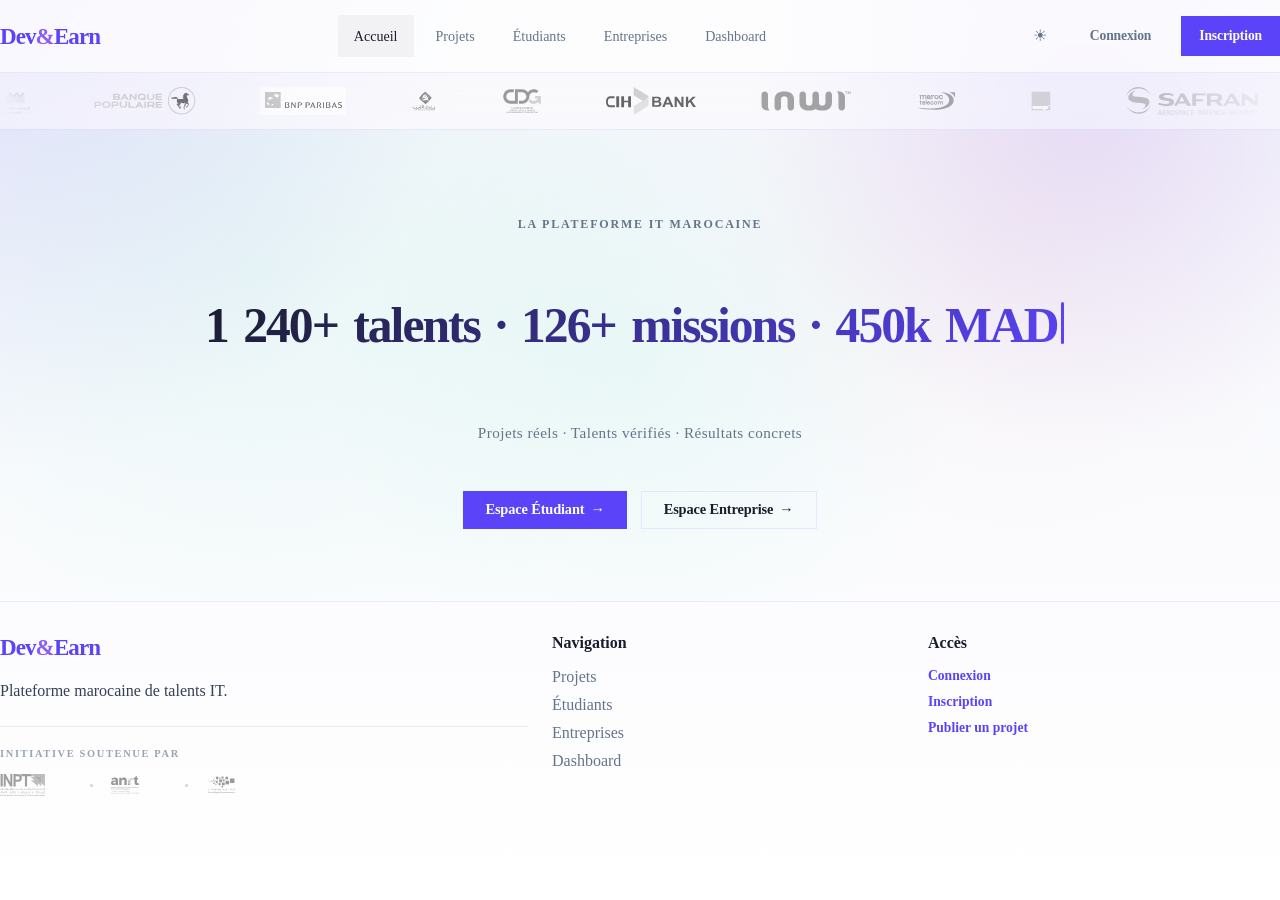
<file: index.html>
<!DOCTYPE html>
<html lang="fr" data-theme="dark">

<head>
  <meta charset="UTF-8" />
  <meta name="viewport" content="width=device-width, initial-scale=1.0" />
  <title>DevEarn — Talents IT &amp; projets réels</title>
  <meta name="description"
    content="DevEarn connecte les étudiants IT et les entreprises autour de missions réelles et rémunérées." />
  <link rel="preconnect" href="https://fonts.googleapis.com" />
  <link rel="preconnect" href="https://fonts.gstatic.com" crossorigin />
  <link href="https://fonts.googleapis.com/css2?family=Inter:wght@300;400;500;600;700;800&display=swap"
    rel="stylesheet" />
  <style>
    /* Private Dashboard Mode */
    body.is-logged-in #projects-section .page-hero,
    body.is-logged-in #students-section .page-hero {
      display: none !important;
    }

    body.is-logged-in #projects-section,
    body.is-logged-in #students-section {
      padding-top: 100px;
    }
  </style>
  <link rel="stylesheet" href="./css/global.css" />
  <link rel="stylesheet" href="./css/home.css" />
</head>

<body class="home-page">
  <a href="#main-content" class="skip-link">Aller au contenu principal</a>

  <header class="site-header">
    <div class="container header-inner">
      <a href="./index.html" class="brand" aria-label="Accueil DevEarn">
        <span class="brand-mark" aria-hidden="true">
          <span class="brand-dev">Dev</span><span class="brand-amp">&amp;</span><span class="brand-earn">Earn</span>
        </span>
      </a>
      <nav class="main-nav" aria-label="Navigation principale">
        <button class="nav-toggle" type="button" aria-label="Ouvrir le menu">
          <span></span><span></span><span></span>
        </button>
        <ul class="nav-list">
          <li><a href="#accueil" class="is-current">Accueil</a></li>
          <li><a href="#projects">Projets</a></li>
          <li><a href="#students">Étudiants</a></li>
          <li><a href="#clients">Entreprises</a></li>
          <li><a href="#dashboard">Dashboard</a></li>
        </ul>
      </nav>
      <div class="header-actions">
        <button class="theme-toggle" type="button" aria-label="Basculer le thème">
          <span class="theme-toggle-icon">◐</span>
        </button>
        <button type="button" class="btn btn-ghost" id="nav-login-btn" data-open-modal="login-modal">Connexion</button>
        <button type="button" class="btn btn-primary" id="nav-register-btn" data-open-modal="register-modal">Inscription</button>
      </div>
    </div>
  </header>

  <main id="main-content">

    <!-- 1. ACCUEIL SECTION -->
    <div id="accueil-section" class="app-section is-active">
      <!-- MARQUEE ENTREPRISES EN HAUT AVEC MOUVEMENT GAUCHE VERS DROITE INFINI -->
      <section class="partners-section top-marquee" aria-label="Entreprises partenaires">
        <div class="marquee-wrapper">
          <div class="marquee-track marquee-right">
            <div class="marquee-content">
              <img src="./assets/images/ENTR/Attijariwafa Bank.svg" alt="Attijariwafa Bank" class="partner-logo" />
              <img src="./assets/images/ENTR/BCP  Banque Populaire du Maroc.svg" alt="Banque Populaire"
                class="partner-logo" />
              <img src="./assets/images/ENTR/BNP Paribas.svg" alt="BNP Paribas" class="partner-logo" />
              <img src="./assets/images/ENTR/Bank al maghrib بنك المغرب.svg" alt="Bank Al Maghrib"
                class="partner-logo" />
              <img src="./assets/images/ENTR/CDG.svg" alt="CDG" class="partner-logo" />
              <img src="./assets/images/ENTR/CIH Bank.svg" alt="CIH Bank" class="partner-logo" />
              <img src="./assets/images/ENTR/Inwi.svg" alt="Inwi" class="partner-logo" />
              <img src="./assets/images/ENTR/Maroc Telecom Logo (2025).svg" alt="Maroc Telecom" class="partner-logo" />
              <img src="./assets/images/ENTR/Orange.svg" alt="Orange" class="partner-logo" />
              <img src="./assets/images/ENTR/Safran.svg" alt="Safran" class="partner-logo" />
              <img src="./assets/images/ENTR/bank of africa logo.svg" alt="Bank of Africa" class="partner-logo" />
              <img src="./assets/images/ENTR/cfg bank.svg" alt="CFG Bank" class="partner-logo" />
              <img src="./assets/images/ENTR/TGCC.svg" alt="TGCC" class="partner-logo" />
              <img src="./assets/images/ENTR/Dsys Maroc.svg" alt="Dsys Maroc" class="partner-logo" />
              <img src="./assets/images/ENTR/Socotec.svg" alt="Socotec" class="partner-logo" />
            </div>
            <!-- Duplicate for seamless loop -->
            <div class="marquee-content" aria-hidden="true">
              <img src="./assets/images/ENTR/Attijariwafa Bank.svg" alt="" class="partner-logo" />
              <img src="./assets/images/ENTR/BCP  Banque Populaire du Maroc.svg" alt="" class="partner-logo" />
              <img src="./assets/images/ENTR/BNP Paribas.svg" alt="" class="partner-logo" />
              <img src="./assets/images/ENTR/Bank al maghrib بنك المغرب.svg" alt="" class="partner-logo" />
              <img src="./assets/images/ENTR/CDG.svg" alt="" class="partner-logo" />
              <img src="./assets/images/ENTR/CIH Bank.svg" alt="" class="partner-logo" />
              <img src="./assets/images/ENTR/Inwi.svg" alt="" class="partner-logo" />
              <img src="./assets/images/ENTR/Maroc Telecom Logo (2025).svg" alt="" class="partner-logo" />
              <img src="./assets/images/ENTR/Orange.svg" alt="" class="partner-logo" />
              <img src="./assets/images/ENTR/Safran.svg" alt="" class="partner-logo" />
              <img src="./assets/images/ENTR/bank of africa logo.svg" alt="" class="partner-logo" />
              <img src="./assets/images/ENTR/cfg bank.svg" alt="" class="partner-logo" />
              <img src="./assets/images/ENTR/TGCC.svg" alt="" class="partner-logo" />
              <img src="./assets/images/ENTR/Dsys Maroc.svg" alt="" class="partner-logo" />
              <img src="./assets/images/ENTR/Socotec.svg" alt="" class="partner-logo" />
            </div>
          </div>
        </div>
      </section>

      <!-- HERO -->
      <section class="hero-section">
        <div class="hero-backdrop"></div>
        <div class="container hero-content-centered">
          <p class="hero-eyebrow">La plateforme IT marocaine</p>
          <div class="hero-typed-box">
            <div class="hero-slogan-wrap">
              <div class="hero-slogan-line">
                <h1 id="typed-slogan" class="typed-slogan"></h1>
                <div id="hero-logos-container" class="hero-powered-logos" aria-hidden="true">
                  <span class="hero-inline-logo-wrap">
                    <img src="./assets/images/INPT.svg" alt="INPT" class="hero-inline-logo" />
                  </span>
                  <span class="hero-logo-sep">×</span>
                  <span class="hero-inline-logo-wrap">
                    <img src="./assets/images/ANRT.svg" alt="ANRT" class="hero-inline-logo" />
                  </span>
                  <span class="hero-logo-sep">×</span>
                  <span class="hero-inline-logo-wrap hero-inline-logo-wide">
                    <img src="./assets/images/Centre régional d'investissement - Maroc.svg" alt="CRI Maroc"
                      class="hero-inline-logo" />
                  </span>
                </div>
              </div>
            </div>
          </div>
          <p class="hero-subtitle">Projets réels · Talents vérifiés · Résultats concrets</p>
          <div class="hero-actions">
            <button type="button" class="btn-hero" data-nav-to="students">
              Espace Étudiant
              <span class="btn-hero-arrow">→</span>
            </button>
            <button type="button" class="btn-hero btn-hero-outline" data-nav-to="clients">
              Espace Entreprise
              <span class="btn-hero-arrow">→</span>
            </button>
          </div>
        </div>
      </section>
    </div>

    <!-- 2. PROJECTS SECTION -->
    <div id="projects-section" class="app-section">
      <!-- HERO PROJETS -->
      <section class="page-hero">
        <div class="container page-hero-inner">
          <p class="page-hero-eyebrow">Projets disponibles</p>
          <div class="page-typed-box">
            <h1 id="typed-projects" class="page-typed-slogan"
              data-typed-phrase="Des missions réelles pour des talents d'exception."></h1>
          </div>
          <p class="page-hero-sub">Filtrez par catégorie ou niveau · Postulez en un clic · Commencez à gagner dès
            maintenant.</p>

          <!-- Action Buttons -->
          <div class="hero-actions">
            <button type="button" class="btn-hero" data-open-modal="post-project-modal">
              Déposer un projet
              <span class="btn-hero-arrow">→</span>
            </button>
            <button type="button" class="btn-hero btn-hero-outline scroll-trigger" data-scroll-to="projects-content">
              Découvrir les projets disponibles
            </button>
          </div>

          <div class="kpi-strip-grid" style="width: 100%; margin-top: 12px;">
            <div class="kpi-strip-card">
              <strong class="kpi-strip-val count-up" data-target="126" data-suffix="+">0</strong>
              <span class="kpi-strip-label">Projets actifs</span>
            </div>
            <div class="kpi-strip-sep"></div>
            <div class="kpi-strip-card">
              <strong class="kpi-strip-val count-up" data-target="22" data-suffix="k MAD">0</strong>
              <span class="kpi-strip-label">Budget moyen</span>
            </div>
            <div class="kpi-strip-sep"></div>
            <div class="kpi-strip-card">
              <strong class="kpi-strip-val count-up" data-target="93" data-suffix="%">0</strong>
              <span class="kpi-strip-label">Taux de succès</span>
            </div>
            <div class="kpi-strip-sep"></div>
            <div class="kpi-strip-card">
              <strong class="kpi-strip-val count-up" data-target="4.8" data-decimals="1" data-suffix=" j">0</strong>
              <span class="kpi-strip-label">Délai de match moyen</span>
            </div>
            <div class="kpi-strip-sep"></div>
            <div class="kpi-strip-card">
              <strong class="kpi-strip-val count-up" data-target="482" data-suffix="+">0</strong>
              <span class="kpi-strip-label">Projets complétés</span>
            </div>
          </div>
        </div>
      </section>

      <!-- FILTRES -->
      <section id="projects-content" class="filters-section" style="padding-bottom: 24px;">
        <div class="container">
          <div class="filters-bar">
            <div class="filters-group">
              <button class="filter-chip is-active" data-filter="all">Tous</button>
              <button class="filter-chip" data-filter="web">Web</button>
              <button class="filter-chip" data-filter="data">Data / IA</button>
              <button class="filter-chip" data-filter="design">Design UI/UX</button>
              <button class="filter-chip" data-filter="cyber">Cybersécurité</button>
              <button class="filter-chip" data-filter="automation">Automatisation</button>
            </div>
            <div class="filters-group">
              <button class="filter-chip level-chip is-active" data-level="all">Tous niveaux</button>
              <button class="filter-chip level-chip" data-level="junior">Junior</button>
              <button class="filter-chip level-chip" data-level="intermediate">Intermédiaire</button>
              <button class="filter-chip level-chip" data-level="advanced">Avancé</button>
            </div>
          </div>
          <span class="results-counter" id="results-counter">10 projets affichés</span>
        </div>
      </section>

      <!-- GRILLE PROJETS -->
      <section class="trending-projects" style="padding-bottom: 80px;">
        <div class="container">
          <div class="projects-grid" id="projects-grid">
            <div style="grid-column: 1/-1; text-align:center; padding: 40px; color: var(--text-muted);">Chargement des missions...</div>
          </div>
        </div>
      </section>
    </div>

    <!-- 3. STUDENTS SECTION -->
    <div id="students-section" class="app-section">
      <!-- HERO ÉTUDIANTS -->
      <section class="page-hero">
        <div class="container page-hero-inner">
          <p class="page-hero-eyebrow">Espace Talents</p>
          <div class="page-typed-box">
            <h1 id="typed-students" class="page-typed-slogan" data-typed-phrase="Votre talent mérite d'être reconnu.">
            </h1>
          </div>
          <p class="page-hero-sub">Découvrez les profils d'étudiants IT les plus performants, notés et recommandés.</p>

          <!-- Action Buttons -->
          <div class="hero-actions">
            <button type="button" class="btn-hero" data-open-modal="register-modal" data-preselect-role="Étudiant">
              S'inscrire en tant qu'étudiant
              <span class="btn-hero-arrow">→</span>
            </button>
            <button type="button" class="btn-hero btn-hero-outline scroll-trigger" data-scroll-to="students-content">
              Découvrir les meilleurs étudiants
            </button>
          </div>

          <div class="kpi-grid" style="margin-top: 12px;">
            <article class="kpi-card glass-card">
              <span class="kpi-label">Étudiants actifs</span>
              <strong class="kpi-value count-up" data-target="1240" data-suffix="+">0</strong>
              <p>Sur l'ensemble du Maroc</p>
            </article>
            <article class="kpi-card glass-card">
              <span class="kpi-label">Note moyenne</span>
              <strong class="kpi-value count-up" data-target="4.88" data-decimals="2" data-suffix=" ★">0</strong>
              <p>Évaluation par les entreprises</p>
            </article>
            <article class="kpi-card glass-card">
              <span class="kpi-label">Projets complétés</span>
              <strong class="kpi-value count-up" data-target="482" data-suffix="+">0</strong>
              <p>Missions réelles validées</p>
            </article>
            <article class="kpi-card glass-card">
              <span class="kpi-label">Taux de réussite</span>
              <strong class="kpi-value count-up" data-target="96.4" data-decimals="1" data-suffix="%">0</strong>
              <p>Livrables acceptés à temps</p>
            </article>
          </div>
        </div>
      </section>

      <!-- CLASSEMENT TABLEAU ÉTUDIANTS -->
      <section id="students-content" class="student-ranking" style="padding-bottom: 80px;">
        <div class="container">
          <div class="panel-card glass-card" style="padding: clamp(20px, 4vw, 32px); border-radius: var(--radius-xl);">
            <div class="panel-header" style="margin-bottom: 24px;">
              <div>
                <span class="section-chip">Classement</span>
                <h2>Top Talents IT Classés par Ratio de Performance</h2>
              </div>
            </div>
            <div class="table-container" style="overflow-x: auto; -webkit-overflow-scrolling: touch;">
              <table class="premium-table">
                <thead>
                  <tr>
                    <th>Rang</th>
                    <th>Étudiant</th>
                    <th>Spécialité</th>
                    <th style="text-align: center;">Projets Réalisés</th>
                    <th style="text-align: center;">Note Globale</th>
                    <th>Badges Actifs</th>
                    <th style="text-align: right;">Score d'XP</th>
                  </tr>
                </thead>
                <tbody id="students-ranking-tbody">
                  <tr>
                    <td style="font-weight: 700; color: var(--primary);">#1</td>
                    <td>
                      <div class="student-row-info">
                        <div class="student-row-avatar">IB</div>
                        <span class="student-row-name">Ilyas Bejja</span>
                      </div>
                    </td>
                    <td>ML Engineer / Data Science</td>
                    <td style="text-align: center; font-weight: 600;">18</td>
                    <td style="text-align: center; color: var(--primary); font-weight: 700;">4.94 ★</td>
                    <td>
                      <span class="badge-tag highlight">Top Rated</span>
                      <span class="badge-tag">NLP Expert</span>
                    </td>
                    <td style="text-align: right; font-weight: 700;">2,420 XP</td>
                  </tr>
                  <tr>
                    <td style="font-weight: 700; color: var(--primary);">#2</td>
                    <td>
                      <div class="student-row-info">
                        <div class="student-row-avatar alt">SA</div>
                        <span class="student-row-name">Salma Ait</span>
                      </div>
                    </td>
                    <td>UX/UI Designer / Product</td>
                    <td style="text-align: center; font-weight: 600;">15</td>
                    <td style="text-align: center; color: var(--primary); font-weight: 700;">4.89 ★</td>
                    <td>
                      <span class="badge-tag highlight">Reliable</span>
                      <span class="badge-tag">Creative</span>
                    </td>
                    <td style="text-align: right; font-weight: 700;">2,150 XP</td>
                  </tr>
                  <tr>
                    <td style="font-weight: 700; color: var(--primary);">#3</td>
                    <td>
                      <div class="student-row-info">
                        <div class="student-row-avatar">YM</div>
                        <span class="student-row-name">Youssef M.</span>
                      </div>
                    </td>
                    <td>Full Stack Dev / Automation</td>
                    <td style="text-align: center; font-weight: 600;">14</td>
                    <td style="text-align: center; color: var(--primary); font-weight: 700;">4.85 ★</td>
                    <td>
                      <span class="badge-tag highlight">Fast Responder</span>
                    </td>
                    <td style="text-align: right; font-weight: 700;">1,980 XP</td>
                  </tr>
                  <tr>
                    <td style="font-weight: 700;">#4</td>
                    <td>
                      <div class="student-row-info">
                        <div class="student-row-avatar alt">KB</div>
                        <span class="student-row-name">Karim Bensalah</span>
                      </div>
                    </td>
                    <td>Cybersécurité Expert</td>
                    <td style="text-align: center; font-weight: 600;">11</td>
                    <td style="text-align: center; color: var(--primary); font-weight: 700;">4.90 ★</td>
                    <td>
                      <span class="badge-tag">Security Star</span>
                    </td>
                    <td style="text-align: right; font-weight: 700;">1,720 XP</td>
                  </tr>
                  <tr>
                    <td style="font-weight: 700;">#5</td>
                    <td>
                      <div class="student-row-info">
                        <div class="student-row-avatar">ST</div>
                        <span class="student-row-name">Sofia Tazi</span>
                      </div>
                    </td>
                    <td>Data Analyst / BI</td>
                    <td style="text-align: center; font-weight: 600;">9</td>
                    <td style="text-align: center; color: var(--primary); font-weight: 700;">4.82 ★</td>
                    <td>
                      <span class="badge-tag">Data Driven</span>
                    </td>
                    <td style="text-align: right; font-weight: 700;">1,450 XP</td>
                  </tr>
                </tbody>
              </table>
            </div>
          </div>
        </div>
      </section>
    </div>

    <!-- 4. ENTREPRISES SECTION -->
    <div id="clients-section" class="app-section">
      <!-- HERO ENTREPRISES -->
      <section class="page-hero">
        <div class="container page-hero-inner">
          <p class="page-hero-eyebrow">Partenaires Tech</p>
          <div class="page-typed-box">
            <h1 id="typed-clients" class="page-typed-slogan"
              data-typed-phrase="Les entreprises qui font confiance à nos talents."></h1>
          </div>
          <p class="page-hero-sub">Découvrez les entreprises leaders classées par volume de projets et étudiants
            engagés.</p>

          <!-- Action Buttons -->
          <div class="hero-actions">
            <button type="button" class="btn-hero" data-open-modal="register-modal"
              data-preselect-role="Client / Entreprise">
              S'inscrire en tant qu'entreprise
              <span class="btn-hero-arrow">→</span>
            </button>
            <button type="button" class="btn-hero btn-hero-outline scroll-trigger" data-scroll-to="clients-content">
              Découvrir les entreprises partenaires
            </button>
          </div>

          <div class="kpi-grid" style="margin-top: 12px;">
            <article class="kpi-card glass-card">
              <span class="kpi-label">Entreprises actives</span>
              <strong class="kpi-value count-up" data-target="85" data-suffix="+">0</strong>
              <p>Banques, Télécoms, Industries</p>
            </article>
            <article class="kpi-card glass-card">
              <span class="kpi-label">Projets publiés</span>
              <strong class="kpi-value count-up" data-target="126" data-suffix="+">0</strong>
              <p>Missions réelles déposées</p>
            </article>
            <article class="kpi-card glass-card">
              <span class="kpi-label">Budget distribué</span>
              <strong class="kpi-value count-up" data-target="1.8" data-decimals="1" data-suffix="M MAD">0</strong>
              <p>Rémunération directe talents</p>
            </article>
            <article class="kpi-card glass-card">
              <span class="kpi-label">Satisfaction</span>
              <strong class="kpi-value count-up" data-target="4.92" data-decimals="2" data-suffix=" ★">0</strong>
              <p>Moyenne globale recruteurs</p>
            </article>
          </div>
        </div>
      </section>

      <!-- TABLEAU ENTREPRISES -->
      <section id="clients-content" class="company-ranking" style="padding-bottom: 80px;">
        <div class="container">
          <div class="panel-card glass-card" style="padding: clamp(20px, 4vw, 32px); border-radius: var(--radius-xl);">
            <div class="panel-header" style="margin-bottom: 24px;">
              <div>
                <span class="section-chip">Partenaires</span>
                <h2>Classement des Entreprises les plus Actives</h2>
              </div>
            </div>
            <div class="table-container" style="overflow-x: auto; -webkit-overflow-scrolling: touch;">
              <table class="premium-table">
                <thead>
                  <tr>
                    <th>Rang</th>
                    <th>Entreprise</th>
                    <th style="text-align: center;">Projets Proposés</th>
                    <th style="text-align: center;">Projets Réalisés</th>
                    <th style="text-align: center;">Étudiants Engagés</th>
                    <th style="text-align: center;">Note Recruteur</th>
                    <th style="text-align: right;">Volume Budget</th>
                  </tr>
                </thead>
                <tbody>
                  <tr>
                    <td style="font-weight: 700; color: var(--primary);">#1</td>
                    <td>
                      <div class="student-row-info">
                        <img src="./assets/images/ENTR/Orange.svg" alt="Orange" style="height: 22px; width: auto;" />
                        <span class="student-row-name">Orange Maroc</span>
                      </div>
                    </td>
                    <td style="text-align: center; font-weight: 600;">12</td>
                    <td style="text-align: center; font-weight: 600;">9</td>
                    <td style="text-align: center; font-weight: 600;">15</td>
                    <td style="text-align: center; color: var(--primary); font-weight: 700;">4.9 ★</td>
                    <td style="text-align: right; font-weight: 700;">220,000 MAD</td>
                  </tr>
                  <tr>
                    <td style="font-weight: 700; color: var(--primary);">#2</td>
                    <td>
                      <div class="student-row-info">
                        <img src="./assets/images/ENTR/Attijariwafa Bank.svg" alt="Attijariwafa"
                          style="height: 22px; width: auto;" />
                        <span class="student-row-name">Attijariwafa Bank</span>
                      </div>
                    </td>
                    <td style="text-align: center; font-weight: 600;">8</td>
                    <td style="text-align: center; font-weight: 600;">6</td>
                    <td style="text-align: center; font-weight: 600;">10</td>
                    <td style="text-align: center; color: var(--primary); font-weight: 700;">4.8 ★</td>
                    <td style="text-align: right; font-weight: 700;">180,000 MAD</td>
                  </tr>
                  <tr>
                    <td style="font-weight: 700; color: var(--primary);">#3</td>
                    <td>
                      <div class="student-row-info">
                        <img src="./assets/images/ENTR/Safran.svg" alt="Safran" style="height: 22px; width: auto;" />
                        <span class="student-row-name">Safran Maroc</span>
                      </div>
                    </td>
                    <td style="text-align: center; font-weight: 600;">6</td>
                    <td style="text-align: center; font-weight: 600;">4</td>
                    <td style="text-align: center; font-weight: 600;">8</td>
                    <td style="text-align: center; color: var(--primary); font-weight: 700;">4.9 ★</td>
                    <td style="text-align: right; font-weight: 700;">150,000 MAD</td>
                  </tr>
                  <tr>
                    <td style="font-weight: 700;">#4</td>
                    <td>
                      <div class="student-row-info">
                        <img src="./assets/images/ENTR/Inwi.svg" alt="Inwi" style="height: 22px; width: auto;" />
                        <span class="student-row-name">Inwi</span>
                      </div>
                    </td>
                    <td style="text-align: center; font-weight: 600;">9</td>
                    <td style="text-align: center; font-weight: 600;">7</td>
                    <td style="text-align: center; font-weight: 600;">12</td>
                    <td style="text-align: center; color: var(--primary); font-weight: 700;">4.7 ★</td>
                    <td style="text-align: right; font-weight: 700;">130,000 MAD</td>
                  </tr>
                  <tr>
                    <td style="font-weight: 700;">#5</td>
                    <td>
                      <div class="student-row-info">
                        <img src="./assets/images/ENTR/CDG.svg" alt="CDG" style="height: 22px; width: auto;" />
                        <span class="student-row-name">CDG</span>
                      </div>
                    </td>
                    <td style="text-align: center; font-weight: 600;">5</td>
                    <td style="text-align: center; font-weight: 600;">4</td>
                    <td style="text-align: center; font-weight: 600;">6</td>
                    <td style="text-align: center; color: var(--primary); font-weight: 700;">4.8 ★</td>
                    <td style="text-align: right; font-weight: 700;">110,000 MAD</td>
                  </tr>
                </tbody>
              </table>
            </div>
          </div>
        </div>
      </section>
    </div>

    <!-- 5. DASHBOARD SECTION -->
    <div id="dashboard-section" class="app-section">
      <!-- HERO DASHBOARD -->
      <section class="page-hero">
        <div class="container page-hero-inner">
          <p class="page-hero-eyebrow">Analytics Cockpit</p>
          <div class="page-typed-box">
            <h1 id="typed-dashboard" class="page-typed-slogan"
              data-typed-phrase="Suivez la croissance et l'impact en temps réel."></h1>
          </div>
          <p class="page-hero-sub">Données en direct concernant l'activité globale, les étudiants et les entreprises
            partenaires.</p>
        </div>
      </section>

      <!-- STATS LIVE -->
      <section class="analytics-kpis" style="padding-bottom: 24px;">
        <div class="container">
          <div class="analytics-kpi-grid">
            <article class="analytics-kpi-card glass-card">
              <span class="kpi-label">Étudiants inscrits</span>
              <strong class="kpi-value count-up" data-target="214" data-suffix="+">0</strong>
              <small class="kpi-trend positive">+18 cette semaine</small>
            </article>
            <article class="analytics-kpi-card glass-card">
              <span class="kpi-label">Projets publiés</span>
              <strong class="kpi-value count-up" data-target="126" data-suffix="+">0</strong>
              <small class="kpi-trend positive">+9 nouveaux</small>
            </article>
            <article class="analytics-kpi-card glass-card">
              <span class="kpi-label">Taux de matching</span>
              <strong class="kpi-value count-up" data-target="87" data-suffix="%">0</strong>
              <small class="kpi-trend positive">Très bon alignement</small>
            </article>
            <article class="analytics-kpi-card glass-card">
              <span class="kpi-label">Livrables validés</span>
              <strong class="kpi-value count-up" data-target="93" data-suffix="%">0</strong>
              <small class="kpi-trend positive">Qualité soutenue</small>
            </article>
          </div>
        </div>
      </section>

      <!-- GRAPHIQUES -->
      <section class="dashboard-main" style="padding-bottom: 80px;">
        <div class="container dashboard-main-grid">

          <div class="dashboard-left">
            <div class="dashboard-card glass-card"
              style="padding: clamp(20px, 4vw, 32px); border-radius: var(--radius-xl);">
              <div class="card-head" style="margin-bottom: 24px;">
                <div>
                  <span class="section-chip">Activité</span>
                  <h2>Croissance des Projets &amp; Étudiants Actifs</h2>
                </div>
                <div class="dashboard-live">Mise à jour live</div>
              </div>

              <!-- SVG Line Chart -->
              <div class="svg-chart-container" style="position: relative; height: 280px; width: 100%;">
                <svg viewBox="0 0 500 240" class="premium-chart-svg"
                  style="width: 100%; height: 100%; overflow: visible;">
                  <defs>
                    <linearGradient id="chartGlow" x1="0" y1="0" x2="0" y2="1">
                      <stop offset="0%" stop-color="var(--primary)" stop-opacity="0.25" />
                      <stop offset="100%" stop-color="var(--primary)" stop-opacity="0.00" />
                    </linearGradient>
                    <linearGradient id="blueGlow" x1="0" y1="0" x2="0" y2="1">
                      <stop offset="0%" stop-color="#4dabf7" stop-opacity="0.20" />
                      <stop offset="100%" stop-color="#4dabf7" stop-opacity="0.00" />
                    </linearGradient>
                  </defs>

                  <!-- Y-Axis Grid Lines -->
                  <line x1="40" y1="30" x2="480" y2="30" stroke="var(--border)" stroke-dasharray="4 4" />
                  <line x1="40" y1="80" x2="480" y2="80" stroke="var(--border)" stroke-dasharray="4 4" />
                  <line x1="40" y1="130" x2="480" y2="130" stroke="var(--border)" stroke-dasharray="4 4" />
                  <line x1="40" y1="180" x2="480" y2="180" stroke="var(--border)" stroke-dasharray="4 4" />

                  <!-- Fill Area (Gradient) -->
                  <path d="M 40 180 Q 140 140 200 120 T 360 80 T 480 40 L 480 180 Z" fill="url(#chartGlow)" />
                  <path d="M 40 180 Q 140 160 200 150 T 360 110 T 480 80 L 480 180 Z" fill="url(#blueGlow)" />

                  <!-- Primary Line (Projects) -->
                  <path d="M 40 180 Q 140 140 200 120 T 360 80 T 480 40" fill="none" stroke="var(--primary)"
                    stroke-width="3" stroke-linecap="round" />

                  <!-- Secondary Line (Students) -->
                  <path d="M 40 180 Q 140 160 200 150 T 360 110 T 480 80" fill="none" stroke="#4dabf7"
                    stroke-width="2.5" stroke-dasharray="5 5" stroke-linecap="round" />

                  <!-- Data Dots (Projects) -->
                  <circle cx="40" cy="180" r="4.5" fill="#030305" stroke="var(--primary)" stroke-width="2.5" />
                  <circle cx="150" cy="138" r="4.5" fill="#030305" stroke="var(--primary)" stroke-width="2.5" />
                  <circle cx="260" cy="110" r="4.5" fill="#030305" stroke="var(--primary)" stroke-width="2.5" />
                  <circle cx="370" cy="78" r="4.5" fill="#030305" stroke="var(--primary)" stroke-width="2.5" />
                  <circle cx="480" cy="40" r="4.5" fill="#030305" stroke="var(--primary)" stroke-width="2.5" />

                  <!-- Labels -->
                  <text x="40" y="205" fill="var(--text-muted)" font-size="10" font-weight="600" text-anchor="middle"
                    font-family="var(--font-body)">Jan</text>
                  <text x="150" y="205" fill="var(--text-muted)" font-size="10" font-weight="600" text-anchor="middle"
                    font-family="var(--font-body)">Fév</text>
                  <text x="260" y="205" fill="var(--text-muted)" font-size="10" font-weight="600" text-anchor="middle"
                    font-family="var(--font-body)">Mar</text>
                  <text x="370" y="205" fill="var(--text-muted)" font-size="10" font-weight="600" text-anchor="middle"
                    font-family="var(--font-body)">Avr</text>
                  <text x="480" y="205" fill="var(--text-muted)" font-size="10" font-weight="600" text-anchor="middle"
                    font-family="var(--font-body)">Mai</text>

                  <!-- Y labels -->
                  <text x="30" y="183" fill="var(--text-muted)" font-size="9" font-weight="600" text-anchor="end"
                    font-family="var(--font-body)">0</text>
                  <text x="30" y="133" fill="var(--text-muted)" font-size="9" font-weight="600" text-anchor="end"
                    font-family="var(--font-body)">40</text>
                  <text x="30" y="83" fill="var(--text-muted)" font-size="9" font-weight="600" text-anchor="end"
                    font-family="var(--font-body)">80</text>
                  <text x="30" y="33" fill="var(--text-muted)" font-size="9" font-weight="600" text-anchor="end"
                    font-family="var(--font-body)">120</text>
                </svg>
              </div>
              <div class="chart-custom-legend"
                style="display: flex; gap: 20px; justify-content: center; margin-top: 16px;">
                <span
                  style="display: inline-flex; align-items: center; gap: 8px; font-size: 0.85rem; color: var(--text-soft); font-weight: 600;">
                  <span
                    style="width: 12px; height: 3px; background: var(--primary); display: inline-block; border-radius: 2px;"></span>
                  Projets publiés
                </span>
                <span
                  style="display: inline-flex; align-items: center; gap: 8px; font-size: 0.85rem; color: var(--text-soft); font-weight: 600;">
                  <span
                    style="width: 12px; height: 3px; background: #4dabf7; display: inline-block; border-radius: 2px; border-top: 1px dashed #fff;"></span>
                  Étudiants actifs
                </span>
              </div>
            </div>

            <div class="dashboard-card glass-card"
              style="padding: clamp(20px, 4vw, 32px); border-radius: var(--radius-xl);">
              <div class="card-head" style="margin-bottom: 24px;">
                <div>
                  <span class="section-chip">Domaines</span>
                  <h2>Répartition Thématique des Projets</h2>
                </div>
              </div>

              <div class="donut-chart-layout"
                style="display: flex; flex-wrap: wrap; gap: 32px; align-items: center; justify-content: center;">
                <!-- SVG Donut -->
                <div style="flex-shrink: 0; display: flex; justify-content: center; width: 160px; height: 160px;">
                  <svg viewBox="0 0 200 200" class="premium-donut-svg" style="width: 100%; height: 100%;">
                    <circle cx="100" cy="100" r="70" fill="none" stroke="var(--border)" stroke-width="18" />
                    <!-- Web (40% - 175.9 length) -->
                    <circle cx="100" cy="100" r="70" fill="none" stroke="var(--primary)" stroke-width="18"
                      stroke-dasharray="175.9 439.8" stroke-dashoffset="0" transform="rotate(-90 100 100)"
                      stroke-linecap="round" />
                    <!-- Data/IA (30% - 131.9 length) -->
                    <circle cx="100" cy="100" r="70" fill="none" stroke="#ff922b" stroke-width="18"
                      stroke-dasharray="131.9 439.8" stroke-dashoffset="-175.9" transform="rotate(-90 100 100)"
                      stroke-linecap="round" />
                    <!-- Design UI/UX (15% - 66 length) -->
                    <circle cx="100" cy="100" r="70" fill="none" stroke="#4dabf7" stroke-width="18"
                      stroke-dasharray="66.0 439.8" stroke-dashoffset="-307.8" transform="rotate(-90 100 100)"
                      stroke-linecap="round" />
                    <!-- Cybersécurité (10% - 44 length) -->
                    <circle cx="100" cy="100" r="70" fill="none" stroke="#ff4b6b" stroke-width="18"
                      stroke-dasharray="44.0 439.8" stroke-dashoffset="-373.8" transform="rotate(-90 100 100)"
                      stroke-linecap="round" />
                    <!-- Automatisation (5% - 22 length) -->
                    <circle cx="100" cy="100" r="70" fill="none" stroke="#9c36b5" stroke-width="18"
                      stroke-dasharray="22.0 439.8" stroke-dashoffset="-417.8" transform="rotate(-90 100 100)"
                      stroke-linecap="round" />

                    <text x="100" y="96" text-anchor="middle" dominant-baseline="middle" fill="var(--text)"
                      font-size="20" font-weight="800" font-family="var(--font-body)">126</text>
                    <text x="100" y="116" text-anchor="middle" dominant-baseline="middle" fill="var(--text-muted)"
                      font-size="9" font-weight="700" letter-spacing="1" font-family="var(--font-body)">PROJETS</text>
                  </svg>
                </div>
                <!-- Legend -->
                <div class="donut-legend" style="flex: 1; min-width: 200px;">
                  <div class="legend-row">
                    <span class="legend-dot green"></span>
                    <span class="legend-label">Développement Web</span>
                    <span class="legend-pct">40%</span>
                  </div>
                  <div class="legend-row">
                    <span class="legend-dot orange"></span>
                    <span class="legend-label">Data / IA</span>
                    <span class="legend-pct">30%</span>
                  </div>
                  <div class="legend-row">
                    <span class="legend-dot blue"></span>
                    <span class="legend-label">Design UI/UX</span>
                    <span class="legend-pct">15%</span>
                  </div>
                  <div class="legend-row">
                    <span class="legend-dot red"></span>
                    <span class="legend-label">Cybersécurité</span>
                    <span class="legend-pct">10%</span>
                  </div>
                  <div class="legend-row">
                    <span class="legend-dot purple" style="background: #9c36b5;"></span>
                    <span class="legend-label">Automatisation</span>
                    <span class="legend-pct">5%</span>
                  </div>
                </div>
              </div>

            </div>

          </div>

          <aside class="dashboard-right">

            <div class="dashboard-card glass-card"
              style="padding: clamp(20px, 4vw, 32px); border-radius: var(--radius-xl);">
              <div class="card-head" style="margin-bottom: 24px;">
                <div>
                  <span class="section-chip">Matching</span>
                  <h2>Indicateurs de Performance</h2>
                </div>
              </div>

              <div class="progress-block">
                <div class="progress-meta"><span>Vitesse de contractualisation</span><span>92%</span></div>
                <div class="progress-bar"><span style="width: 92%"></span></div>
              </div>
              <div class="progress-block">
                <div class="progress-meta"><span>Rétention des entreprises</span><span>84%</span></div>
                <div class="progress-bar"><span style="width: 84%"></span></div>
              </div>
              <div class="progress-block">
                <div class="progress-meta"><span>Satisfaction étudiants</span><span>95%</span></div>
                <div class="progress-bar"><span style="width: 95%"></span></div>
              </div>
            </div>

            <div class="dashboard-card glass-card"
              style="padding: clamp(20px, 4vw, 32px); border-radius: var(--radius-xl);">
              <div class="card-head" style="margin-bottom: 24px;">
                <div>
                  <span class="section-chip">Volume financier</span>
                  <h2>Financements Distribués</h2>
                </div>
              </div>

              <div class="finance-status" style="text-align: center; padding: 12px 0;">
                <div style="font-size: 2.2rem; font-weight: 800; color: var(--primary);">450,000 MAD</div>
                <div style="font-size: 0.85rem; color: var(--text-muted); font-weight: 600; margin-top: 4px;">Volume de
                  transactions du mois courant</div>
              </div>

              <div
                style="border-top: 1px solid var(--border); padding-top: 16px; margin-top: 16px; display: flex; justify-content: space-between; font-size: 0.88rem;">
                <span style="color: var(--text-muted); font-weight: 500;">Commission moyenne</span>
                <span style="color: var(--text); font-weight: 700;">10%</span>
              </div>
              <div style="display: flex; justify-content: space-between; font-size: 0.88rem; margin-top: 8px;">
                <span style="color: var(--text-muted); font-weight: 500;">Délai moyen de versement</span>
                <span style="color: var(--text); font-weight: 700;">48h après validation</span>
              </div>
            </div>

          </aside>

        </div>
      </section>
    </div>

    <!-- 6. CLIENT DASHBOARD SECTION (Re-vamped) -->
    <div id="client-hub-section" class="app-section">
      <section class="page-hero">
        <div class="container page-hero-inner">
          <p class="page-hero-eyebrow">Espace Entreprise</p>
          <div class="page-typed-box">
            <h1 class="page-typed-slogan" style="display: block;" id="client-welcome-msg">Bienvenue sur votre espace,
              [Client]</h1>
          </div>
          <p class="page-hero-sub">Gérez vos projets en cours, recrutez des talents vérifiés et suivez vos budgets.</p>
        </div>
      </section>

      <section class="analytics-kpis" style="padding-bottom: 24px;">
        <div class="container">
          <div class="analytics-kpi-grid">
            <article class="analytics-kpi-card glass-card">
              <span class="kpi-label">Projets Actifs</span>
              <strong class="kpi-value count-up" id="client-kpi-active" data-target="0">0</strong>
            </article>
            <article class="analytics-kpi-card glass-card">
              <span class="kpi-label">Candidatures Reçues</span>
              <strong class="kpi-value count-up" id="client-kpi-apps" data-target="0">0</strong>
              <small class="kpi-trend positive" style="display:none;" id="client-kpi-apps-trend">+x nouvelles</small>
            </article>
            <article class="analytics-kpi-card glass-card">
              <span class="kpi-label">Budget Alloué</span>
              <strong class="kpi-value count-up" id="client-kpi-budget" data-target="0" data-suffix=" MAD">0
                MAD</strong>
            </article>
            <article class="analytics-kpi-card glass-card">
              <span class="kpi-label">Projets Terminés</span>
              <strong class="kpi-value count-up" id="client-kpi-completed" data-target="0">0</strong>
            </article>
          </div>
        </div>
      </section>

      <section class="dashboard-main" style="padding-bottom: 80px;">
        <div class="container">
          <div class="dashboard-card glass-card"
            style="padding: clamp(20px, 4vw, 32px); border-radius: var(--radius-xl);">
            <div class="card-head"
              style="margin-bottom: 24px; display: flex; justify-content: space-between; align-items: center;">
              <div>
                <span class="section-chip">Vos Projets</span>
                <h2>Gérez vos offres et candidatures</h2>
              </div>
              <button class="btn-hero" data-open-modal="post-project-modal">Publier un projet <span
                  class="btn-hero-arrow">→</span></button>
            </div>

            <div style="overflow-x: auto;">
              <table class="premium-table">
                <thead>
                  <tr>
                    <th>Projet</th>
                    <th>Catégorie</th>
                    <th>Budget</th>
                    <th>Date</th>
                    <th>Statut</th>
                    <th>Action</th>
                  </tr>
                </thead>
                <tbody id="client-projects-table-body">
                  <!-- Dynamically populated -->
                </tbody>
              </table>
              <div id="client-projects-empty"
                style="text-align: center; padding: 40px 0; color: var(--text-muted); display: none;">
                Vous n'avez pas encore publié de projets.
              </div>
            </div>
          </div>
        </div>
      </section>
    </div>

    <!-- 7. STUDENT HUB SECTION -->
    <div id="student-hub-section" class="app-section">
      <section class="page-hero">
        <div class="container page-hero-inner">
          <p class="page-hero-eyebrow">Mon Hub Talent</p>
          <div class="page-typed-box">
            <h1 class="page-typed-slogan" style="display: block;" id="student-welcome-msg">Bonjour, [Etudiant]</h1>
          </div>
          <p class="page-hero-sub">Prêt(e) à décrocher votre prochaine mission ? Voici les opportunités qui matchent
            avec votre profil.</p>

          <div class="hero-actions">
            <button type="button" class="btn-hero" data-nav-to="my-applications">
              Mes Candidatures
            </button>
            <button type="button" class="btn-hero btn-hero-outline" data-nav-to="projects">
              Voir toutes les missions
              <span class="btn-hero-arrow">→</span>
            </button>
          </div>
        </div>
      </section>

      <section class="analytics-kpis" style="padding-bottom: 24px;">
        <div class="container">
          <div class="analytics-kpi-grid">
            <article class="analytics-kpi-card glass-card">
              <span class="kpi-label">Projets postulés</span>
              <strong class="kpi-value" id="student-kpi-applied">0</strong>
            </article>
            <article class="analytics-kpi-card glass-card">
              <span class="kpi-label">Missions actives</span>
              <strong class="kpi-value" id="student-kpi-active">0</strong>
            </article>
            <article class="analytics-kpi-card glass-card"
              style="border-image: linear-gradient(135deg, var(--primary) 0%, transparent 100%) 1;">
              <span class="kpi-label">Score d'Expérience (XP)</span>
              <strong class="kpi-value" style="color: var(--primary);" id="student-kpi-xp">150 XP</strong>
              <div class="progress-block" style="margin-top: 10px;">
                <div class="progress-bar" style="height: 4px;"><span style="width: 15%"></span></div>
              </div>
            </article>
          </div>
        </div>
      </section>

      <!-- PROFIL CARD + MESSAGERIE HUB -->
      <section class="dashboard-main" style="padding-bottom: 80px;">
        <div class="container" style="display: grid; grid-template-columns: 1fr 1fr; gap: 24px; align-items: start;">
          <!-- Profile Card -->
          <div class="dashboard-card glass-card" id="student-profile-card"
            style="padding: clamp(20px, 4vw, 32px); border-radius: var(--radius-xl);">
            <!-- populated by student-hub.js -->
          </div>
          <!-- Messagerie Card -->
          <div class="dashboard-card glass-card"
            style="padding: clamp(20px, 4vw, 32px); border-radius: var(--radius-xl);">
            <div class="card-head" style="margin-bottom: 20px; display: flex; justify-content: space-between; align-items: center;">
              <div>
                <span class="section-chip" style="display: inline-flex; align-items: center; gap: 6px;">
                  <img src="./assets/icons/messages-2-svgrepo-com.svg" style="height: 14px; width: 14px; filter: invert(1);" alt="" />
                  Messagerie
                </span>
                <h2 style="margin-top: 8px;">Mes Conversations</h2>
              </div>
              <span id="student-msg-badge" style="display:none; background:var(--danger); color:#fff; border-radius:50%; width:22px; height:22px; font-size:0.75rem; display:flex; align-items:center; justify-content:center; font-weight:800;">!</span>
            </div>
            <div id="student-inbox-preview" style="display: flex; flex-direction: column; gap: 10px;">
              <div style="text-align:center; padding: 30px; color: var(--text-muted); font-size: 0.9rem;">
                <div style="margin-bottom: 8px;">
                  <img src="./assets/icons/messages-2-svgrepo-com.svg" style="height: 24px; width: 24px; opacity: 0.5; filter: invert(1);" alt="" />
                </div>
                Chargement des conversations...
              </div>
            </div>
            <button type="button" class="btn btn-outline" onclick="if(window.openModal) window.openModal('inbox-modal')" style="width: 100%; margin-top: 16px;">Voir toutes les conversations →</button>
          </div>
        </div>
      </section>
    </div>

    <!-- 8. MY APPLICATIONS SECTION (Student) -->
    <div id="my-applications-section" class="app-section">
      <section class="page-hero" style="padding: 60px 0 40px;">
        <div class="container">
          <h2>Mes Candidatures</h2>
          <p style="color: var(--text-soft);">Suivez l'état de vos demandes auprès des entreprises.</p>
        </div>
      </section>

      <section class="dashboard-main" style="padding-bottom: 80px;">
        <div class="container">
          <div class="dashboard-card glass-card"
            style="padding: clamp(20px, 4vw, 32px); border-radius: var(--radius-xl);">
            <div style="overflow-x: auto;">
              <table class="premium-table">
                <thead>
                  <tr>
                    <th>Projet</th>
                    <th>Catégorie</th>
                    <th>Budget Proposé</th>
                    <th>Date de candidature</th>
                    <th>Statut</th>
                  </tr>
                </thead>
                <tbody id="student-applications-tbody">
                  <!-- JS Populated -->
                </tbody>
              </table>
              <div id="student-applications-empty"
                style="text-align: center; padding: 40px 0; color: var(--text-muted); display: none;">
                Vous n'avez pas encore postulé à un projet. Allez dans le hub pour en trouver un !
              </div>
            </div>
          </div>
        </div>
      </section>
    </div>

    <!-- 9. PROJECT APPLICATIONS (Client View) -->
    <div id="project-applications-section" class="app-section">
      <section class="page-hero" style="padding: 60px 0 40px;">
        <div class="container">
          <button class="btn btn-outline btn-sm" style="margin-bottom: 16px;" data-nav-to="client-hub">← Retour au
            dashboard</button>
          <h2 id="project-app-view-title">Candidatures pour le projet</h2>
          <p style="color: var(--text-soft);">Gérez les talents qui souhaitent travailler sur votre mission.</p>
        </div>
      </section>

      <section class="dashboard-main" style="padding-bottom: 80px;">
        <div class="container">
          <div class="dashboard-card glass-card"
            style="padding: clamp(20px, 4vw, 32px); border-radius: var(--radius-xl);">
            <div style="overflow-x: auto;">
              <table class="premium-table">
                <thead>
                  <tr>
                    <th>Talent</th>
                    <th>Email de contact</th>
                    <th>Date</th>
                    <th>Message / Motivation</th>
                    <th>Statut actuel</th>
                    <th>Actions</th>
                  </tr>
                </thead>
                <tbody id="client-project-apps-tbody">
                  <!-- JS Populated -->
                </tbody>
              </table>
              <div id="client-project-apps-empty"
                style="text-align: center; padding: 40px 0; color: var(--text-muted); display: none;">
                Aucune candidature reçue pour le moment.
              </div>
            </div>
          </div>
        </div>
      </section>
    </div>

    <!-- 10. LAUREATE HUB SECTION -->
    <div id="laureate-hub-section" class="app-section">
      <section class="page-hero">
        <div class="container page-hero-inner">
          <p class="page-hero-eyebrow">Espace Lauréat / Mentor</p>
          <div class="page-typed-box">
            <h1 class="page-typed-slogan" style="display: block;" id="laureate-welcome-msg">Bienvenue, [Lauréat]</h1>
          </div>
          <p class="page-hero-sub">Partagez votre expérience, mentorez les étudiants ou proposez vos propres projets.</p>
          
          <div class="hero-actions">
            <button type="button" class="btn-hero" data-open-modal="post-project-modal">
              Proposer un projet
            </button>
            <button type="button" class="btn-hero btn-hero-outline scroll-trigger" data-scroll-to="laureate-projects">
              Gérer mes projets
            </button>
          </div>
        </div>
      </section>

      <section class="analytics-kpis" style="padding-bottom: 24px;">
        <div class="container">
          <div class="analytics-kpi-grid">
            <article class="analytics-kpi-card glass-card">
              <span class="kpi-label">Projets proposés</span>
              <strong class="kpi-value count-up" id="laureate-kpi-active" data-target="0">0</strong>
            </article>
            <article class="analytics-kpi-card glass-card">
              <span class="kpi-label">Candidatures reçues</span>
              <strong class="kpi-value count-up" id="laureate-kpi-apps" data-target="0">0</strong>
            </article>
            <article class="analytics-kpi-card glass-card">
              <span class="kpi-label">Score d'Impact</span>
              <strong class="kpi-value" style="color: var(--primary);" id="laureate-kpi-xp">0 XP</strong>
            </article>
          </div>
        </div>
      </section>

      <section id="laureate-projects" class="dashboard-main" style="padding-bottom: 80px;">
        <div class="container">
          <div class="dashboard-card glass-card" style="padding: clamp(20px, 4vw, 32px); border-radius: var(--radius-xl);">
            <div class="card-head" style="margin-bottom: 24px; display: flex; justify-content: space-between; align-items: center;">
              <div>
                <span class="section-chip">Vos Projets / Mentorats</span>
                <h2>Gérez vos offres et talents accompagnés</h2>
              </div>
            </div>

            <div style="overflow-x: auto;">
              <table class="premium-table">
                <thead>
                  <tr>
                    <th>Projet / Sujet</th>
                    <th>Catégorie</th>
                    <th>Date</th>
                    <th>Statut</th>
                    <th>Action</th>
                  </tr>
                </thead>
                <tbody id="laureate-projects-tbody">
                  <!-- Dynamically populated -->
                </tbody>
              </table>
              <div id="laureate-projects-empty" style="text-align: center; padding: 40px 0; color: var(--text-muted); display: none;">
                Vous n'avez pas encore proposé de projets.
              </div>
            </div>
          </div>
        </div>
      </section>
    </div>

  </main>

  <footer class="site-footer">
    <div class="container footer-inner">
      <div class="footer-brand">
        <a href="./index.html" class="brand footer-brand-link" aria-label="Accueil DevEarn">
          <span class="brand-mark" aria-hidden="true">
            <span class="brand-dev">Dev</span><span class="brand-amp">&amp;</span><span class="brand-earn">Earn</span>
          </span>
        </a>
        <p>Plateforme marocaine de talents IT.</p>
        <div class="footer-institutional" aria-label="Partenaires institutionnels">
          <p class="footer-institutional-label">Initiative soutenue par</p>
          <div class="footer-partners-row">
            <div class="footer-partner-mark footer-partner-mark--inpt">
              <img src="./assets/images/INPT.svg" alt="INPT" width="72" height="22" loading="lazy" decoding="async" />
            </div>
            <span class="footer-partner-dot" aria-hidden="true"></span>
            <div class="footer-partner-mark footer-partner-mark--anrt">
              <img src="./assets/images/ANRT.svg" alt="ANRT" width="56" height="18" loading="lazy" decoding="async" />
            </div>
            <span class="footer-partner-dot" aria-hidden="true"></span>
            <div class="footer-partner-mark footer-partner-mark--cri">
              <img src="./assets/images/Centre régional d'investissement - Maroc.svg" alt="CRI Maroc" width="84" height="22" loading="lazy" decoding="async" />
            </div>
          </div>
        </div>
      </div>
      <div class="footer-links-group">
        <span class="footer-title">Navigation</span>
        <a href="#projects" data-nav-to="projects">Projets</a>
        <a href="#students" data-nav-to="students">Étudiants</a>
        <a href="#clients" data-nav-to="clients">Entreprises</a>
        <a href="#dashboard" data-nav-to="dashboard">Dashboard</a>
      </div>
      <div class="footer-links-group">
        <span class="footer-title">Accès</span>
        <button type="button" class="text-link-sm" style="text-align: left;"
          data-open-modal="login-modal">Connexion</button>
        <button type="button" class="text-link-sm" style="text-align: left;"
          data-open-modal="register-modal">Inscription</button>
        <button type="button" class="text-link-sm" style="text-align: left;"
          data-open-modal="post-project-modal">Publier un projet</button>
      </div>
    </div>
  </footer>

  <!-- MODAL : CONNEXION -->
  <div class="modal-overlay" id="login-modal" aria-hidden="true">
    <div class="modal-card glass-card">
      <button type="button" class="modal-close" aria-label="Fermer">&times;</button>
      <h2>Connexion</h2>
      <p>Accédez à votre espace DevEarn.</p>
      <form class="modal-form" action="#" method="post">
        <div class="floating-group">
          <input type="email" id="modal-login-email" name="email" placeholder=" " required />
          <label for="modal-login-email">Email</label>
        </div>
        <div class="floating-group">
          <input type="password" id="modal-login-password" name="password" placeholder=" " required />
          <label for="modal-login-password">Mot de passe</label>
        </div>
        <div class="modal-row">
          <label class="check-inline">
            <input type="checkbox" name="remember_me" />
            <span>Se souvenir de moi</span>
          </label>
          <button type="button" class="text-link-sm" data-switch-modal="forgot-password-modal" style="background: none; border: none; font: inherit; color: var(--primary); cursor: pointer; padding: 0;">Mot de passe oublié ?</button>
        </div>
        <button type="submit" class="btn-hero btn-hero-full">Se connecter <span class="btn-hero-arrow">→</span></button>
      </form>
      <div class="modal-footer-note">
        <span>Pas de compte ?</span>
        <button type="button" class="text-link-sm" data-switch-modal="register-modal">Créer un compte</button>
      </div>
    </div>
  </div>

  <!-- MODAL : INSCRIPTION -->
  <div class="modal-overlay" id="register-modal" aria-hidden="true">
    <div class="modal-card glass-card">
      <button type="button" class="modal-close" aria-label="Fermer">&times;</button>

      <!-- STEP 1 : ROLE SELECTION -->
      <div id="register-step-1">
        <h2>Créer un compte</h2>
        <p>Choisissez votre profil pour rejoindre DevEarn.</p>
        <div class="role-selection-grid"
          style="display: grid; grid-template-columns: 1fr; gap: 16px; margin-top: 24px;">
          <button type="button" class="btn-role" data-role="Étudiant"
            style="padding: 20px; border: 1px solid var(--border); border-radius: var(--radius-md); background: rgba(255,255,255,0.05); text-align: left; transition: all 0.2s; cursor: pointer;">
            <strong style="display: block; font-size: 1.1rem; margin-bottom: 4px; color: var(--text);">Étudiant</strong>
            <span style="font-size: 0.85rem; color: var(--text-muted);">Trouvez des missions rémunérées et gagnez en
              expérience.</span>
          </button>
          <button type="button" class="btn-role" data-role="Client / Entreprise"
            style="padding: 20px; border: 1px solid var(--border); border-radius: var(--radius-md); background: rgba(255,255,255,0.05); text-align: left; transition: all 0.2s; cursor: pointer;">
            <strong
              style="display: block; font-size: 1.1rem; margin-bottom: 4px; color: var(--text);">Entreprise</strong>
            <span style="font-size: 0.85rem; color: var(--text-muted);">Publiez des projets et trouvez les meilleurs
              talents.</span>
          </button>
          <button type="button" class="btn-role" data-role="Mentor / Lauréat"
            style="padding: 20px; border: 1px solid var(--border); border-radius: var(--radius-md); background: rgba(255,255,255,0.05); text-align: left; transition: all 0.2s; cursor: pointer;">
            <strong style="display: block; font-size: 1.1rem; margin-bottom: 4px; color: var(--text);">Lauréat</strong>
            <span style="font-size: 0.85rem; color: var(--text-muted);">Proposez des missions ou mentorez des
              étudiants.</span>
          </button>
        </div>
        <div class="modal-footer-note" style="margin-top: 24px;">
          <span>Déjà inscrit ?</span>
          <button type="button" class="text-link-sm" data-switch-modal="login-modal">Se connecter</button>
        </div>
      </div>

      <!-- STEP 2 : FORM -->
      <div id="register-step-2" style="display: none;">
        <button type="button" class="text-link-sm" id="btn-back-role" style="margin-bottom: 16px;">← Retour</button>
        <h2 id="register-form-title">Inscription</h2>
        <p id="register-form-desc">Complétez vos informations.</p>
        <form class="modal-form" action="#" method="post" id="registration-form">
          <input type="hidden" id="modal-reg-role" name="role" value="" />

          <!-- Student / Laureate Fields -->
          <div id="fields-person">
            <div class="modal-form-row">
              <div class="floating-group">
                <input type="text" id="modal-reg-firstname" name="firstname" placeholder=" " />
                <label for="modal-reg-firstname">Prénom</label>
              </div>
              <div class="floating-group">
                <input type="text" id="modal-reg-lastname" name="lastname" placeholder=" " />
                <label for="modal-reg-lastname">Nom</label>
              </div>
            </div>
          </div>

          <!-- Company Fields -->
          <div id="fields-company" style="display: none;">
            <div class="floating-group">
              <input type="text" id="modal-reg-companyname" name="companyname" placeholder=" " />
              <label for="modal-reg-companyname">Nom de l'entreprise</label>
            </div>
            <div style="margin-top: 16px;">
              <label for="modal-reg-logo"
                style="display: block; margin-bottom: 8px; font-size: 0.9rem; color: var(--text-soft);">Logo de
                l'entreprise (Obligatoire)</label>
              <input type="file" id="modal-reg-logo" name="logo" accept="image/*"
                style="width: 100%; padding: 10px; background: rgba(255,255,255,0.05); border: 1px dashed var(--border); border-radius: var(--radius-md); color: var(--text);" />
            </div>
          </div>

          <!-- Common Fields -->
          <div class="floating-group" style="margin-top: 16px;">
            <input type="email" id="modal-reg-email" name="email" placeholder=" " required />
            <label for="modal-reg-email">Email</label>
          </div>
          <div class="floating-group">
            <input type="password" id="modal-reg-password" name="password" placeholder=" " required />
            <label for="modal-reg-password">Mot de passe</label>
          </div>
          <div class="floating-group">
            <input type="password" id="modal-reg-password-confirm" name="password_confirm" placeholder=" " required />
            <label for="modal-reg-password-confirm">Confirmer</label>
          </div>
          <label class="check-inline">
            <input type="checkbox" name="terms" required />
            <span>J'accepte les conditions d'utilisation.</span>
          </label>
          <button type="submit" class="btn-hero btn-hero-full">Créer mon compte <span
              class="btn-hero-arrow">→</span></button>
        </form>
      </div>

    </div>
  </div>

  <!-- MODAL : PROPOSER UN PROJET -->
  <div class="modal-overlay" id="post-project-modal" aria-hidden="true">
    <div class="modal-card glass-card" style="max-width: 600px;">
      <button type="button" class="modal-close" aria-label="Fermer">&times;</button>
      <div style="display: flex; align-items: center; gap: 12px; margin-bottom: 8px;">
        <div style="width: 40px; height: 40px; border-radius: 50%; background: linear-gradient(135deg, var(--primary), #00b87c); display: flex; align-items: center; justify-content: center; font-family: monospace; font-weight: 800; color: #fff; flex-shrink: 0;">&lt;/&gt;</div>
        <div>
          <h2 style="margin: 0;">Déposer une mission</h2>
          <p style="margin: 2px 0 0; font-size: 0.82rem; color: var(--text-muted);">Rémunérée · Encadrée · Résultat garanti</p>
        </div>
      </div>
      <p style="font-size: 0.88rem; color: var(--text-soft); margin-bottom: 20px; padding: 12px; background: rgba(0,223,154,0.04); border-radius: var(--radius-md); border: 1px solid rgba(0,223,154,0.12);">
        Décrivez votre besoin technique pour être mis en relation avec les meilleurs talents IT du Maroc.
        <strong style="color: var(--primary);">Connexion obligatoire.</strong>
      </p>
      <form class="modal-form" action="#" method="post" id="post-project-form">
        <div class="floating-group">
          <input type="text" id="modal-project-title" name="title" placeholder=" " required />
          <label for="modal-project-title">Titre du projet / de la mission</label>
        </div>
        <div class="modal-form-row">
          <div class="floating-group">
            <select id="modal-project-category" name="category" required>
              <option value="" disabled selected></option>
              <option>Développement Web</option>
              <option>Data / IA</option>
              <option>Design UI/UX</option>
              <option>Cybersécurité</option>
              <option>Automatisation</option>
            </select>
            <label for="modal-project-category">Catégorie</label>
          </div>
          <div class="floating-group">
            <input type="text" id="modal-project-budget" name="budget" placeholder=" " required />
            <label for="modal-project-budget">Budget proposé (ex: 5000 MAD)</label>
          </div>
        </div>
        <div class="floating-group">
          <textarea id="modal-project-desc" name="description" rows="4" placeholder=" " required></textarea>
          <label for="modal-project-desc">Description détaillée de la mission</label>
        </div>
        <div class="floating-group">
          <input type="text" id="modal-project-skills" name="skills" placeholder=" " required />
          <label for="modal-project-skills">Compétences requises (React, Python, Figma…)</label>
        </div>
        <button type="submit" class="btn-hero btn-hero-full" id="btn-post-project-submit">
          Publier la mission <span class="btn-hero-arrow">→</span>
        </button>
      </form>
    </div>
  </div>

  <!-- MODAL : PROFIL -->
  <div class="modal-overlay" id="profile-modal" aria-hidden="true">
    <div class="modal-card glass-card">
      <button type="button" class="modal-close" aria-label="Fermer">&times;</button>
      <h2>Mon Profil</h2>
      <p>Mettez à jour vos informations publiques.</p>
      <form class="modal-form" action="#" method="post" id="profile-form">
        <div style="text-align: center; margin-bottom: 24px;">
          <div id="profile-avatar-preview"
            style="width: 80px; height: 80px; border-radius: 50%; background: var(--border); margin: 0 auto 12px; display: flex; align-items: center; justify-content: center; overflow: hidden;">
            <span style="color: var(--text-muted); font-size: 0.8rem;">Aucune</span>
          </div>
          <input type="file" id="modal-profile-avatar" name="avatar" accept="image/*" style="display: none;" />
          <button type="button" class="btn btn-outline btn-sm"
            onclick="document.getElementById('modal-profile-avatar').click()">Changer l'image</button>
        </div>
        <div class="floating-group" id="profile-company-group">
          <input type="text" id="modal-profile-company" name="company_name" placeholder=" " />
          <label for="modal-profile-company">Nom de l'entreprise (si applicable)</label>
        </div>
        <div class="floating-group">
          <textarea id="modal-profile-bio" name="bio" rows="3" placeholder=" "></textarea>
          <label for="modal-profile-bio">Biographie / Présentation</label>
        </div>

        <div class="modal-form-row">
          <div class="floating-group">
            <input type="tel" id="modal-profile-phone" name="phone" placeholder=" " />
            <label for="modal-profile-phone">Téléphone</label>
          </div>
          <div class="floating-group">
            <input type="url" id="modal-profile-website" name="website_url" placeholder=" " />
            <label for="modal-profile-website">Site Web / Portfolio</label>
          </div>
        </div>
        
        <div class="modal-form-row" id="profile-social-links">
          <div class="floating-group">
            <input type="url" id="modal-profile-github" name="github_url" placeholder=" " />
            <label for="modal-profile-github">Lien GitHub</label>
          </div>
          <div class="floating-group">
            <input type="url" id="modal-profile-linkedin" name="linkedin_url" placeholder=" " />
            <label for="modal-profile-linkedin">Lien LinkedIn</label>
          </div>
        </div>

        <div id="profile-student-fields">
          <div class="floating-group" style="margin-bottom: 24px;" id="profile-specialty-group">
            <input type="text" id="modal-profile-specialty" name="specialty" placeholder=" " />
            <label for="modal-profile-specialty">Spécialité Principale (ex: Ingénieur IA, Développeur Backend)</label>
          </div>
          
          <div class="floating-group" style="margin-bottom: 24px;">
            <input type="text" id="modal-profile-skills" name="skills_tags" placeholder=" " />
            <label for="modal-profile-skills">Compétences clés (ex: React, Python, UI/UX)</label>
            <small style="display:block; margin-top:6px; font-size:0.8rem; color:var(--primary);">Séparez vos
              compétences par des virgules pour un meilleur matching.</small>
          </div>
          <div class="floating-group">
            <input type="text" id="modal-profile-education" name="education_level" placeholder=" " />
            <label for="modal-profile-education">Niveau d'études (ex: Bac+5)</label>
          </div>
          <div class="floating-group">
            <input type="text" id="modal-profile-institution" name="institution" placeholder=" " />
            <label for="modal-profile-institution">Établissement / École</label>
          </div>
          <div class="floating-group" style="margin-bottom: 24px;">
            <input type="url" id="modal-profile-cv" name="cv_url" placeholder=" " />
            <label for="modal-profile-cv">Lien vers votre CV (Google Drive, PDF)</label>
          </div>
        </div>

        <button type="submit" class="btn-hero btn-hero-full" id="btn-save-profile">Enregistrer les modifications <span
            class="btn-hero-arrow">→</span></button>
      </form>
    </div>
  </div>

  <!-- MODAL : VÉRIFICATION EMAIL -->
  <div class="modal-overlay" id="verify-email-modal" aria-hidden="true">
    <div class="modal-card glass-card">
      <button type="button" class="modal-close" aria-label="Fermer">&times;</button>
      <h2>Vérification Email</h2>
      <p>Entrez le code à 6 chiffres envoyé à votre adresse email.</p>
      <form class="modal-form" action="#" method="post" id="verify-email-form">
        <input type="hidden" id="verify-email-input" name="email" value="" />
        <div class="floating-group">
          <input type="text" id="verify-code" name="code" placeholder=" " required maxlength="6" style="text-align: center; letter-spacing: 4px; font-size: 1.5rem;" />
          <label for="verify-code">Code de vérification</label>
        </div>
        <button type="submit" class="btn-hero btn-hero-full">Vérifier mon compte <span class="btn-hero-arrow">→</span></button>
      </form>
    </div>
  </div>

  <!-- MODAL : MOT DE PASSE OUBLIÉ -->
  <div class="modal-overlay" id="forgot-password-modal" aria-hidden="true">
    <div class="modal-card glass-card">
      <button type="button" class="modal-close" aria-label="Fermer">&times;</button>
      <h2>Mot de passe oublié</h2>
      <p>Entrez votre adresse email pour recevoir un code de réinitialisation.</p>
      <form class="modal-form" action="#" method="post" id="forgot-password-form">
        <div class="floating-group">
          <input type="email" id="forgot-password-email" name="email" placeholder=" " required />
          <label for="forgot-password-email">Email</label>
        </div>
        <button type="submit" class="btn-hero btn-hero-full">Envoyer le code <span class="btn-hero-arrow">&rarr;</span></button>
      </form>
      <div class="modal-footer-note">
        <span>Retour à la</span>
        <button type="button" class="text-link-sm" data-switch-modal="login-modal">Connexion</button>
      </div>
    </div>
  </div>

  <!-- MODAL : RÉINITIALISATION DU MOT DE PASSE -->
  <div class="modal-overlay" id="reset-password-modal" aria-hidden="true">
    <div class="modal-card glass-card">
      <button type="button" class="modal-close" aria-label="Fermer">&times;</button>
      <h2>Réinitialiser le mot de passe</h2>
      <p>Saisissez le code reçu par email ainsi que votre nouveau mot de passe.</p>
      <form class="modal-form" action="#" method="post" id="reset-password-form">
        <input type="hidden" id="reset-password-email" name="email" value="" />
        <div class="floating-group">
          <input type="text" id="reset-password-code" name="code" placeholder=" " required maxlength="6" style="text-align: center; letter-spacing: 4px; font-size: 1.5rem;" />
          <label for="reset-password-code">Code de réinitialisation (6 chiffres)</label>
        </div>
        <div class="floating-group">
          <input type="password" id="reset-password-new" name="new_password" placeholder=" " required />
          <label for="reset-password-new">Nouveau mot de passe</label>
        </div>
        <div class="floating-group">
          <input type="password" id="reset-password-confirm" name="confirm_password" placeholder=" " required />
          <label for="reset-password-confirm">Confirmer le mot de passe</label>
        </div>
        <button type="submit" class="btn-hero btn-hero-full">Réinitialiser le mot de passe <span class="btn-hero-arrow">&rarr;</span></button>
      </form>
      <div class="modal-footer-note">
        <span>Retour à la</span>
        <button type="button" class="text-link-sm" data-switch-modal="login-modal">Connexion</button>
      </div>
    </div>
  </div>

  <!-- MODAL : PROFIL ÉTUDIANT PUBLIC -->
  <div class="modal-overlay" id="student-public-profile-modal" aria-hidden="true">
    <div class="modal-card glass-card" style="max-width: 600px;">
      <button type="button" class="modal-close" aria-label="Fermer">&times;</button>
      <div id="student-public-profile-content" style="text-align: center;">
        <div id="spp-avatar" style="width: 100px; height: 100px; border-radius: 50%; background: var(--border); margin: 0 auto 16px; overflow: hidden; display: flex; align-items: center; justify-content: center; font-size: 2rem; color: var(--primary);">
        </div>
        <h2 id="spp-name" style="margin-bottom: 4px;">Nom de l'étudiant</h2>
        <p id="spp-specialty" style="color: var(--primary); font-weight: 500; margin-bottom: 12px;"></p>
        <div style="display: flex; gap: 8px; justify-content: center; margin-bottom: 24px;">
          <span class="badge-tag highlight" id="spp-xp">0 XP</span>
          <span class="badge-tag" id="spp-education"></span>
        </div>
        
        <div style="text-align: left; margin-bottom: 24px; padding: 16px; background: rgba(255,255,255,0.02); border-radius: var(--radius-md); border: 1px solid var(--border);">
          <h4 style="margin-bottom: 8px; font-size: 0.9rem; color: var(--text-muted); text-transform: uppercase; letter-spacing: 1px;">Biographie</h4>
          <p id="spp-bio" style="font-size: 0.95rem; line-height: 1.5; color: var(--text-soft);">Aucune biographie fournie.</p>
        </div>

        <div style="text-align: left; margin-bottom: 24px;">
          <h4 style="margin-bottom: 8px; font-size: 0.9rem; color: var(--text-muted); text-transform: uppercase; letter-spacing: 1px;">Compétences</h4>
          <div id="spp-skills" style="display: flex; flex-wrap: wrap; gap: 8px;">
            <!-- Skills go here -->
          </div>
        </div>

        <div style="text-align: left; margin-bottom: 24px;">
          <h4 style="margin-bottom: 8px; font-size: 0.9rem; color: var(--text-muted); text-transform: uppercase; letter-spacing: 1px;">Projets Réalisés</h4>
          <div id="spp-completed-projects" style="display: flex; flex-direction: column; gap: 10px;">
            <!-- Completed projects go here -->
          </div>
        </div>

        <div style="text-align: left; margin-bottom: 24px;">
          <h4 style="margin-bottom: 8px; font-size: 0.9rem; color: var(--text-muted); text-transform: uppercase; letter-spacing: 1px;">Liens Utiles</h4>
          <div id="spp-links" style="display: flex; flex-direction: column; gap: 8px;">
            <a href="#" target="_blank" id="spp-cv" class="text-link-sm" style="display: none; align-items: center; gap: 8px;">
              <img src="./assets/icons/cv.svg" style="height: 16px; width: 16px; filter: invert(1);" alt="" />
              Voir le CV
            </a>
            <a href="#" target="_blank" id="spp-github" class="text-link-sm" style="display: none; align-items: center; gap: 8px;">
              <img src="./assets/icons/github.svg" style="height: 16px; width: 16px; filter: invert(1);" alt="" />
              GitHub
            </a>
            <a href="#" target="_blank" id="spp-linkedin" class="text-link-sm" style="display: none; align-items: center; gap: 8px;">
              <img src="./assets/icons/linkedin .svg" style="height: 16px; width: 16px; filter: invert(1);" alt="" />
              LinkedIn
            </a>
            <a href="#" target="_blank" id="spp-website" class="text-link-sm" style="display: none; align-items: center; gap: 8px;">
              <img src="./assets/icons/portfolio-svgrepo-com.svg" style="height: 16px; width: 16px; filter: invert(1);" alt="" />
              Site Web / Portfolio
            </a>
          </div>
        </div>
      </div>
    </div>
  </div>

  <!-- MODAL : CANDIDATURES D'UN PROJET -->
  <div class="modal-overlay" id="project-applications-modal" aria-hidden="true">
    <div class="modal-card glass-card" style="max-width: 850px; width: 95%; padding: 0; display: flex; flex-direction: column; height: 600px; max-height: 90vh;">
      <!-- Modal Header -->
      <div style="padding: 20px 28px; border-bottom: 1px solid var(--border); display: flex; align-items: center; justify-content: space-between; background: rgba(0,0,0,0.2);">
        <div>
          <h3 id="pam-project-title" style="margin: 0; font-size: 1.30rem; font-weight: 800; color: var(--text);">Candidatures du Projet</h3>
          <p style="margin: 4px 0 0; font-size: 0.85rem; color: var(--text-soft);">Découvrez et gérez les étudiants qui ont postulé.</p>
        </div>
        <button type="button" class="modal-close" aria-label="Fermer" style="position: static; padding: 4px; font-size: 1.5rem; background:none; border:none; color:var(--text); cursor:pointer;">&times;</button>
      </div>

      <!-- Modal Body -->
      <div style="flex: 1; overflow-y: auto; padding: 24px; background: rgba(0,0,0,0.05);">
        <div style="overflow-x: auto;">
          <table class="premium-table" style="width: 100%;">
            <thead>
              <tr>
                <th>Étudiant</th>
                <th>Email</th>
                <th>Date</th>
                <th>Motivation</th>
                <th>Statut</th>
                <th>Actions</th>
              </tr>
            </thead>
            <tbody id="pam-tbody">
              <!-- Injected by JS -->
            </tbody>
          </table>
          <div id="pam-empty-state" style="text-align: center; padding: 60px 0; color: var(--text-muted); display: none;">
            <div style="margin-bottom: 12px;">
              <img src="./assets/icons/messages-2-svgrepo-com.svg" style="height: 40px; width: 40px; opacity: 0.5; filter: invert(1);" alt="" />
            </div>
            Aucune candidature reçue pour le moment.
          </div>
        </div>
      </div>
    </div>
  </div>

  <!-- MODAL : POSTULER À UN PROJET (PREMIUM) -->
  <div class="modal-overlay" id="apply-project-modal" aria-hidden="true">
    <div class="modal-card glass-card" style="max-width: 550px; width: 90%;">
      <button type="button" class="modal-close" aria-label="Fermer" style="background:none; border:none; color:var(--text); font-size:1.5rem; cursor:pointer;">&times;</button>
      <h2>Postuler au projet</h2>
      <p style="color:var(--text-soft); font-size:0.9rem; margin-bottom:20px;">Décrivez votre motivation pour maximiser vos chances d'être sélectionné par l'entreprise.</p>
      
      <form class="modal-form" id="apply-project-form">
        <input type="hidden" id="apply-project-id" name="project_id" value="" />
        
        <div class="floating-group" style="margin-bottom:20px;">
          <textarea id="apply-project-motivation" name="motivation" rows="5" placeholder=" " required style="width:100%; min-height:120px;"></textarea>
          <label for="apply-project-motivation">Votre message de motivation / compétences utiles</label>
        </div>
        
        <div class="floating-group" style="margin-bottom:24px;">
          <select id="apply-project-stage-opt" name="stage_option" required style="width:100%;">
            <option value="" disabled selected></option>
            <option value="Oui, c'est mon objectif principal !">Oui, c'est mon objectif principal !</option>
            <option value="Pourquoi pas, si l'opportunité se présente">Pourquoi pas, si l'opportunité se présente</option>
            <option value="Non, je cherche uniquement un projet freelance">Non, je cherche uniquement un projet freelance</option>
          </select>
          <label for="apply-project-stage-opt">Espérez-vous une opportunité de stage après la mission ?</label>
        </div>
        
        <button type="submit" class="btn-hero btn-hero-full">Confirmer ma candidature <span class="btn-hero-arrow">→</span></button>
      </form>
    </div>
  </div>

  <!-- MODAL : MESSAGERIE / INBOX -->
  <div class="modal-overlay" id="inbox-modal" aria-hidden="true">
    <div class="modal-card glass-card" style="max-width: 600px; width: 95%; padding: 0; display: flex; flex-direction: column; height: 550px; max-height: 85vh;">
      <!-- Modal Header -->
      <div style="padding: 20px 24px; border-bottom: 1px solid var(--border); display: flex; align-items: center; justify-content: space-between; background: rgba(0,0,0,0.2);">
        <div>
          <h3 style="margin: 0; font-size: 1.3rem; font-weight: 800; color: var(--text);">Messagerie</h3>
          <p style="margin: 4px 0 0; font-size: 0.85rem; color: var(--text-soft);">Retrouvez toutes vos conversations actives avec les entreprises ou talents.</p>
        </div>
        <button type="button" class="modal-close" aria-label="Fermer" style="position: static; padding: 4px; font-size: 1.5rem; background:none; border:none; color:var(--text); cursor:pointer;">&times;</button>
      </div>

      <!-- Modal Body (List of threads) -->
      <div style="flex: 1; overflow-y: auto; padding: 16px; background: rgba(0,0,0,0.05);" id="inbox-threads-list">
        <!-- JS populated thread items -->
      </div>
    </div>
  </div>

  <!-- MODAL : CHAT / MESSAGERIE -->
  <div class="modal-overlay" id="chat-modal" aria-hidden="true">
    <div class="modal-card glass-card" style="max-width: 500px; padding: 0; display: flex; flex-direction: column; height: 600px; max-height: 90vh;">
      
      <!-- Chat Header -->
      <div style="padding: 16px 24px; border-bottom: 1px solid var(--border); display: flex; align-items: center; justify-content: space-between; background: rgba(0,0,0,0.2);">
        <div>
          <h3 id="chat-other-user-name" style="margin: 0; font-size: 1.2rem;">Discussion</h3>
          <p id="chat-project-title" style="margin: 4px 0 0; font-size: 0.85rem; color: var(--text-muted);"></p>
        </div>
        <button type="button" class="modal-close" aria-label="Fermer" style="position: static; padding: 4px;">&times;</button>
      </div>

      <!-- Chat Messages Area -->
      <div id="chat-messages" style="flex: 1; overflow-y: auto; padding: 24px; display: flex; flex-direction: column; gap: 16px; background: rgba(0,0,0,0.1);">
        <!-- Messages will be injected here -->
      </div>

      <!-- Chat Input Area -->
      <div style="padding: 16px 24px; border-top: 1px solid var(--border); background: rgba(0,0,0,0.2);">
        <form id="chat-form" style="display: flex; gap: 12px; align-items: center;">
          <input type="text" id="chat-input" placeholder="Écrivez votre message..." style="flex: 1; padding: 12px 16px; border-radius: 20px; border: 1px solid var(--border); background: rgba(255,255,255,0.05); color: var(--text); outline: none;" autocomplete="off" />
          <button type="submit" class="btn btn-primary" style="border-radius: 20px; padding: 12px 20px;">Envoyer</button>
        </form>
      </div>
    </div>
  </div>

  <script src="./js/api.js"></script>
  <script src="./js/main.js"></script>
  <script src="./js/home.js"></script>
  <script src="./js/auth.js"></script>
  <script src="./js/forms.js"></script>
  <script src="./js/session.js"></script>
  <script src="./js/chat-profile.js"></script>
  <script src="./js/client-dashboard.js"></script>
  <script src="./js/student-hub.js"></script>
  <script src="./js/laureate-hub.js"></script>
  <script src="./js/applications.js"></script>
  <script src="./js/projects.js"></script>
</body>

</html>
</file>
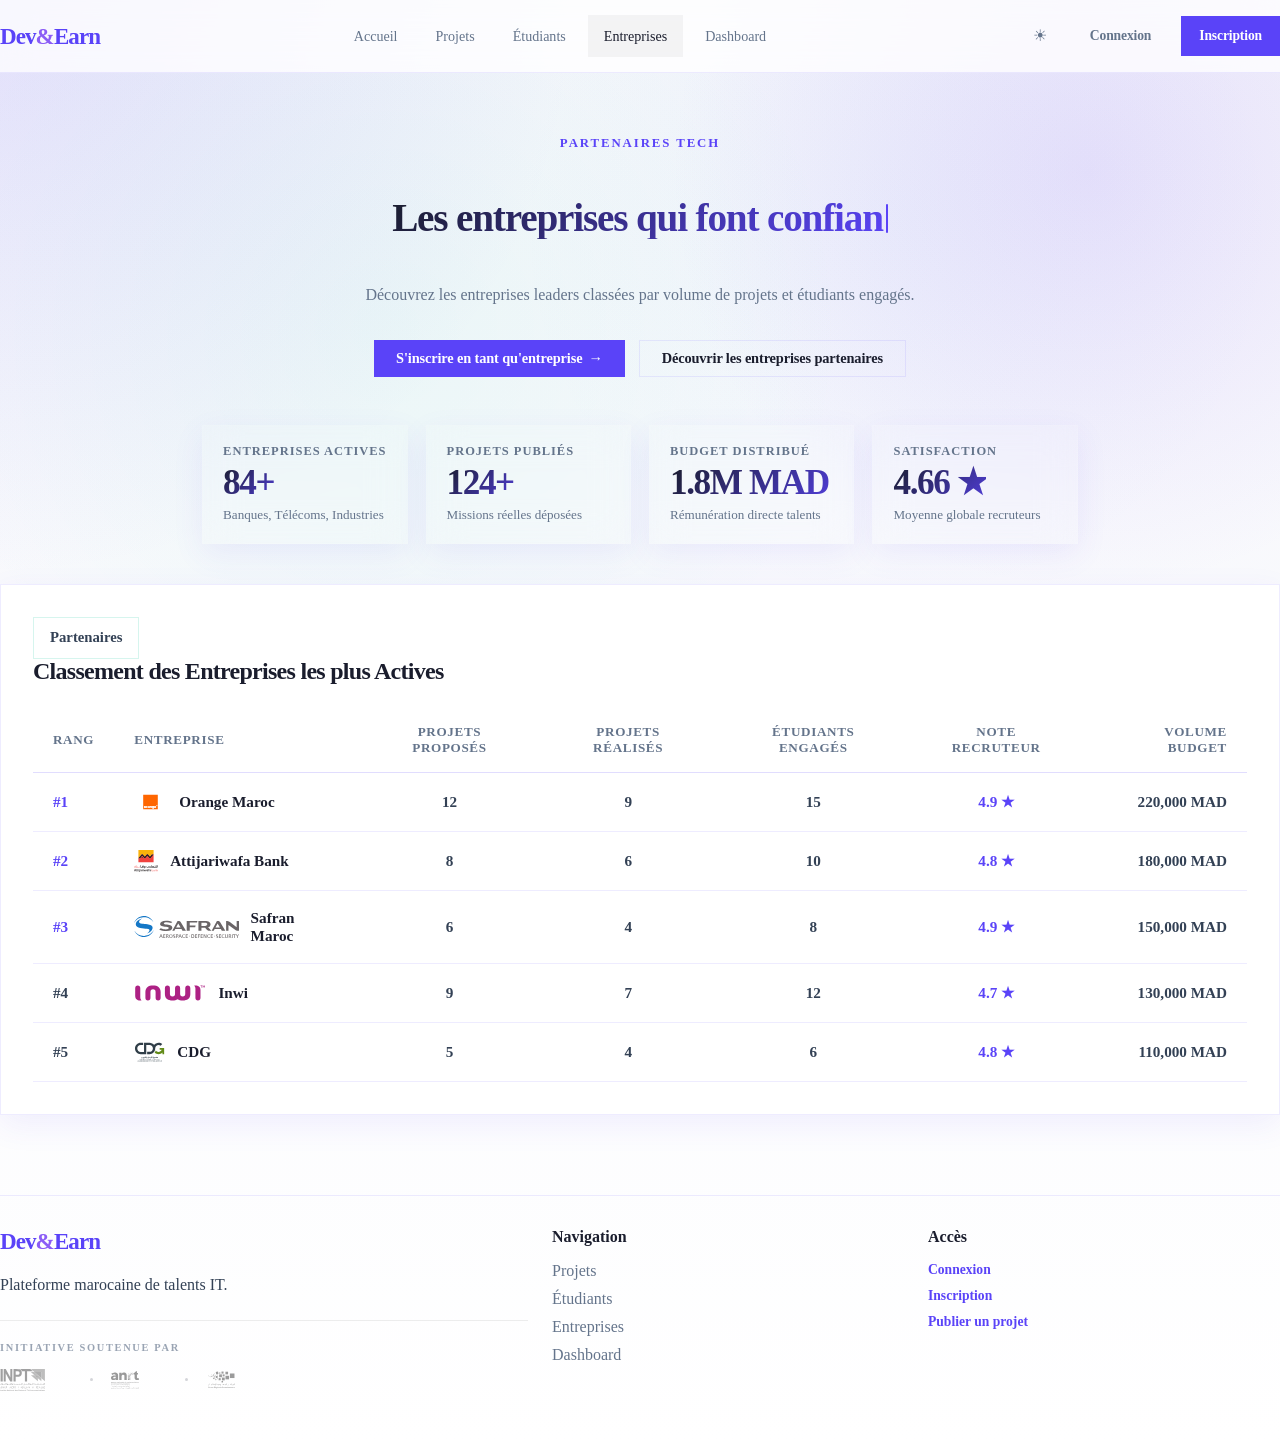
<file: client-space.html>
<!DOCTYPE html>
<html lang="fr" data-theme="dark">
<head>
  <script>window.location.replace('./index.html#clients');</script>
  <meta charset="UTF-8" />
  <meta name="viewport" content="width=device-width, initial-scale=1.0" />
  <title>DevEarn — Espace Client</title>
  <meta name="description" content="Espace client DevEarn pour publier des projets et piloter les missions." />
  <link rel="preconnect" href="https://fonts.googleapis.com" />
  <link rel="preconnect" href="https://fonts.gstatic.com" crossorigin />
  <link href="https://fonts.googleapis.com/css2?family=Inter:wght@400;500;600;700;800&display=swap" rel="stylesheet" />
  <link rel="stylesheet" href="./css/global.css" />
  <link rel="stylesheet" href="./css/client.css" />
</head>
<body class="client-space-page">
  <a href="#main-content" class="skip-link">Aller au contenu principal</a>
  <header class="site-header">
    <div class="container header-inner">
      <a href="./index.html" class="brand" aria-label="Accueil DevEarn">
        <span class="brand-mark" aria-hidden="true">
          <span class="brand-dev">Dev</span><span class="brand-amp">&amp;</span><span class="brand-earn">Earn</span>
        </span>
      </a>
      <nav class="main-nav" aria-label="Navigation principale">
        <button class="nav-toggle" type="button" aria-label="Ouvrir le menu">
          <span></span><span></span><span></span>
        </button>
        <ul class="nav-list">
          <li><a href="./index.html">Accueil</a></li>
          <li><a href="./projects.html">Projets</a></li>
          <li><a href="./student-space.html">Étudiants</a></li>
          <li><a href="./client-space.html" class="is-current">Entreprises</a></li>
          <li><a href="./dashboard.html">Dashboard</a></li>
        </ul>
      </nav>
      <div class="header-actions">
        <button class="theme-toggle" type="button" aria-label="Basculer le thème">
          <span class="theme-toggle-icon">◐</span>
        </button>
        <button type="button" class="btn btn-ghost" data-open-modal="login-modal">Connexion</button>
        <button type="button" class="btn btn-primary" data-open-modal="register-modal">Inscription</button>
      </div>
    </div>
  </header>
  <main id="main-content">
    <section class="page-hero">
      <div class="container page-hero-inner">
        <p class="page-hero-eyebrow">Cockpit Recruteur</p>
        <div class="page-typed-box">
          <h1 id="typed-client" class="page-typed-slogan"></h1>
        </div>
        <p class="page-hero-sub">Pilotez vos projets et recrutez les meilleurs talents IT vérifiés du Maroc.</p>
      </div>
    </section>
    
    <section class="client-board section-spacing">
      <div class="container client-board-grid">
        <div class="client-main-column">
          <div class="dashboard-panel glass-card">
            <div class="panel-header">
              <div>
                <span class="section-chip">Mes projets</span>
                <h2>Suivi des missions publiées</h2>
              </div>
              <a href="./post-project.html" class="text-link">Nouveau projet</a>
            </div>
            <div class="project-table">
              <div class="table-row table-head">
                <span>Projet</span><span>Catégorie</span><span>Statut</span><span>Candidats</span>
              </div>
              <div class="table-row">
                <span>Dashboard KPI Retail</span><span>Data / BI</span><span class="status-badge active">En cours</span><span>12</span>
              </div>
              <div class="table-row">
                <span>Prototype UX santé</span><span>Design</span><span class="status-badge pending">En revue</span><span>08</span>
              </div>
              <div class="table-row">
                <span>Audit sécurité portail</span><span>Cybersécurité</span><span class="status-badge accepted">Shortlist faite</span><span>05</span>
              </div>
            </div>
          </div>

          <div class="dashboard-panel glass-card">
            <div class="panel-header">
              <div>
                <span class="section-chip">Top candidatures</span>
                <h2>Profils recommandés</h2>
              </div>
              <a href="./student-space.html" class="text-link">Explorer les talents</a>
            </div>
            <div class="candidate-list">
              <article class="candidate-card">
                <div class="candidate-top">
                  <div class="candidate-avatar">IB</div>
                  <div>
                    <h3>Ilyas Bejja</h3>
                    <p>ML Engineer · NLP · Data Science</p>
                  </div>
                  <span class="match-pill">95% match</span>
                </div>
                <div class="candidate-meta">
                  <span>4.94 ★</span><span>18 projets livrés</span><span>Top 2%</span>
                </div>
              </article>
              <article class="candidate-card">
                <div class="candidate-top">
                  <div class="candidate-avatar alt">SA</div>
                  <div>
                    <h3>Salma Ait</h3>
                    <p>UX/UI Designer · Product Thinking</p>
                  </div>
                  <span class="match-pill">91% match</span>
                </div>
                <div class="candidate-meta">
                  <span>4.88 ★</span><span>12 projets livrés</span><span>Fast delivery</span>
                </div>
              </article>
            </div>
          </div>
        </div>

        <aside class="client-side-column">
          <div class="dashboard-panel glass-card">
            <div class="panel-header">
              <div>
                <span class="section-chip">Workflow</span>
                <h2>Étapes de gestion</h2>
              </div>
            </div>
            <div class="workflow-list">
              <article class="workflow-item">
                <span class="workflow-step">01</span>
                <div>
                  <h3>Publier un besoin</h3>
                  <p>Décrire le projet et le budget.</p>
                </div>
              </article>
              <article class="workflow-item">
                <span class="workflow-step">02</span>
                <div>
                  <h3>Comparer les profils</h3>
                  <p>Analyser réputation et portfolio.</p>
                </div>
              </article>
              <article class="workflow-item">
                <span class="workflow-step">03</span>
                <div>
                  <h3>Suivre les livrables</h3>
                  <p>Valider les étapes et clôturer.</p>
                </div>
              </article>
            </div>
          </div>

          <div class="dashboard-panel glass-card">
            <div class="panel-header">
              <div>
                <span class="section-chip">Financier</span>
                <h2>Monétisation</h2>
              </div>
            </div>
            <div class="payment-box">
              <strong>10% commission plateforme</strong>
              <p>Le modèle DevEarn prévoit une commission automatique sur chaque projet réalisé.</p>
            </div>
            <a href="./post-project.html" class="btn btn-primary payout-btn">Créer un nouveau projet</a>
          </div>
        </aside>
      </div>
    </section>
  </main>
  <footer class="site-footer">
    <div class="container footer-inner">
      <div class="footer-brand">
        <a href="./index.html" class="brand footer-brand-link" aria-label="Accueil DevEarn">
          <span class="brand-mark" aria-hidden="true">
            <span class="brand-dev">Dev</span><span class="brand-amp">&amp;</span><span class="brand-earn">Earn</span>
          </span>
        </a>
        <p>Plateforme marocaine de talents IT.</p>
      </div>
      <div class="footer-links-group">
        <span class="footer-title">Navigation</span>
        <a href="./projects.html">Projets</a>
        <a href="./student-space.html">Étudiants</a>
        <a href="./client-space.html">Entreprises</a>
        <a href="./dashboard.html">Dashboard</a>
      </div>
      <div class="footer-links-group">
        <span class="footer-title">Accès</span>
        <button type="button" class="text-link-sm" data-open-modal="login-modal">Connexion</button>
        <button type="button" class="text-link-sm" data-open-modal="register-modal">Inscription</button>
        <a href="./post-project.html">Publier un projet</a>
      </div>
    </div>
  </footer>
  <script src="./js/main.js"></script>
</body>
</html>
</file>
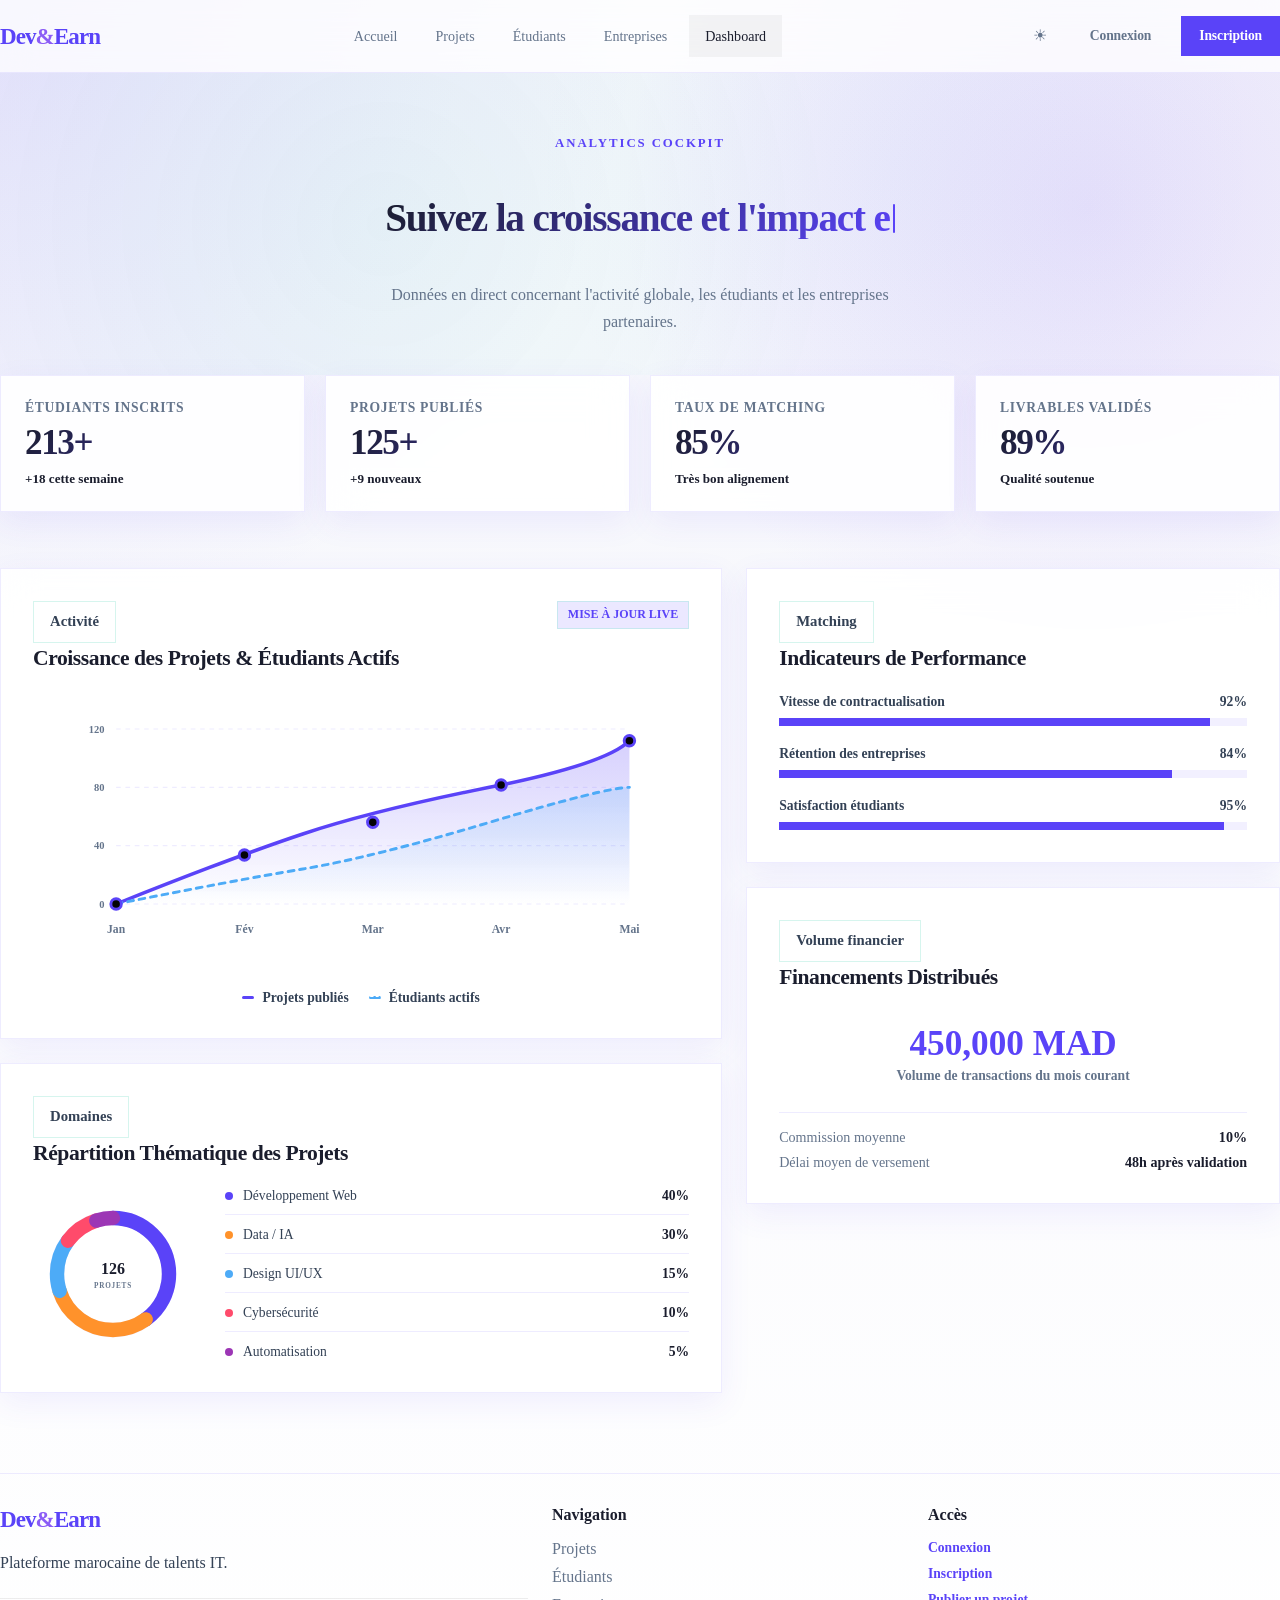
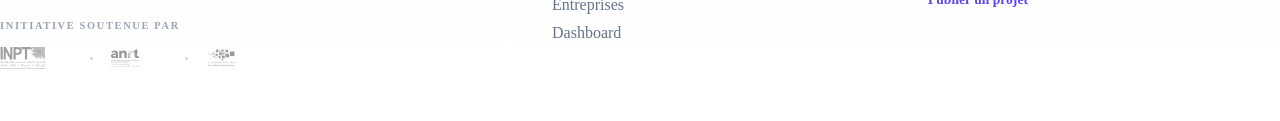
<file: dashboard.html>
<!DOCTYPE html>
<html lang="fr" data-theme="dark">
<head>
  <script>window.location.replace('./index.html#dashboard');</script>
  <meta charset="UTF-8" />
  <meta name="viewport" content="width=device-width, initial-scale=1.0" />
  <title>DevEarn — Dashboard</title>
  <meta name="description" content="Dashboard analytique DevEarn avec statistiques d'utilisation." />
  <link rel="preconnect" href="https://fonts.googleapis.com" />
  <link rel="preconnect" href="https://fonts.gstatic.com" crossorigin />
  <link href="https://fonts.googleapis.com/css2?family=Inter:wght@400;500;600;700;800&display=swap" rel="stylesheet" />
  <link rel="stylesheet" href="./css/global.css" />
  <link rel="stylesheet" href="./css/dashboard.css" />
</head>
<body class="dashboard-page">
  <a href="#main-content" class="skip-link">Aller au contenu principal</a>
  <header class="site-header">
    <div class="container header-inner">
      <a href="./index.html" class="brand" aria-label="Accueil DevEarn">
        <span class="brand-mark" aria-hidden="true">
          <span class="brand-dev">Dev</span><span class="brand-amp">&amp;</span><span class="brand-earn">Earn</span>
        </span>
      </a>
      <nav class="main-nav" aria-label="Navigation principale">
        <button class="nav-toggle" type="button" aria-label="Ouvrir le menu">
          <span></span><span></span><span></span>
        </button>
        <ul class="nav-list">
          <li><a href="./index.html">Accueil</a></li>
          <li><a href="./projects.html">Projets</a></li>
          <li><a href="./student-space.html">Étudiants</a></li>
          <li><a href="./client-space.html">Entreprises</a></li>
          <li><a href="./dashboard.html" class="is-current">Dashboard</a></li>
        </ul>
      </nav>
      <div class="header-actions">
        <button class="theme-toggle" type="button" aria-label="Basculer le thème">
          <span class="theme-toggle-icon">◐</span>
        </button>
        <button type="button" class="btn btn-ghost" data-open-modal="login-modal">Connexion</button>
        <button type="button" class="btn btn-primary" data-open-modal="register-modal">Inscription</button>
      </div>
    </div>
  </header>
  <main id="main-content">
    <section class="page-hero">
      <div class="container page-hero-inner">
        <p class="page-hero-eyebrow">Analytics Cockpit</p>
        <div class="page-typed-box">
          <h1 id="typed-dashboard" class="page-typed-slogan"></h1>
        </div>
        <p class="page-hero-sub">Suivez la croissance de la plateforme et l'impact de nos talents.</p>
      </div>
    </section>
    
    <section class="analytics-kpis section-spacing">
      <div class="container">
        <div class="analytics-kpi-grid">
          <article class="analytics-kpi-card glass-card">
            <span class="kpi-label">Étudiants inscrits</span>
            <strong class="kpi-value">214</strong>
            <small class="kpi-trend positive">+18 cette semaine</small>
          </article>
          <article class="analytics-kpi-card glass-card">
            <span class="kpi-label">Projets publiés</span>
            <strong class="kpi-value">126</strong>
            <small class="kpi-trend positive">+9 nouveaux</small>
          </article>
          <article class="analytics-kpi-card glass-card">
            <span class="kpi-label">Taux de matching</span>
            <strong class="kpi-value">87%</strong>
            <small class="kpi-trend positive">Très bon alignement</small>
          </article>
          <article class="analytics-kpi-card glass-card">
            <span class="kpi-label">Livrables validés</span>
            <strong class="kpi-value">93%</strong>
            <small class="kpi-trend positive">Qualité soutenue</small>
          </article>
        </div>
      </div>
    </section>

    <section class="dashboard-main section-spacing">
      <div class="container dashboard-main-grid">
        <div class="dashboard-left">
          <div class="dashboard-card glass-card">
            <div class="card-head">
              <div>
                <span class="section-chip">Performance étudiants</span>
                <h2>Segments les plus performants</h2>
              </div>
            </div>
            <div class="ranking-list">
              <article class="ranking-row">
                <div>
                  <strong>Data / IA</strong>
                  <p>Forte demande et impact métier visible.</p>
                </div>
                <span class="ranking-score">95</span>
              </article>
              <article class="ranking-row">
                <div>
                  <strong>NLP / LLM</strong>
                  <p>Catégorie premium avec projets spécialisés.</p>
                </div>
                <span class="ranking-score">93</span>
              </article>
              <article class="ranking-row">
                <div>
                  <strong>Dashboard / BI</strong>
                  <p>Très bonne traction côté PME.</p>
                </div>
                <span class="ranking-score">89</span>
              </article>
            </div>
          </div>
        </div>

        <aside class="dashboard-right">
          <div class="dashboard-card glass-card">
            <div class="card-head">
              <div>
                <span class="section-chip">Matching engine</span>
                <h2>Qualité du matching</h2>
              </div>
            </div>
            <div class="progress-block">
              <div class="progress-meta">
                <span>Compétences</span><span>92%</span>
              </div>
              <div class="progress-bar"><span style="width: 92%"></span></div>
            </div>
            <div class="progress-block">
              <div class="progress-meta">
                <span>Disponibilités</span><span>84%</span>
              </div>
              <div class="progress-bar"><span style="width: 84%"></span></div>
            </div>
            <div class="progress-block">
              <div class="progress-meta">
                <span>Évaluations</span><span>88%</span>
              </div>
              <div class="progress-bar"><span style="width: 88%"></span></div>
            </div>
          </div>
        </aside>
      </div>
    </section>
  </main>
  <footer class="site-footer">
    <div class="container footer-inner">
      <div class="footer-brand">
        <a href="./index.html" class="brand footer-brand-link" aria-label="Accueil DevEarn">
          <span class="brand-mark" aria-hidden="true">
            <span class="brand-dev">Dev</span><span class="brand-amp">&amp;</span><span class="brand-earn">Earn</span>
          </span>
        </a>
        <p>Plateforme marocaine de talents IT.</p>
      </div>
      <div class="footer-links-group">
        <span class="footer-title">Navigation</span>
        <a href="./projects.html">Projets</a>
        <a href="./student-space.html">Étudiants</a>
        <a href="./client-space.html">Entreprises</a>
        <a href="./dashboard.html">Dashboard</a>
      </div>
      <div class="footer-links-group">
        <span class="footer-title">Accès</span>
        <button type="button" class="text-link-sm" data-open-modal="login-modal">Connexion</button>
        <button type="button" class="text-link-sm" data-open-modal="register-modal">Inscription</button>
        <a href="./post-project.html">Publier un projet</a>
      </div>
    </div>
  </footer>
  <script src="./js/main.js"></script>
</body>
</html>
</file>
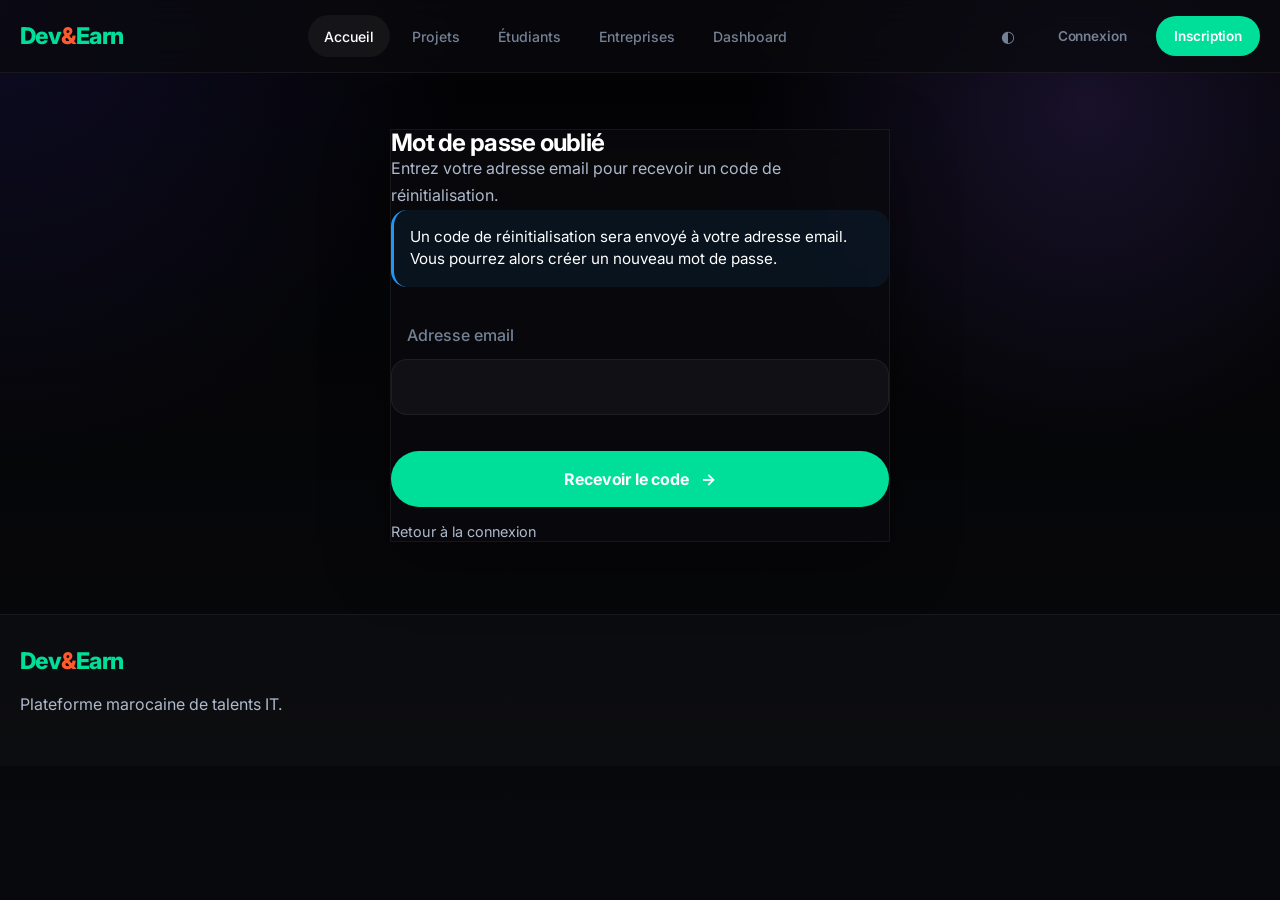
<file: forgot-password.html>
<!DOCTYPE html>
<html lang="fr" data-theme="dark">
<head>
  <meta charset="UTF-8" />
  <meta name="viewport" content="width=device-width, initial-scale=1.0" />
  <title>DevEarn — Mot de passe oublié</title>
  <link rel="preconnect" href="https://fonts.googleapis.com" />
  <link rel="preconnect" href="https://fonts.gstatic.com" crossorigin />
  <link href="https://fonts.googleapis.com/css2?family=Inter:wght@400;500;600;700;800&display=swap" rel="stylesheet" />
  <link rel="stylesheet" href="./css/global.css" />
  <link rel="stylesheet" href="./css/auth.css" />
  <style>
    .forgot-password-container {
      max-width: 500px;
      margin: 0 auto;
    }

    .forgot-password-info {
      padding: 16px;
      background: rgba(33, 150, 243, 0.08);
      border-left: 3px solid #2196f3;
      border-radius: var(--radius-md);
      font-size: 0.95rem;
      margin-bottom: 24px;
      line-height: 1.5;
    }

    .floating-group {
      display: flex;
      flex-direction: column-reverse;
      margin-bottom: 18px;
    }

    .floating-group input,
    .floating-group label {
      transition: all 0.3s ease;
    }

    .floating-group input {
      min-height: 56px;
      padding: 14px 16px;
      border: 1px solid var(--border);
      border-radius: var(--radius-md);
      background: rgba(255, 255, 255, 0.04);
      color: var(--text);
      font-size: 1rem;
      outline: none;
    }

    .floating-group input:focus,
    .floating-group input:not(:placeholder-shown) {
      border-color: var(--primary);
    }

    .floating-group input:focus ~ label,
    .floating-group input:not(:placeholder-shown) ~ label {
      transform: translateY(-24px);
      font-size: 0.85rem;
      color: var(--primary);
    }

    .floating-group label {
      padding: 14px 16px;
      color: var(--text-muted);
      pointer-events: none;
      font-weight: 500;
    }

    .auth-message {
      padding: 12px 16px;
      margin: 16px 0;
      border-radius: var(--radius-md);
      text-align: center;
      font-size: 0.9rem;
      display: none;
    }

    .auth-message-success {
      background: rgba(76, 175, 80, 0.15);
      color: #4caf50;
      border: 1px solid rgba(76, 175, 80, 0.3);
    }

    .auth-message-error {
      background: rgba(244, 67, 54, 0.15);
      color: #f44336;
      border: 1px solid rgba(244, 67, 54, 0.3);
    }

    .auth-message-info {
      background: rgba(33, 150, 243, 0.15);
      color: #2196f3;
      border: 1px solid rgba(33, 150, 243, 0.3);
    }

    .back-link {
      display: inline-block;
      margin-top: 16px;
      color: var(--text-soft);
      text-decoration: none;
      font-size: 0.9rem;
    }

    .back-link:hover {
      color: var(--primary);
    }
  </style>
</head>
<body class="auth-page">
  <header class="site-header">
    <div class="container header-inner">
      <a href="./index.html" class="brand" aria-label="Accueil DevEarn">
        <span class="brand-mark" aria-hidden="true">
          <span class="brand-dev">Dev</span><span class="brand-amp">&amp;</span><span class="brand-earn">Earn</span>
        </span>
      </a>
      <nav class="main-nav" aria-label="Navigation principale">
        <button class="nav-toggle" type="button" aria-label="Ouvrir le menu">
          <span></span><span></span><span></span>
        </button>
        <ul class="nav-list">
          <li><a href="./index.html" class="is-current">Accueil</a></li>
          <li><a href="./projects.html">Projets</a></li>
          <li><a href="./student-space.html">Étudiants</a></li>
          <li><a href="./client-space.html">Entreprises</a></li>
          <li><a href="./dashboard.html">Dashboard</a></li>
        </ul>
      </nav>
      <div class="header-actions">
        <button class="theme-toggle" type="button" aria-label="Basculer le thème">
          <span class="theme-toggle-icon">◐</span>
        </button>
        <a href="./login.html" class="btn btn-ghost" id="nav-login-btn">Connexion</a>
        <a href="./register.html" class="btn btn-primary" id="nav-register-btn">Inscription</a>
      </div>
    </div>
  </header>

  <main id="main-content">
    <section class="auth-section">
      <div class="container">
        <div class="forgot-password-container">
          <div class="auth-card glass-card">
            <h2>Mot de passe oublié</h2>
            <p>Entrez votre adresse email pour recevoir un code de réinitialisation.</p>

            <div id="auth-message" class="auth-message"></div>

            <div class="forgot-password-info">
              Un code de réinitialisation sera envoyé à votre adresse email. Vous pourrez alors créer un nouveau mot de passe.
            </div>

            <form class="auth-form" onsubmit="handleSubmit(event)">
              <div class="floating-group">
                <input
                  type="email"
                  id="resetEmail"
                  name="email"
                  placeholder=" "
                  required
                  autocomplete="email"
                />
                <label for="resetEmail">Adresse email</label>
              </div>

              <button type="submit" class="btn-hero btn-hero-full">
                Recevoir le code <span class="btn-hero-arrow">→</span>
              </button>
            </form>

            <a href="./login.html" class="back-link">Retour à la connexion</a>
          </div>
        </div>
      </div>
    </section>
  </main>

  <footer class="site-footer">
    <div class="container footer-inner">
      <div class="footer-brand">
        <a href="./index.html" class="brand footer-brand-link" aria-label="Accueil DevEarn">
          <span class="brand-mark" aria-hidden="true">
            <span class="brand-dev">Dev</span><span class="brand-amp">&amp;</span><span class="brand-earn">Earn</span>
          </span>
        </a>
        <p>Plateforme marocaine de talents IT.</p>
      </div>
    </div>
  </footer>

  <script src="./js/auth-api.js"></script>
  <script>
    document.addEventListener('DOMContentLoaded', () => {
      // Load theme
      const html = document.documentElement;
      const savedTheme = localStorage.getItem('theme') || 'dark';
      html.setAttribute('data-theme', savedTheme);
    });

    function handleSubmit(event) {
      event.preventDefault();
      const email = document.getElementById('resetEmail').value;

      if (!email) {
        showNotification('Veuillez entrer votre adresse email', 'error');
        return;
      }

      requestPasswordReset(email);
    }
  </script>
</body>
</html>
</file>
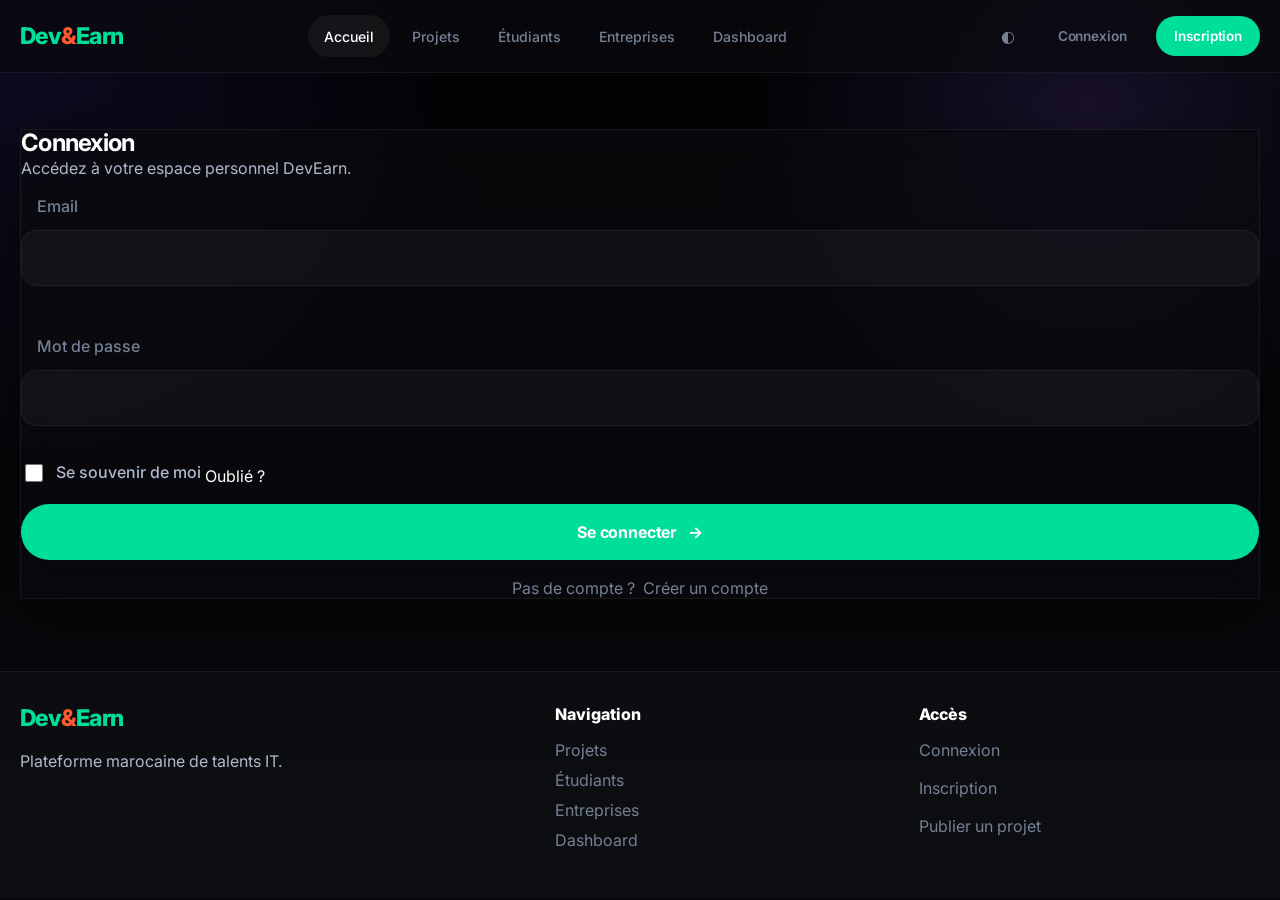
<file: login.html>
<!DOCTYPE html>
<html lang="fr" data-theme="dark">
<head>
  <meta charset="UTF-8" />
  <meta name="viewport" content="width=device-width, initial-scale=1.0" />
  <title>DevEarn — Connexion</title>
  <link rel="preconnect" href="https://fonts.googleapis.com" />
  <link rel="preconnect" href="https://fonts.gstatic.com" crossorigin />
  <link href="https://fonts.googleapis.com/css2?family=Inter:wght@400;500;600;700;800&display=swap" rel="stylesheet" />
  <link rel="stylesheet" href="./css/global.css" />
  <link rel="stylesheet" href="./css/auth.css" />
</head>
<body class="auth-page">
  <header class="site-header">
    <div class="container header-inner">
      <a href="./index.html" class="brand" aria-label="Accueil DevEarn">
        <span class="brand-mark" aria-hidden="true">
          <span class="brand-dev">Dev</span><span class="brand-amp">&amp;</span><span class="brand-earn">Earn</span>
        </span>
      </a>
      <nav class="main-nav" aria-label="Navigation principale">
        <button class="nav-toggle" type="button" aria-label="Ouvrir le menu">
          <span></span><span></span><span></span>
        </button>
        <ul class="nav-list">
          <li><a href="./index.html" class="is-current">Accueil</a></li>
          <li><a href="./projects.html">Projets</a></li>
          <li><a href="./student-space.html">Étudiants</a></li>
          <li><a href="./client-space.html">Entreprises</a></li>
          <li><a href="./dashboard.html">Dashboard</a></li>
        </ul>
      </nav>
      <div class="header-actions">
        <button class="theme-toggle" type="button" aria-label="Basculer le thème">
          <span class="theme-toggle-icon">◐</span>
        </button>
        <a href="./login.html" class="btn btn-ghost" id="nav-login-btn">Connexion</a>
        <a href="./register.html" class="btn btn-primary" id="nav-register-btn">Inscription</a>
      </div>
    </div>
  </header>
  <main id="main-content">
    <section class="auth-section">
      <div class="container auth-container">
        <div class="auth-card glass-card">
          <h2>Connexion</h2>
          <p>Accédez à votre espace personnel DevEarn.</p>
          <form class="auth-form" action="#" method="post">
            <div class="floating-group">
              <input type="email" id="login-email" name="email" placeholder=" " required />
              <label for="login-email">Email</label>
            </div>
            <div class="floating-group">
              <input type="password" id="login-password" name="password" placeholder=" " required />
              <label for="login-password">Mot de passe</label>
            </div>
            <div class="auth-row">
              <label class="check-inline">
                <input type="checkbox" name="remember_me" />
                <span>Se souvenir de moi</span>
              </label>
              <a href="./forgot-password.html" class="text-link-sm">Oublié ?</a>
            </div>
            <button type="submit" class="btn-hero btn-hero-full">Se connecter <span class="btn-hero-arrow">→</span></button>
          </form>
          <div id="auth-message" class="auth-message"></div>
          <div class="auth-footer-note">
            <span>Pas de compte ?</span>
            <a href="./register.html" class="text-link-sm">Créer un compte</a>
          </div>
        </div>
      </div>
    </section>
  </main>
  <footer class="site-footer">
    <div class="container footer-inner">
      <div class="footer-brand">
        <a href="./index.html" class="brand footer-brand-link" aria-label="Accueil DevEarn">
          <span class="brand-mark" aria-hidden="true">
            <span class="brand-dev">Dev</span><span class="brand-amp">&amp;</span><span class="brand-earn">Earn</span>
          </span>
        </a>
        <p>Plateforme marocaine de talents IT.</p>
      </div>
      <div class="footer-links-group">
        <span class="footer-title">Navigation</span>
        <a href="./projects.html">Projets</a>
        <a href="./student-space.html">Étudiants</a>
        <a href="./client-space.html">Entreprises</a>
        <a href="./dashboard.html">Dashboard</a>
      </div>
      <div class="footer-links-group">
        <span class="footer-title">Accès</span>
        <a href="./login.html" class="text-link-sm" style="display: block; margin-bottom: 8px;">Connexion</a>
        <a href="./register.html" class="text-link-sm" style="display: block; margin-bottom: 8px;">Inscription</a>
        <a href="./post-project.html">Publier un projet</a>
      </div>
    </div>
  </footer>
  <script src="./js/auth-api.js"></script>
  <script>
    document.addEventListener('DOMContentLoaded', () => {
      const form = document.querySelector('.auth-form');
      form.addEventListener('submit', handleLoginSubmit);
    });

    function handleLoginSubmit(event) {
      event.preventDefault();

      const email = document.getElementById('login-email').value;
      const password = document.getElementById('login-password').value;

      if (!email || !password) {
        showNotification('Veuillez entrer vos identifiants', 'error');
        return;
      }

      loginUser(email, password);
    }
  </script>
</body>
</html>
</file>
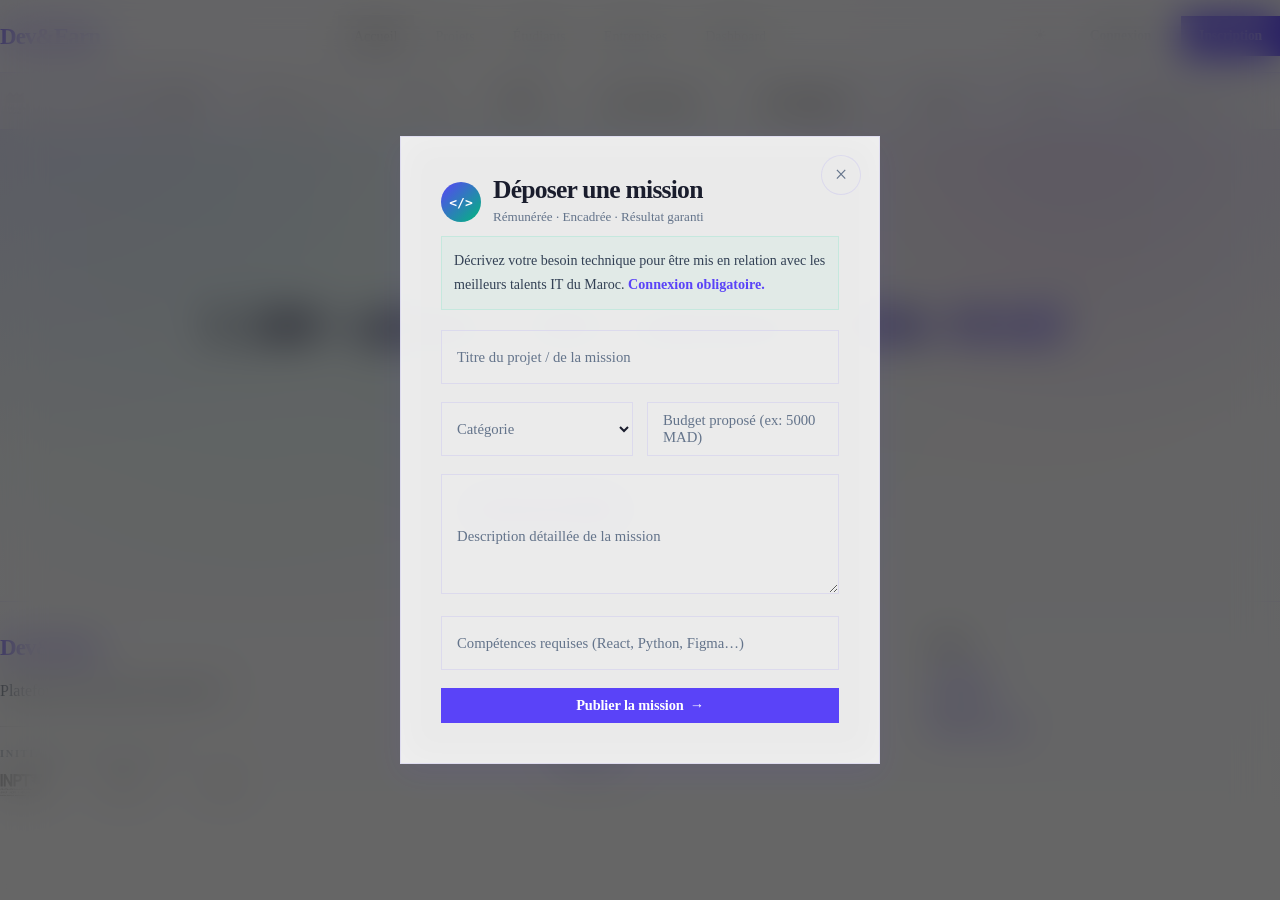
<file: post-project.html>
<!DOCTYPE html>
<html lang="fr" data-theme="dark">
<head>
  <meta charset="UTF-8" />
  <meta name="viewport" content="width=device-width, initial-scale=1.0" />
  <title>DevEarn — Déposer un Projet</title>
  <link rel="preconnect" href="https://fonts.googleapis.com" />
  <link rel="preconnect" href="https://fonts.gstatic.com" crossorigin />
  <link href="https://fonts.googleapis.com/css2?family=Inter:wght@400;500;600;700;800&display=swap" rel="stylesheet" />
  <link rel="stylesheet" href="./css/global.css" />
  <link rel="stylesheet" href="./css/post-project.css" />
  <script>window.location.replace('./index.html#post-project-modal');</script>
</head>
<body class="post-project-page">
  <header class="site-header">
    <div class="container header-inner">
      <a href="./index.html" class="brand" aria-label="Accueil DevEarn">
        <span class="brand-mark" aria-hidden="true">
          <span class="brand-dev">Dev</span><span class="brand-amp">&amp;</span><span class="brand-earn">Earn</span>
        </span>
      </a>
      <nav class="main-nav" aria-label="Navigation principale">
        <button class="nav-toggle" type="button" aria-label="Ouvrir le menu">
          <span></span><span></span><span></span>
        </button>
        <ul class="nav-list">
          <li><a href="./index.html">Accueil</a></li>
          <li><a href="./projects.html">Projets</a></li>
          <li><a href="./student-space.html">Étudiants</a></li>
          <li><a href="./client-space.html" class="is-current">Entreprises</a></li>
          <li><a href="./dashboard.html">Dashboard</a></li>
        </ul>
      </nav>
      <div class="header-actions">
        <button class="theme-toggle" type="button" aria-label="Basculer le thème">
          <span class="theme-toggle-icon">◐</span>
        </button>
        <button type="button" class="btn btn-ghost" data-open-modal="login-modal">Connexion</button>
        <button type="button" class="btn btn-primary" data-open-modal="register-modal">Inscription</button>
      </div>
    </div>
  </header>
  <main id="main-content">
    <section class="page-hero">
      <div class="container page-hero-inner">
        <p class="page-hero-eyebrow">Publication</p>
        <div class="page-typed-box">
          <h1 id="typed-post" class="page-typed-slogan"></h1>
        </div>
        <p class="page-hero-sub">Décrivez votre besoin pour trouver les meilleurs talents IT du Maroc.</p>
      </div>
    </section>

    <section class="post-form-section section-spacing">
      <div class="container">
        <div class="form-wrapper glass-card">
          <form class="post-project-form" action="#" method="post">
            <div class="form-group">
              <label for="project-title">Titre du projet</label>
              <input type="text" id="project-title" name="title" placeholder="Ex: Refonte UX/UI application mobile" required />
            </div>
            
            <div class="form-group-row">
              <div class="form-group">
                <label for="project-category">Catégorie</label>
                <select id="project-category" name="category" required>
                  <option value="" disabled selected>Choisir...</option>
                  <option>Développement Web</option>
                  <option>Data / IA</option>
                  <option>Design UI/UX</option>
                  <option>Cybersécurité</option>
                  <option>Automatisation</option>
                </select>
              </div>
              <div class="form-group">
                <label for="project-budget">Budget (MAD)</label>
                <input type="text" id="project-budget" name="budget" placeholder="Ex: 10k - 15k" required />
              </div>
            </div>

            <div class="form-group">
              <label for="project-desc">Description de la mission</label>
              <textarea id="project-desc" name="description" rows="5" placeholder="Décrivez les objectifs, livrables attendus..." required></textarea>
            </div>

            <div class="form-group">
              <label for="project-skills">Compétences requises</label>
              <input type="text" id="project-skills" name="skills" placeholder="Ex: React, Node.js, Figma..." required />
            </div>

            <button type="submit" class="btn-hero btn-hero-full">Publier le projet <span class="btn-hero-arrow">→</span></button>
          </form>
        </div>
      </div>
    </section>
  </main>
  <footer class="site-footer">
    <div class="container footer-inner">
      <div class="footer-brand">
        <a href="./index.html" class="brand footer-brand-link" aria-label="Accueil DevEarn">
          <span class="brand-mark" aria-hidden="true">
            <span class="brand-dev">Dev</span><span class="brand-amp">&amp;</span><span class="brand-earn">Earn</span>
          </span>
        </a>
        <p>Plateforme marocaine de talents IT.</p>
      </div>
      <div class="footer-links-group">
        <span class="footer-title">Navigation</span>
        <a href="./projects.html">Projets</a>
        <a href="./student-space.html">Étudiants</a>
        <a href="./client-space.html">Entreprises</a>
        <a href="./dashboard.html">Dashboard</a>
      </div>
      <div class="footer-links-group">
        <span class="footer-title">Accès</span>
        <button type="button" class="text-link-sm" data-open-modal="login-modal">Connexion</button>
        <button type="button" class="text-link-sm" data-open-modal="register-modal">Inscription</button>
        <a href="./post-project.html">Publier un projet</a>
      </div>
    </div>
  </footer>
  <script src="./js/main.js"></script>
  <script>
    document.addEventListener("DOMContentLoaded", () => {
      const el = document.getElementById("typed-post");
      if (el) {
        let phrase = "Publiez votre projet en 2 minutes.";
        let charIndex = 0;
        function type() {
          if (charIndex < phrase.length) {
            el.textContent += phrase.charAt(charIndex);
            charIndex++;
            setTimeout(type, 50);
          } else {
            el.classList.add("typed-cursor-effect");
          }
        }
        setTimeout(type, 300);
      }
    });
  </script>
</body>
</html>
</file>
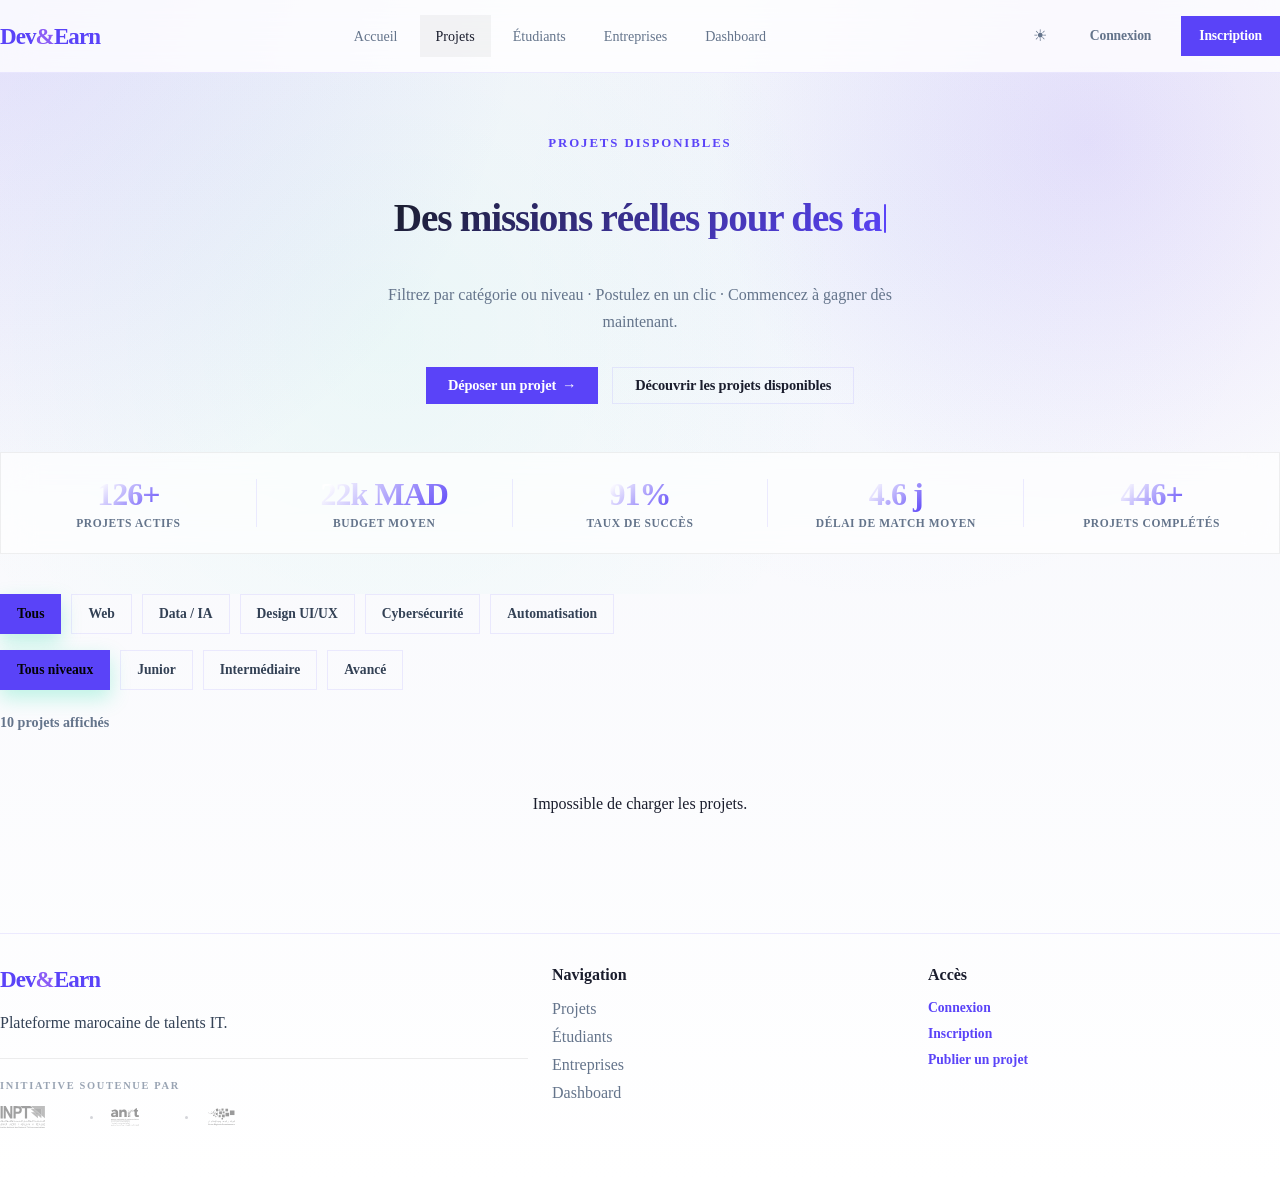
<file: projects.html>
<!DOCTYPE html>
<html lang="fr" data-theme="dark">
<head>
  <script>window.location.replace('./index.html#projects');</script>
  <meta charset="UTF-8" />
  <meta name="viewport" content="width=device-width, initial-scale=1.0" />
  <title>DevEarn — Projets</title>
  <meta name="description" content="Explorez les projets tendances, missions bien notées et opportunités à fort impact sur DevEarn." />
  <link rel="preconnect" href="https://fonts.googleapis.com" />
  <link rel="preconnect" href="https://fonts.gstatic.com" crossorigin />
  <link href="https://fonts.googleapis.com/css2?family=Inter:wght@400;500;600;700;800&display=swap" rel="stylesheet" />
  <link rel="stylesheet" href="./css/global.css" />
  <link rel="stylesheet" href="./css/projects.css" />
</head>
<body class="projects-page">
  <a href="#main-content" class="skip-link">Aller au contenu principal</a>

  <header class="site-header">
    <div class="container header-inner">
      <a href="./index.html" class="brand" aria-label="Accueil DevEarn">
        <span class="brand-mark" aria-hidden="true">
          <span class="brand-dev">Dev</span><span class="brand-amp">&amp;</span><span class="brand-earn">Earn</span>
        </span>
      </a>
      <nav class="main-nav" aria-label="Navigation principale">
        <button class="nav-toggle" type="button" aria-label="Ouvrir le menu">
          <span></span><span></span><span></span>
        </button>
        <ul class="nav-list">
          <li><a href="./index.html">Accueil</a></li>
          <li><a href="./projects.html" class="is-current">Projets</a></li>
          <li><a href="./student-space.html">Étudiants</a></li>
          <li><a href="./client-space.html">Entreprises</a></li>
          <li><a href="./dashboard.html">Dashboard</a></li>
        </ul>
      </nav>
      <div class="header-actions">
        <button class="theme-toggle" type="button" aria-label="Basculer le thème">
          <span class="theme-toggle-icon">◐</span>
        </button>
        <a href="./login.html" class="btn btn-ghost">Connexion</a>
        <a href="./register.html" class="btn btn-primary">Inscription</a>
      </div>
    </div>
  </header>

  <main id="main-content">

    <!-- PAGE HERO -->
    <section class="page-hero">
      <div class="container page-hero-inner">
        <p class="page-hero-eyebrow">Projets disponibles</p>
        <div class="page-typed-box">
          <h1 id="typed-projects" class="page-typed-slogan"></h1>
        </div>
        <p class="page-hero-sub">Filtrez par catégorie ou niveau pour trouver la mission qui vous correspond.</p>
      </div>
    </section>

    <!-- FILTRES -->
    <section class="filters-section">
      <div class="container">
        <div class="filters-bar">
          <div class="filters-group">
            <button class="filter-chip is-active" data-filter="all">Tous</button>
            <button class="filter-chip" data-filter="web">Web</button>
            <button class="filter-chip" data-filter="data">Data / IA</button>
            <button class="filter-chip" data-filter="design">Design</button>
            <button class="filter-chip" data-filter="cyber">Cybersécurité</button>
            <button class="filter-chip" data-filter="automation">Automatisation</button>
          </div>
          <div class="filters-group">
            <button class="filter-chip level-chip is-active" data-level="all">Tous niveaux</button>
            <button class="filter-chip level-chip" data-level="junior">Junior</button>
            <button class="filter-chip level-chip" data-level="intermediate">Intermédiaire</button>
            <button class="filter-chip level-chip" data-level="advanced">Avancé</button>
          </div>
        </div>
        <span class="results-counter" id="results-counter">6 projets affichés</span>
      </div>
    </section>

    <!-- GRILLE PROJETS -->
    <section class="trending-projects section-spacing">
      <div class="container">
        <div class="projects-grid" id="projects-grid">

          <article class="project-card glass-card" data-category="web" data-level="intermediate">
            <div class="project-top">
              <span class="project-tag hot">Hot</span>
              <span class="project-rating">4.8 ★</span>
            </div>
            <h3>Refonte plateforme vitrine pour PME</h3>
            <p>Refonte complète d'un site web corporate avec dashboard simple et optimisation UX.</p>
            <div class="project-meta">
              <span>Web</span><span>·</span><span>Intermédiaire</span>
            </div>
            <div class="project-stats">
              <div><strong>23</strong><span>candidatures</span></div>
              <div><strong>5</strong><span>shortlistés</span></div>
              <div><strong>92%</strong><span>matching</span></div>
            </div>
            <a href="./post-project.html" class="text-link">Voir le projet</a>
          </article>

          <article class="project-card glass-card" data-category="data" data-level="advanced">
            <div class="project-top">
              <span class="project-tag premium">Top Rated</span>
              <span class="project-rating">4.9 ★</span>
            </div>
            <h3>Prédiction de churn client avec dashboard analytique</h3>
            <p>Pipeline data, modélisation prédictive et restitution visuelle des résultats.</p>
            <div class="project-meta">
              <span>Data / IA</span><span>·</span><span>Avancé</span>
            </div>
            <div class="project-stats">
              <div><strong>17</strong><span>candidatures</span></div>
              <div><strong>3</strong><span>retenus</span></div>
              <div><strong>95%</strong><span>satisfaction</span></div>
            </div>
            <a href="./post-project.html" class="text-link">Voir le projet</a>
          </article>

          <article class="project-card glass-card" data-category="design" data-level="junior">
            <div class="project-top">
              <span class="project-tag amber">Impact</span>
              <span class="project-rating">4.7 ★</span>
            </div>
            <h3>Prototype mobile UX pour application santé</h3>
            <p>Conception d'écrans mobiles, parcours utilisateur et système visuel cohérent.</p>
            <div class="project-meta">
              <span>UI/UX Design</span><span>·</span><span>Junior</span>
            </div>
            <div class="project-stats">
              <div><strong>29</strong><span>vues</span></div>
              <div><strong>11</strong><span>likes</span></div>
              <div><strong>89%</strong><span>engagement</span></div>
            </div>
            <a href="./post-project.html" class="text-link">Voir le projet</a>
          </article>

          <article class="project-card glass-card" data-category="cyber" data-level="advanced">
            <div class="project-top">
              <span class="project-tag hot">Critical</span>
              <span class="project-rating">4.9 ★</span>
            </div>
            <h3>Audit sécurité pour portail interne</h3>
            <p>Analyse de vulnérabilités et rapport de recommandations actionnable.</p>
            <div class="project-meta">
              <span>Cybersécurité</span><span>·</span><span>Avancé</span>
            </div>
            <div class="project-stats">
              <div><strong>12</strong><span>candidatures</span></div>
              <div><strong>2</strong><span>experts ciblés</span></div>
              <div><strong>97%</strong><span>priorité</span></div>
            </div>
            <a href="./post-project.html" class="text-link">Voir le projet</a>
          </article>

          <article class="project-card glass-card" data-category="automation" data-level="intermediate">
            <div class="project-top">
              <span class="project-tag premium">Fast Win</span>
              <span class="project-rating">4.6 ★</span>
            </div>
            <h3>Automatisation de reporting Excel et emailing</h3>
            <p>Automatiser le traitement de fichiers et l'envoi de rapports périodiques.</p>
            <div class="project-meta">
              <span>Automatisation</span><span>·</span><span>Intermédiaire</span>
            </div>
            <div class="project-stats">
              <div><strong>18</strong><span>candidatures</span></div>
              <div><strong>8</strong><span>compatibles</span></div>
              <div><strong>86%</strong><span>rapidité</span></div>
            </div>
            <a href="./post-project.html" class="text-link">Voir le projet</a>
          </article>

          <article class="project-card glass-card" data-category="web" data-level="junior">
            <div class="project-top">
              <span class="project-tag amber">Starter</span>
              <span class="project-rating">4.5 ★</span>
            </div>
            <h3>Mini-site événementiel pour association</h3>
            <p>Site élégant avec formulaire, page programme et adaptation mobile.</p>
            <div class="project-meta">
              <span>Web</span><span>·</span><span>Junior</span>
            </div>
            <div class="project-stats">
              <div><strong>31</strong><span>candidatures</span></div>
              <div><strong>14</strong><span>intéressés</span></div>
              <div><strong>83%</strong><span>accessibilité</span></div>
            </div>
            <a href="./post-project.html" class="text-link">Voir le projet</a>
          </article>

        </div>
      </div>
    </section>

    <!-- CTA -->
    <section class="cta-section section-spacing">
      <div class="container">
        <div class="cta-panel glass-card">
          <div class="cta-copy">
            <h2>Publiez une mission ou candidatez dès maintenant</h2>
            <p>DevEarn met en avant les projets à potentiel et valorise concrètement les talents étudiants.</p>
          </div>
          <div class="cta-actions">
            <a href="./post-project.html" class="btn btn-primary btn-lg">Déposer un projet</a>
            <a href="./student-profile.html" class="btn btn-secondary btn-lg">Voir les profils</a>
          </div>
        </div>
      </div>
    </section>

  </main>

  <footer class="site-footer">
    <div class="container footer-inner">
      <div class="footer-brand">
        <a href="./index.html" class="brand footer-brand-link" aria-label="Accueil DevEarn">
          <span class="brand-mark" aria-hidden="true">
            <span class="brand-dev">Dev</span><span class="brand-amp">&amp;</span><span class="brand-earn">Earn</span>
          </span>
        </a>
        <p>Explorez les missions, comparez les projets et accédez aux opportunités à fort impact.</p>
      </div>
      <div class="footer-links-group">
        <span class="footer-title">Plateforme</span>
        <a href="./index.html">Accueil</a>
        <a href="./projects.html" class="is-current">Projets</a>
        <a href="./dashboard.html">Dashboard</a>
        <a href="./post-project.html">Publier un projet</a>
      </div>
      <div class="footer-links-group">
        <span class="footer-title">Profils</span>
        <a href="./student-space.html">Espace Étudiant</a>
        <a href="./client-space.html">Espace Entreprise</a>
        <a href="./student-profile.html">Profil étudiant</a>
        <a href="./register.html">Inscription</a>
      </div>
    </div>
  </footer>

  <script src="./js/main.js"></script>
  <script src="./js/projects.js"></script>
</body>
</html>
</file>
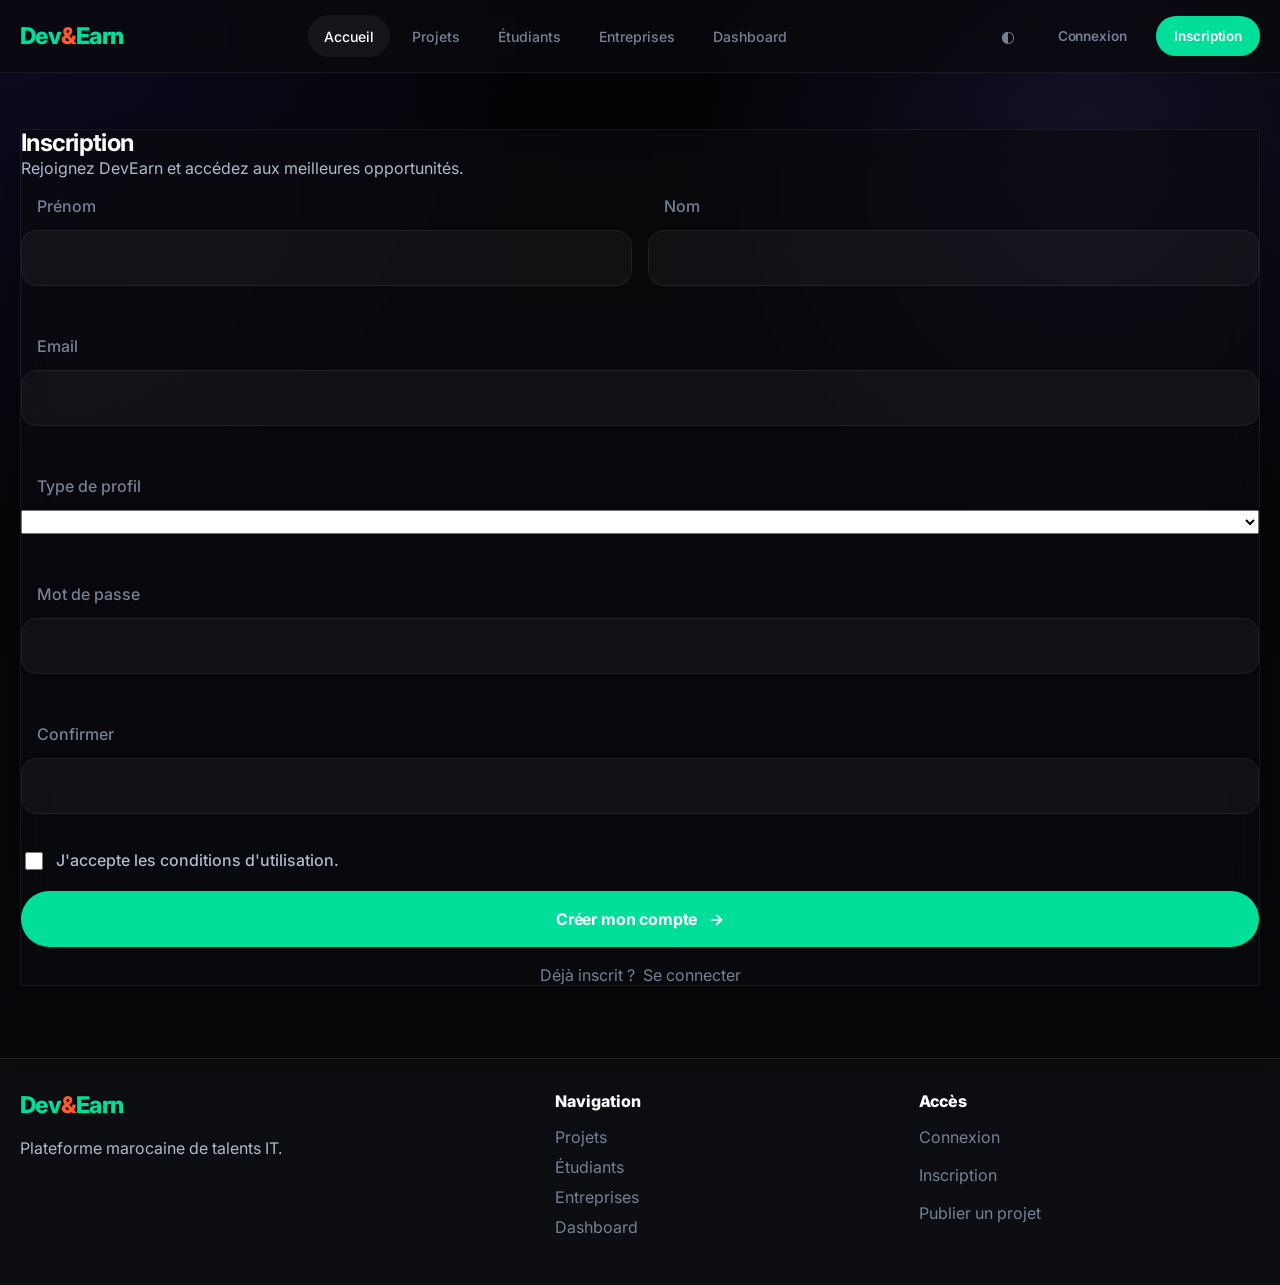
<file: register.html>
<!DOCTYPE html>
<html lang="fr" data-theme="dark">
<head>
  <meta charset="UTF-8" />
  <meta name="viewport" content="width=device-width, initial-scale=1.0" />
  <title>DevEarn — Inscription</title>
  <link rel="preconnect" href="https://fonts.googleapis.com" />
  <link rel="preconnect" href="https://fonts.gstatic.com" crossorigin />
  <link href="https://fonts.googleapis.com/css2?family=Inter:wght@400;500;600;700;800&display=swap" rel="stylesheet" />
  <link rel="stylesheet" href="./css/global.css" />
  <link rel="stylesheet" href="./css/auth.css" />
</head>
<body class="auth-page">
  <header class="site-header">
    <div class="container header-inner">
      <a href="./index.html" class="brand" aria-label="Accueil DevEarn">
        <span class="brand-mark" aria-hidden="true">
          <span class="brand-dev">Dev</span><span class="brand-amp">&amp;</span><span class="brand-earn">Earn</span>
        </span>
      </a>
      <nav class="main-nav" aria-label="Navigation principale">
        <button class="nav-toggle" type="button" aria-label="Ouvrir le menu">
          <span></span><span></span><span></span>
        </button>
        <ul class="nav-list">
          <li><a href="./index.html" class="is-current">Accueil</a></li>
          <li><a href="./projects.html">Projets</a></li>
          <li><a href="./student-space.html">Étudiants</a></li>
          <li><a href="./client-space.html">Entreprises</a></li>
          <li><a href="./dashboard.html">Dashboard</a></li>
        </ul>
      </nav>
      <div class="header-actions">
        <button class="theme-toggle" type="button" aria-label="Basculer le thème">
          <span class="theme-toggle-icon">◐</span>
        </button>
        <a href="./login.html" class="btn btn-ghost" id="nav-login-btn">Connexion</a>
        <a href="./register.html" class="btn btn-primary" id="nav-register-btn">Inscription</a>
      </div>
    </div>
  </header>
  <main id="main-content">
    <section class="auth-section">
      <div class="container auth-container">
        <div class="auth-card glass-card">
          <h2>Inscription</h2>
          <p>Rejoignez DevEarn et accédez aux meilleures opportunités.</p>
          <form class="auth-form" action="#" method="post">
            <div class="auth-form-row">
              <div class="floating-group">
                <input type="text" id="reg-firstname" name="firstname" placeholder=" " required />
                <label for="reg-firstname">Prénom</label>
              </div>
              <div class="floating-group">
                <input type="text" id="reg-lastname" name="lastname" placeholder=" " required />
                <label for="reg-lastname">Nom</label>
              </div>
            </div>
            <div class="floating-group">
              <input type="email" id="reg-email" name="email" placeholder=" " required />
              <label for="reg-email">Email</label>
            </div>
            <div class="floating-group">
              <select id="reg-role" name="role" required>
                <option value="" disabled selected></option>
                <option>Étudiant</option>
                <option>Client / Entreprise</option>
              </select>
              <label for="reg-role">Type de profil</label>
            </div>
            <div class="floating-group">
              <input type="password" id="reg-password" name="password" placeholder=" " required />
              <label for="reg-password">Mot de passe</label>
            </div>
            <div class="floating-group">
              <input type="password" id="reg-password-confirm" name="password_confirm" placeholder=" " required />
              <label for="reg-password-confirm">Confirmer</label>
            </div>
            <label class="check-inline">
              <input type="checkbox" name="terms" required />
              <span>J'accepte les conditions d'utilisation.</span>
            </label>
            <button type="submit" class="btn-hero btn-hero-full" id="submitBtn">
              Créer mon compte <span class="btn-hero-arrow">→</span>
            </button>
          </form>
          <div id="auth-message" class="auth-message"></div>
          <div class="auth-footer-note">
            <span>Déjà inscrit ?</span>
            <a href="./login.html" class="text-link-sm">Se connecter</a>
          </div>
        </div>
      </div>
    </section>
  </main>
  <footer class="site-footer">
    <div class="container footer-inner">
      <div class="footer-brand">
        <a href="./index.html" class="brand footer-brand-link" aria-label="Accueil DevEarn">
          <span class="brand-mark" aria-hidden="true">
            <span class="brand-dev">Dev</span><span class="brand-amp">&amp;</span><span class="brand-earn">Earn</span>
          </span>
        </a>
        <p>Plateforme marocaine de talents IT.</p>
      </div>
      <div class="footer-links-group">
        <span class="footer-title">Navigation</span>
        <a href="./projects.html">Projets</a>
        <a href="./student-space.html">Étudiants</a>
        <a href="./client-space.html">Entreprises</a>
        <a href="./dashboard.html">Dashboard</a>
      </div>
      <div class="footer-links-group">
        <span class="footer-title">Accès</span>
        <a href="./login.html" class="text-link-sm" style="display: block; margin-bottom: 8px;">Connexion</a>
        <a href="./register.html" class="text-link-sm" style="display: block; margin-bottom: 8px;">Inscription</a>
        <a href="./post-project.html">Publier un projet</a>
      </div>
    </div>
  </footer>
  <script src="./js/auth-api.js"></script>
  <script>
    document.addEventListener('DOMContentLoaded', () => {
      const form = document.querySelector('.auth-form');
      form.addEventListener('submit', handleRegisterSubmit);
    });

    function handleRegisterSubmit(event) {
      event.preventDefault();

      const firstName = document.getElementById('reg-firstname').value;
      const lastName = document.getElementById('reg-lastname').value;
      const email = document.getElementById('reg-email').value;
      const role = document.getElementById('reg-role').value;
      const password = document.getElementById('reg-password').value;
      const passwordConfirm = document.getElementById('reg-password-confirm').value;
      const terms = document.querySelector('input[name="terms"]:checked');

      if (!firstName || !lastName || !email || !role || !password || !passwordConfirm) {
        showNotification('Veuillez remplir tous les champs', 'error');
        return;
      }

      if (password !== passwordConfirm) {
        showNotification('Les mots de passe ne correspondent pas', 'error');
        return;
      }

      if (!terms) {
        showNotification('Vous devez accepter les conditions d\'utilisation', 'error');
        return;
      }

      const fullName = `${firstName} ${lastName}`;
      const roleValue = role === 'Étudiant' ? 'student' : 'client';

      registerUser(fullName, email, password, roleValue);
    }
  </script>
</body>
</html>
</file>
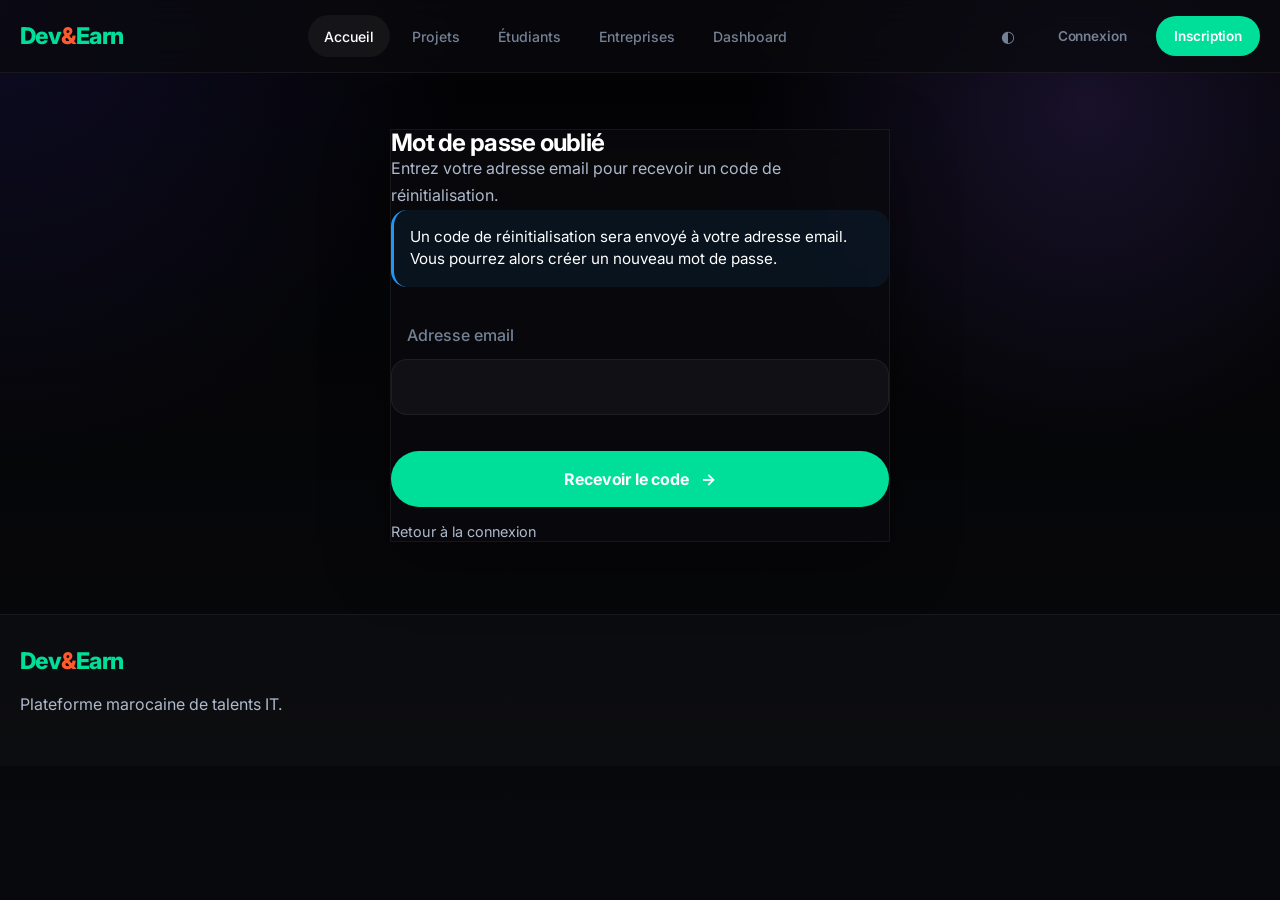
<file: reset-password.html>
<!DOCTYPE html>
<html lang="fr" data-theme="dark">
<head>
  <meta charset="UTF-8" />
  <meta name="viewport" content="width=device-width, initial-scale=1.0" />
  <title>DevEarn — Réinitialiser Mot de passe</title>
  <link rel="preconnect" href="https://fonts.googleapis.com" />
  <link rel="preconnect" href="https://fonts.gstatic.com" crossorigin />
  <link href="https://fonts.googleapis.com/css2?family=Inter:wght@400;500;600;700;800&display=swap" rel="stylesheet" />
  <link rel="stylesheet" href="./css/global.css" />
  <link rel="stylesheet" href="./css/auth.css" />
  <style>
    .reset-password-container {
      max-width: 500px;
      margin: 0 auto;
    }

    .code-input {
      font-size: 24px;
      letter-spacing: 6px;
      text-align: center;
      padding: 14px;
      border: 2px solid var(--primary);
      border-radius: var(--radius-md);
      font-family: 'Courier New', monospace;
      font-weight: bold;
      width: 100%;
      background: rgba(255, 255, 255, 0.04);
      color: var(--text);
    }

    .code-input:focus {
      outline: none;
      border-color: var(--primary);
      box-shadow: 0 0 12px rgba(31, 199, 160, 0.3);
    }

    .password-requirements {
      margin: 20px 0;
      padding: 16px;
      background: rgba(255, 255, 255, 0.02);
      border: 1px solid var(--border);
      border-radius: var(--radius-md);
      font-size: 0.9rem;
    }

    .password-requirements h4 {
      margin: 0 0 12px 0;
      color: var(--primary);
      font-size: 0.95rem;
    }

    .requirement {
      display: flex;
      align-items: center;
      margin-bottom: 8px;
      color: var(--text-muted);
    }

    .requirement-check {
      display: inline-block;
      width: 18px;
      height: 18px;
      margin-right: 8px;
      border-radius: 50%;
      background: rgba(255, 255, 255, 0.1);
      text-align: center;
      line-height: 18px;
      font-size: 12px;
      font-weight: bold;
    }

    .requirement.met .requirement-check {
      background: rgba(76, 175, 80, 0.3);
      color: #4caf50;
    }

    .requirement.unmet .requirement-check {
      background: rgba(244, 67, 54, 0.1);
      color: #f44336;
    }

    .floating-group {
      display: flex;
      flex-direction: column-reverse;
      margin-bottom: 18px;
      position: relative;
    }

    .floating-group input,
    .floating-group label {
      transition: all 0.3s ease;
    }

    .floating-group input {
      min-height: 56px;
      padding: 14px 40px 14px 16px;
      border: 1px solid var(--border);
      border-radius: var(--radius-md);
      background: rgba(255, 255, 255, 0.04);
      color: var(--text);
      font-size: 1rem;
      outline: none;
    }

    .floating-group input:focus,
    .floating-group input:not(:placeholder-shown) {
      border-color: var(--primary);
    }

    .floating-group input:focus ~ label,
    .floating-group input:not(:placeholder-shown) ~ label {
      transform: translateY(-24px);
      font-size: 0.85rem;
      color: var(--primary);
    }

    .floating-group label {
      padding: 14px 16px;
      color: var(--text-muted);
      pointer-events: none;
      font-weight: 500;
    }

    .password-toggle {
      position: absolute;
      right: 12px;
      top: 50%;
      transform: translateY(-50%);
      background: none;
      border: none;
      color: var(--text-soft);
      cursor: pointer;
      font-size: 0.85rem;
      font-weight: 600;
      padding: 4px 8px;
    }

    .password-toggle:hover {
      color: var(--primary);
    }

    .auth-message {
      padding: 12px 16px;
      margin: 16px 0;
      border-radius: var(--radius-md);
      text-align: center;
      font-size: 0.9rem;
      display: none;
    }

    .auth-message-success {
      background: rgba(76, 175, 80, 0.15);
      color: #4caf50;
      border: 1px solid rgba(76, 175, 80, 0.3);
    }

    .auth-message-error {
      background: rgba(244, 67, 54, 0.15);
      color: #f44336;
      border: 1px solid rgba(244, 67, 54, 0.3);
    }

    .auth-message-info {
      background: rgba(33, 150, 243, 0.15);
      color: #2196f3;
      border: 1px solid rgba(33, 150, 243, 0.3);
    }

    .back-link {
      display: inline-block;
      margin-top: 16px;
      color: var(--text-soft);
      text-decoration: none;
      font-size: 0.9rem;
    }

    .back-link:hover {
      color: var(--primary);
    }
  </style>
</head>
<body class="auth-page">
  <header class="site-header">
    <div class="container header-inner">
      <a href="./index.html" class="brand" aria-label="Accueil DevEarn">
        <span class="brand-mark" aria-hidden="true">
          <span class="brand-dev">Dev</span><span class="brand-amp">&amp;</span><span class="brand-earn">Earn</span>
        </span>
      </a>
      <nav class="main-nav" aria-label="Navigation principale">
        <button class="nav-toggle" type="button" aria-label="Ouvrir le menu">
          <span></span><span></span><span></span>
        </button>
        <ul class="nav-list">
          <li><a href="./index.html" class="is-current">Accueil</a></li>
          <li><a href="./projects.html">Projets</a></li>
          <li><a href="./student-space.html">Étudiants</a></li>
          <li><a href="./client-space.html">Entreprises</a></li>
          <li><a href="./dashboard.html">Dashboard</a></li>
        </ul>
      </nav>
      <div class="header-actions">
        <button class="theme-toggle" type="button" aria-label="Basculer le thème">
          <span class="theme-toggle-icon">◐</span>
        </button>
        <a href="./login.html" class="btn btn-ghost" id="nav-login-btn">Connexion</a>
        <a href="./register.html" class="btn btn-primary" id="nav-register-btn">Inscription</a>
      </div>
    </div>
  </header>

  <main id="main-content">
    <section class="auth-section">
      <div class="container">
        <div class="reset-password-container">
          <div class="auth-card glass-card">
            <h2>Réinitialiser le mot de passe</h2>
            <p>Entrez le code reçu par email et votre nouveau mot de passe.</p>

            <div id="auth-message" class="auth-message"></div>

            <form class="auth-form" onsubmit="handleSubmit(event)">
              <div class="floating-group">
                <input
                  type="text"
                  id="resetCode"
                  placeholder=" "
                  maxlength="6"
                  inputmode="numeric"
                  required
                />
                <label for="resetCode">Code de réinitialisation</label>
              </div>

              <div class="floating-group">
                <input
                  type="password"
                  id="newPassword"
                  placeholder=" "
                  required
                  autocomplete="new-password"
                  onchange="validatePassword()"
                  oninput="validatePassword()"
                />
                <label for="newPassword">Nouveau mot de passe</label>
                <button type="button" class="password-toggle" onclick="togglePasswordVisibility('newPassword')">
                  Afficher
                </button>
              </div>

              <div class="password-requirements">
                <h4>Exigences du mot de passe</h4>
                <div class="requirement unmet" id="req-length">
                  <span class="requirement-check">✓</span>
                  <span>Au moins 8 caractères</span>
                </div>
                <div class="requirement unmet" id="req-uppercase">
                  <span class="requirement-check">✓</span>
                  <span>Au moins une majuscule</span>
                </div>
                <div class="requirement unmet" id="req-lowercase">
                  <span class="requirement-check">✓</span>
                  <span>Au moins une minuscule</span>
                </div>
                <div class="requirement unmet" id="req-digit">
                  <span class="requirement-check">✓</span>
                  <span>Au moins un chiffre</span>
                </div>
              </div>

              <div class="floating-group">
                <input
                  type="password"
                  id="confirmPassword"
                  placeholder=" "
                  required
                  autocomplete="new-password"
                />
                <label for="confirmPassword">Confirmer le mot de passe</label>
                <button type="button" class="password-toggle" onclick="togglePasswordVisibility('confirmPassword')">
                  Afficher
                </button>
              </div>

              <button type="submit" class="btn-hero btn-hero-full">
                Réinitialiser le mot de passe <span class="btn-hero-arrow">→</span>
              </button>
            </form>

            <a href="./login.html" class="back-link">Retour à la connexion</a>
          </div>
        </div>
      </div>
    </section>
  </main>

  <footer class="site-footer">
    <div class="container footer-inner">
      <div class="footer-brand">
        <a href="./index.html" class="brand footer-brand-link" aria-label="Accueil DevEarn">
          <span class="brand-mark" aria-hidden="true">
            <span class="brand-dev">Dev</span><span class="brand-amp">&amp;</span><span class="brand-earn">Earn</span>
          </span>
        </a>
        <p>Plateforme marocaine de talents IT.</p>
      </div>
    </div>
  </footer>

  <script src="./js/auth-api.js"></script>
  <script>
    document.addEventListener('DOMContentLoaded', () => {
      const email = localStorage.getItem('resetEmail');
      if (!email) {
        window.location.href = './forgot-password.html';
        return;
      }

      // Load theme
      const html = document.documentElement;
      const savedTheme = localStorage.getItem('theme') || 'dark';
      html.setAttribute('data-theme', savedTheme);

      // Auto-format code input
      const codeInput = document.getElementById('resetCode');
      codeInput.addEventListener('keydown', (e) => {
        if (!/[0-9]/.test(e.key) && !['Backspace', 'Tab', 'ArrowLeft', 'ArrowRight', 'Delete'].includes(e.key)) {
          e.preventDefault();
        }
      });
    });

    function togglePasswordVisibility(inputId) {
      const input = document.getElementById(inputId);
      const button = event.target;
      const isPassword = input.type === 'password';
      input.type = isPassword ? 'text' : 'password';
      button.textContent = isPassword ? 'Masquer' : 'Afficher';
    }

    function validatePassword() {
      const password = document.getElementById('newPassword').value;

      // Check length
      const lengthReq = document.getElementById('req-length');
      if (password.length >= 8) {
        lengthReq.classList.remove('unmet');
        lengthReq.classList.add('met');
      } else {
        lengthReq.classList.remove('met');
        lengthReq.classList.add('unmet');
      }

      // Check uppercase
      const uppercaseReq = document.getElementById('req-uppercase');
      if (/[A-Z]/.test(password)) {
        uppercaseReq.classList.remove('unmet');
        uppercaseReq.classList.add('met');
      } else {
        uppercaseReq.classList.remove('met');
        uppercaseReq.classList.add('unmet');
      }

      // Check lowercase
      const lowercaseReq = document.getElementById('req-lowercase');
      if (/[a-z]/.test(password)) {
        lowercaseReq.classList.remove('unmet');
        lowercaseReq.classList.add('met');
      } else {
        lowercaseReq.classList.remove('met');
        lowercaseReq.classList.add('unmet');
      }

      // Check digit
      const digitReq = document.getElementById('req-digit');
      if (/[0-9]/.test(password)) {
        digitReq.classList.remove('unmet');
        digitReq.classList.add('met');
      } else {
        digitReq.classList.remove('met');
        digitReq.classList.add('unmet');
      }
    }

    function handleSubmit(event) {
      event.preventDefault();

      const email = localStorage.getItem('resetEmail');
      const resetCode = document.getElementById('resetCode').value;
      const newPassword = document.getElementById('newPassword').value;
      const confirmPassword = document.getElementById('confirmPassword').value;

      if (!resetCode || resetCode.length !== 6 || !/^\d+$/.test(resetCode)) {
        showNotification('Le code doit contenir 6 chiffres', 'error');
        return;
      }

      resetPassword(email, resetCode, newPassword, confirmPassword);
    }
  </script>
</body>
</html>
</file>
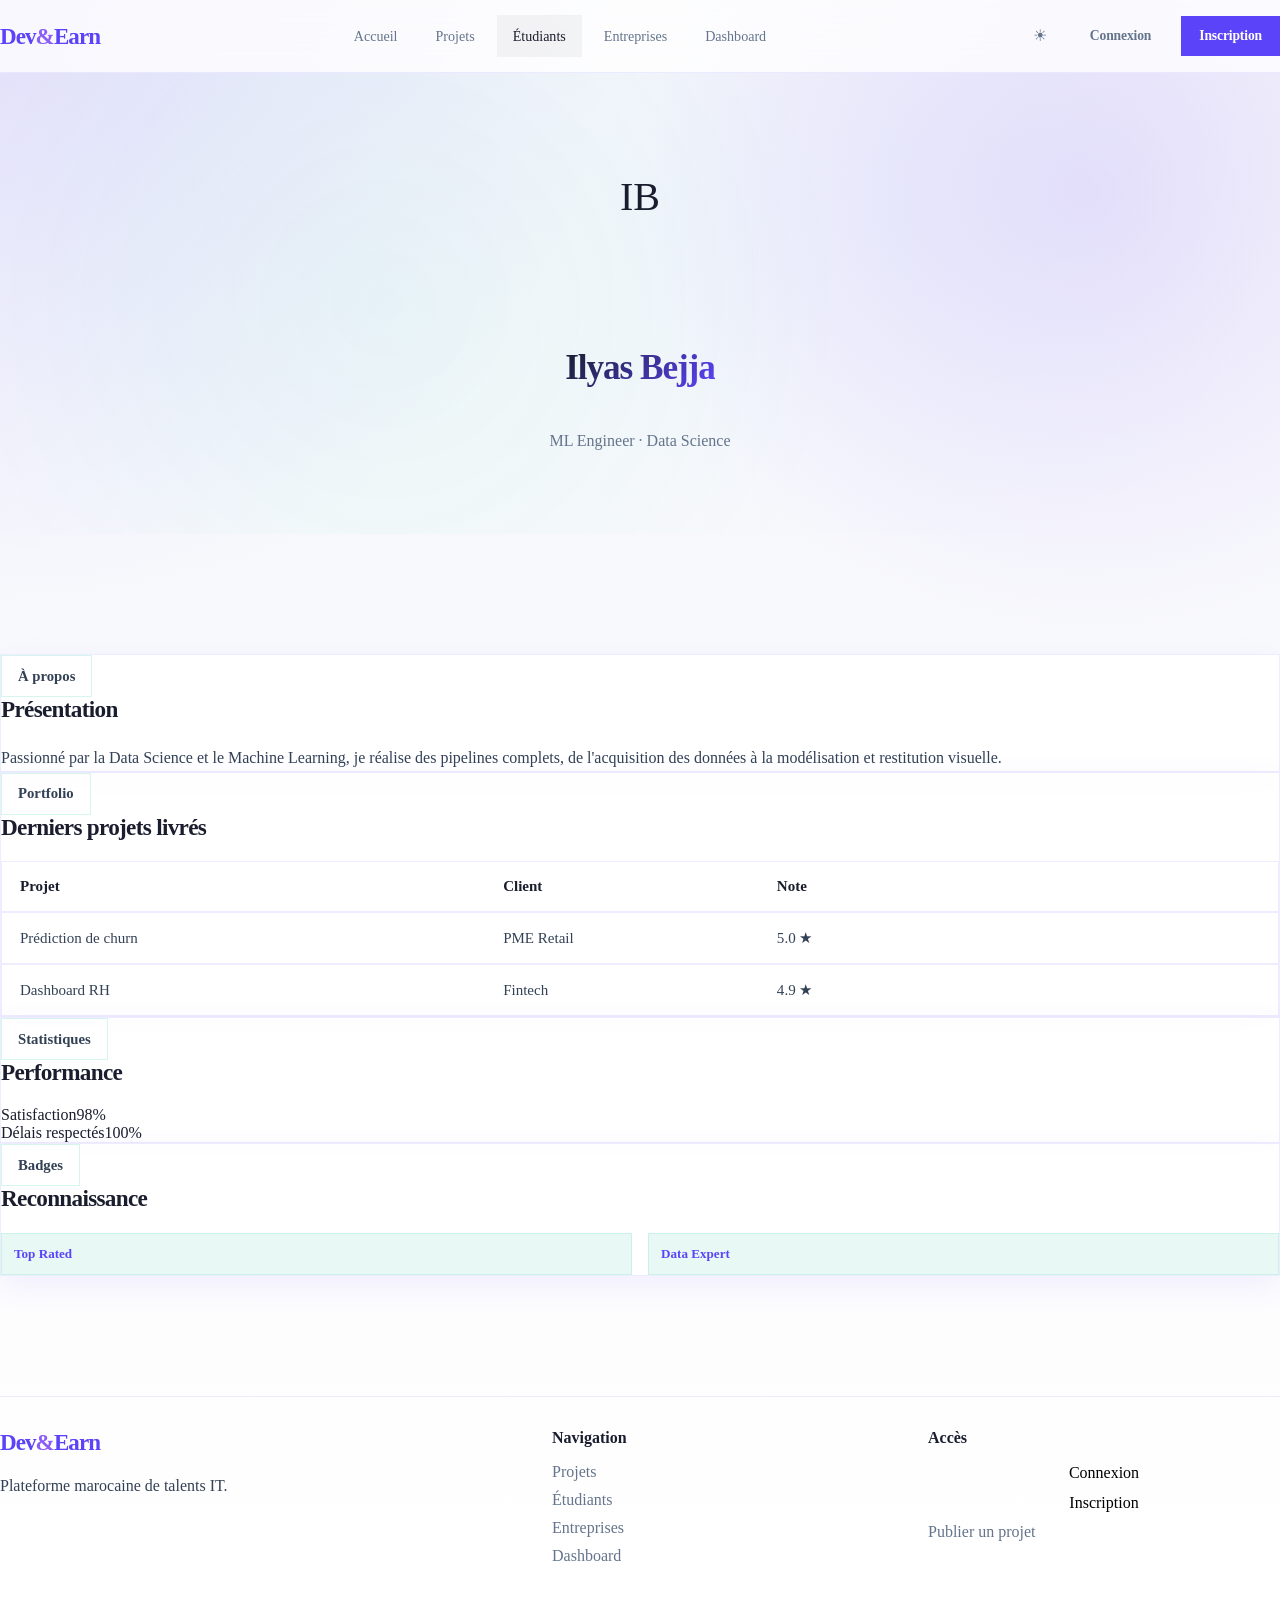
<file: student-profile.html>
<!DOCTYPE html>
<html lang="fr" data-theme="dark">
<head>
  <meta charset="UTF-8" />
  <meta name="viewport" content="width=device-width, initial-scale=1.0" />
  <title>DevEarn — Profil Étudiant</title>
  <link rel="preconnect" href="https://fonts.googleapis.com" />
  <link rel="preconnect" href="https://fonts.gstatic.com" crossorigin />
  <link href="https://fonts.googleapis.com/css2?family=Inter:wght@400;500;600;700;800&display=swap" rel="stylesheet" />
  <link rel="stylesheet" href="./css/global.css" />
  <link rel="stylesheet" href="./css/student-space.css" />
</head>
<body class="student-profile-page">
  <header class="site-header">
    <div class="container header-inner">
      <a href="./index.html" class="brand" aria-label="Accueil DevEarn">
        <span class="brand-mark" aria-hidden="true">
          <span class="brand-dev">Dev</span><span class="brand-amp">&amp;</span><span class="brand-earn">Earn</span>
        </span>
      </a>
      <nav class="main-nav" aria-label="Navigation principale">
        <button class="nav-toggle" type="button" aria-label="Ouvrir le menu">
          <span></span><span></span><span></span>
        </button>
        <ul class="nav-list">
          <li><a href="./index.html">Accueil</a></li>
          <li><a href="./projects.html">Projets</a></li>
          <li><a href="./student-space.html" class="is-current">Étudiants</a></li>
          <li><a href="./client-space.html">Entreprises</a></li>
          <li><a href="./dashboard.html">Dashboard</a></li>
        </ul>
      </nav>
      <div class="header-actions">
        <button class="theme-toggle" type="button" aria-label="Basculer le thème">
          <span class="theme-toggle-icon">◐</span>
        </button>
        <button type="button" class="btn btn-ghost" data-open-modal="login-modal">Connexion</button>
        <button type="button" class="btn btn-primary" data-open-modal="register-modal">Inscription</button>
      </div>
    </div>
  </header>
  <main id="main-content">
    <section class="page-hero">
      <div class="container page-hero-inner">
        <div class="talent-avatar" style="width:120px; height:120px; font-size:2.5rem; margin-bottom:16px;">IB</div>
        <div class="page-typed-box">
          <h1 id="typed-profile" class="page-typed-slogan"></h1>
        </div>
        <p class="page-hero-sub">ML Engineer · Data Science</p>
      </div>
    </section>

    <section class="profile-details section-spacing">
      <div class="container">
        <div class="client-board-grid">
          <div class="client-main-column">
            <div class="dashboard-panel glass-card">
              <div class="panel-header">
                <div>
                  <span class="section-chip">À propos</span>
                  <h2>Présentation</h2>
                </div>
              </div>
              <p>Passionné par la Data Science et le Machine Learning, je réalise des pipelines complets, de l'acquisition des données à la modélisation et restitution visuelle.</p>
            </div>
            <div class="dashboard-panel glass-card">
              <div class="panel-header">
                <div>
                  <span class="section-chip">Portfolio</span>
                  <h2>Derniers projets livrés</h2>
                </div>
              </div>
              <div class="project-table">
                <div class="table-row table-head">
                  <span>Projet</span><span>Client</span><span>Note</span>
                </div>
                <div class="table-row">
                  <span>Prédiction de churn</span><span>PME Retail</span><span>5.0 ★</span>
                </div>
                <div class="table-row">
                  <span>Dashboard RH</span><span>Fintech</span><span>4.9 ★</span>
                </div>
              </div>
            </div>
          </div>
          <aside class="client-side-column">
            <div class="dashboard-panel glass-card">
              <div class="panel-header">
                <div>
                  <span class="section-chip">Statistiques</span>
                  <h2>Performance</h2>
                </div>
              </div>
              <div class="progress-block">
                <div class="progress-meta"><span>Satisfaction</span><span>98%</span></div>
                <div class="progress-bar"><span style="width: 98%"></span></div>
              </div>
              <div class="progress-block">
                <div class="progress-meta"><span>Délais respectés</span><span>100%</span></div>
                <div class="progress-bar"><span style="width: 100%"></span></div>
              </div>
            </div>
            <div class="dashboard-panel glass-card">
              <div class="panel-header">
                <div>
                  <span class="section-chip">Badges</span>
                  <h2>Reconnaissance</h2>
                </div>
              </div>
              <div class="badge-list">
                <span class="badge-pill">Top Rated</span>
                <span class="badge-pill">Data Expert</span>
              </div>
            </div>
          </aside>
        </div>
      </div>
    </section>
  </main>
  <footer class="site-footer">
    <div class="container footer-inner">
      <div class="footer-brand">
        <a href="./index.html" class="brand footer-brand-link" aria-label="Accueil DevEarn">
          <span class="brand-mark" aria-hidden="true">
            <span class="brand-dev">Dev</span><span class="brand-amp">&amp;</span><span class="brand-earn">Earn</span>
          </span>
        </a>
        <p>Plateforme marocaine de talents IT.</p>
      </div>
      <div class="footer-links-group">
        <span class="footer-title">Navigation</span>
        <a href="./projects.html">Projets</a>
        <a href="./student-space.html">Étudiants</a>
        <a href="./client-space.html">Entreprises</a>
        <a href="./dashboard.html">Dashboard</a>
      </div>
      <div class="footer-links-group">
        <span class="footer-title">Accès</span>
        <button type="button" class="text-link-sm" data-open-modal="login-modal">Connexion</button>
        <button type="button" class="text-link-sm" data-open-modal="register-modal">Inscription</button>
        <a href="./post-project.html">Publier un projet</a>
      </div>
    </div>
  </footer>
  <script src="./js/main.js"></script>
  <script>
    document.addEventListener("DOMContentLoaded", () => {
      const el = document.getElementById("typed-profile");
      if (el) {
        let phrase = "Ilyas Bejja";
        let charIndex = 0;
        function type() {
          if (charIndex < phrase.length) {
            el.textContent += phrase.charAt(charIndex);
            charIndex++;
            setTimeout(type, 50);
          } else {
            el.classList.add("typed-cursor-effect");
          }
        }
        setTimeout(type, 300);
      }
    });
  </script>
</body>
</html>
</file>
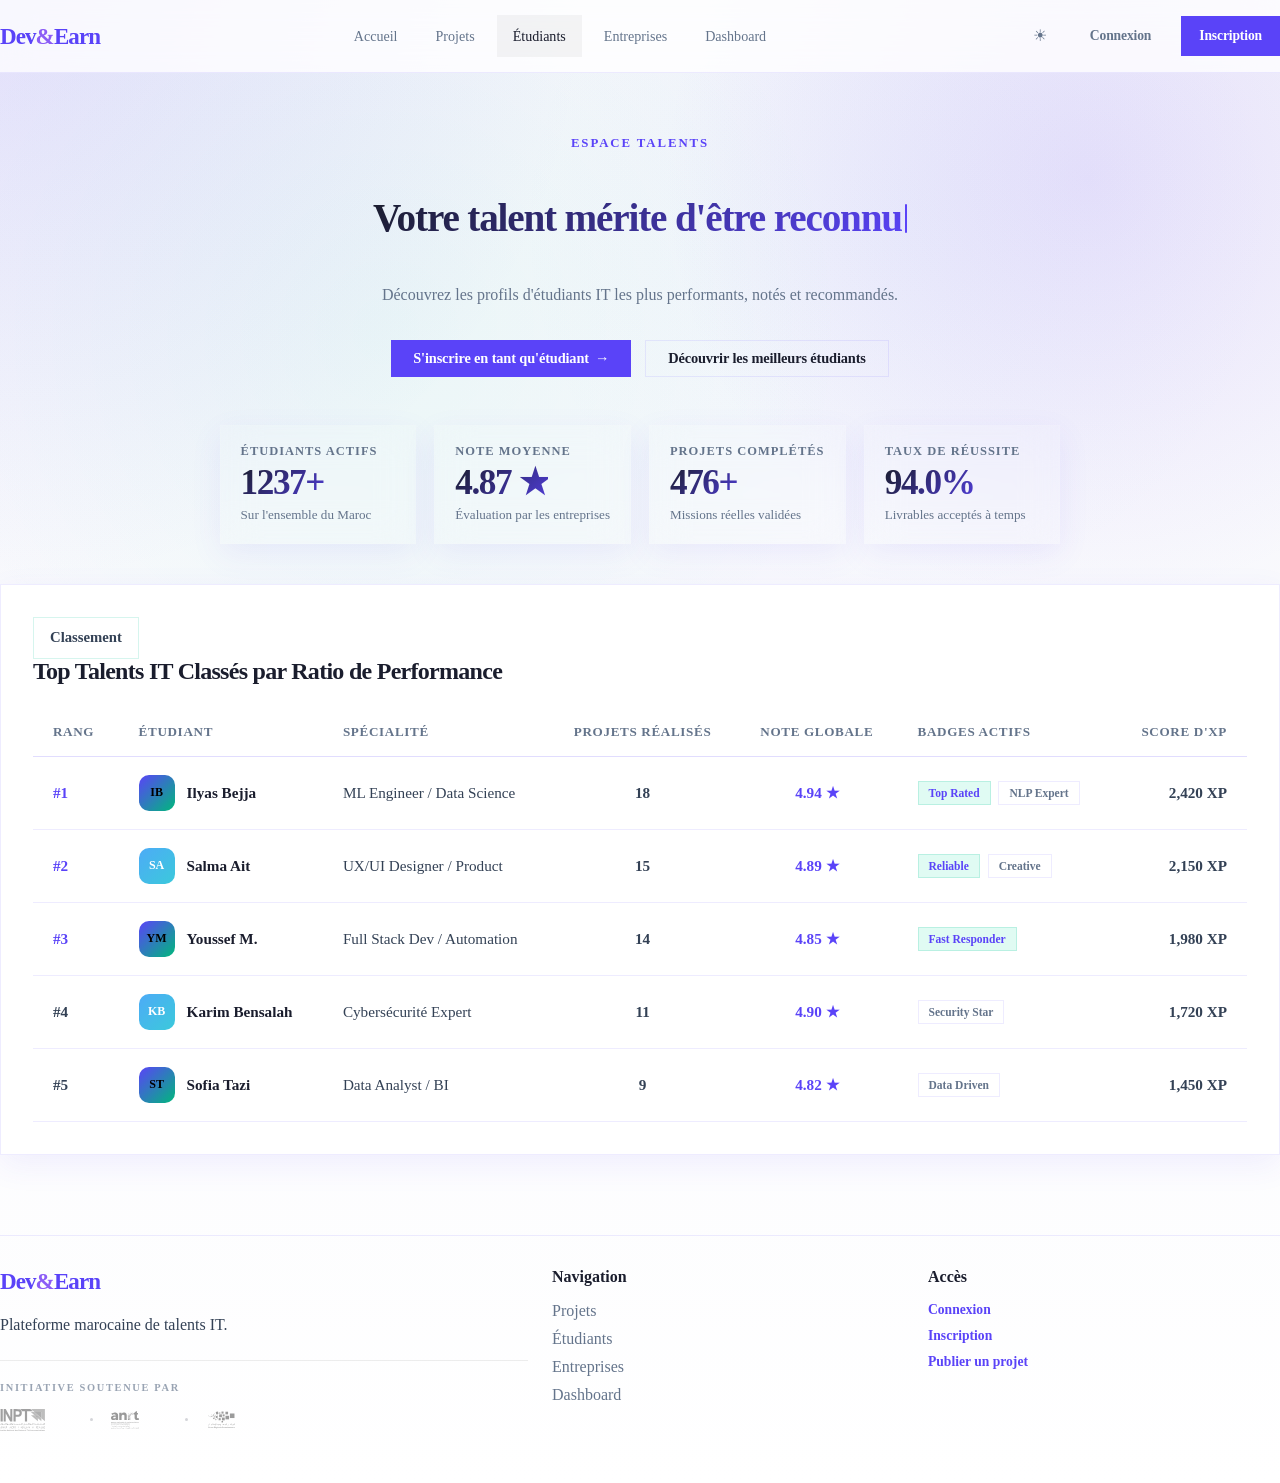
<file: student-space.html>
<!DOCTYPE html>
<html lang="fr" data-theme="dark">
<head>
  <script>window.location.replace('./index.html#students');</script>
  <meta charset="UTF-8" />
  <meta name="viewport" content="width=device-width, initial-scale=1.0" />
  <title>DevEarn — Espace Étudiant</title>
  <meta name="description" content="Tableau de bord étudiant DevEarn : candidatures, projets recommandés, progression, badges et portfolio." />
  <link rel="preconnect" href="https://fonts.googleapis.com" />
  <link rel="preconnect" href="https://fonts.gstatic.com" crossorigin />
  <link href="https://fonts.googleapis.com/css2?family=Inter:wght@400;500;600;700;800&display=swap" rel="stylesheet" />
  <link rel="stylesheet" href="./css/global.css" />
  <link rel="stylesheet" href="./css/student-space.css" />
</head>
<body class="student-space-page">
  <a href="#main-content" class="skip-link">Aller au contenu principal</a>

  <header class="site-header">
    <div class="container header-inner">
      <a href="./index.html" class="brand" aria-label="Accueil DevEarn">
        <span class="brand-mark" aria-hidden="true">
          <span class="brand-dev">Dev</span><span class="brand-amp">&amp;</span><span class="brand-earn">Earn</span>
        </span>
      </a>
      <nav class="main-nav" aria-label="Navigation principale">
        <button class="nav-toggle" type="button" aria-label="Ouvrir le menu">
          <span></span><span></span><span></span>
        </button>
        <ul class="nav-list">
          <li><a href="./index.html">Accueil</a></li>
          <li><a href="./projects.html">Projets</a></li>
          <li><a href="./student-space.html" class="is-current">Étudiants</a></li>
          <li><a href="./client-space.html">Entreprises</a></li>
          <li><a href="./dashboard.html">Dashboard</a></li>
        </ul>
      </nav>
      <div class="header-actions">
        <button class="theme-toggle" type="button" aria-label="Basculer le thème">
          <span class="theme-toggle-icon">◐</span>
        </button>
        <a href="./login.html" class="btn btn-ghost">Connexion</a>
        <a href="./register.html" class="btn btn-primary">Inscription</a>
      </div>
    </div>
  </header>

  <main id="main-content">

    <!-- PAGE HERO -->
    <section class="page-hero">
      <div class="container page-hero-inner">
        <p class="page-hero-eyebrow">Espace Personnel</p>
        <div class="page-typed-box">
          <h1 id="typed-students" class="page-typed-slogan"></h1>
        </div>
        <p class="page-hero-sub">Gérez vos candidatures, suivez votre progression et accédez aux meilleures missions.</p>
      </div>
    </section>

    <!-- KPI RAPIDES -->
    <section class="student-kpi section-spacing">
      <div class="container">
        <div class="kpi-grid">
          <article class="kpi-card glass-card">
            <span class="kpi-label">Candidatures</span>
            <strong class="kpi-value">27</strong>
            <p>Envoyées sur les derniers cycles</p>
          </article>
          <article class="kpi-card glass-card">
            <span class="kpi-label">Shortlists</span>
            <strong class="kpi-value">08</strong>
            <p>Projets où le profil a été retenu</p>
          </article>
          <article class="kpi-card glass-card">
            <span class="kpi-label">Matching</span>
            <strong class="kpi-value">87%</strong>
            <p>Alignement compétences / projets</p>
          </article>
          <article class="kpi-card glass-card">
            <span class="kpi-label">Badges</span>
            <strong class="kpi-value">12</strong>
            <p>Débloqués — fiabilité &amp; impact</p>
          </article>
        </div>
      </div>
    </section>

    <!-- TABLEAU DE BORD PRINCIPAL -->
    <section class="student-main-board section-spacing">
      <div class="container board-grid">
        <div class="board-column-main">

          <!-- Projets recommandés -->
          <div class="panel-card glass-card">
            <div class="panel-header">
              <div>
                <span class="section-chip">Projets recommandés</span>
                <h2>Opportunités alignées avec votre profil</h2>
              </div>
              <a href="./projects.html" class="text-link">Voir tout</a>
            </div>
            <div class="recommended-list">
              <article class="recommended-card">
                <div class="recommended-top">
                  <span class="recommended-tag">95% match</span>
                  <span class="recommended-level">Avancé</span>
                </div>
                <h3>Fine-tuning LLM pour domaine spécialisé</h3>
                <p>Aligné avec vos compétences en NLP, PEFT et optimisation de modèles.</p>
                <div class="recommended-footer">
                  <span>NLP / LLM</span><span>Budget premium</span><span>2 semaines</span>
                </div>
              </article>
              <article class="recommended-card">
                <div class="recommended-top">
                  <span class="recommended-tag">90% match</span>
                  <span class="recommended-level">Intermédiaire</span>
                </div>
                <h3>Dashboard analytique pour KPI business</h3>
                <p>Adapté à vos compétences en data visualisation et restitution claire.</p>
                <div class="recommended-footer">
                  <span>Dashboard</span><span>Client PME</span><span>10 jours</span>
                </div>
              </article>
              <article class="recommended-card">
                <div class="recommended-top">
                  <span class="recommended-tag">88% match</span>
                  <span class="recommended-level">Avancé</span>
                </div>
                <h3>Pipeline de classification pour données métiers</h3>
                <p>ML appliqué avec préparation, évaluation et documentation complète.</p>
                <div class="recommended-footer">
                  <span>Data / IA</span><span>Modèle + rapport</span><span>12 jours</span>
                </div>
              </article>
            </div>
          </div>

          <!-- Candidatures -->
          <div class="panel-card glass-card">
            <div class="panel-header">
              <div>
                <span class="section-chip">Mes candidatures</span>
                <h2>Suivi de vos propositions</h2>
              </div>
              <a href="./projects.html" class="text-link">Trouver d'autres projets</a>
            </div>
            <div class="application-table">
              <div class="table-row table-head">
                <span>Projet</span><span>Catégorie</span><span>Statut</span><span>Date</span>
              </div>
              <div class="table-row">
                <span>Audit data pipeline</span><span>Data</span>
                <span class="status-badge pending">En revue</span><span>24 Mai</span>
              </div>
              <div class="table-row">
                <span>Dashboard RH</span><span>Analytics</span>
                <span class="status-badge accepted">Shortlist</span><span>23 Mai</span>
              </div>
              <div class="table-row">
                <span>Prototype LLM santé</span><span>NLP</span>
                <span class="status-badge active">Entretien</span><span>22 Mai</span>
              </div>
              <div class="table-row">
                <span>Refonte site startup</span><span>Web</span>
                <span class="status-badge rejected">Clôturé</span><span>20 Mai</span>
              </div>
            </div>
          </div>

        </div>

        <aside class="board-column-side">
          <!-- Progression -->
          <div class="panel-card glass-card">
            <div class="panel-header">
              <div>
                <span class="section-chip">Progression</span>
                <h2>Niveau du profil</h2>
              </div>
            </div>
            <div class="level-box">
              <span class="level-title">Level 07 · Expert Track</span>
              <strong>2 420 XP</strong>
              <p>Encore 180 XP pour le niveau suivant.</p>
            </div>
            <div class="progress-block">
              <div class="progress-meta"><span>Réputation</span><span>91%</span></div>
              <div class="progress-bar"><span style="width: 91%"></span></div>
            </div>
            <div class="progress-block">
              <div class="progress-meta"><span>Complétion profil</span><span>96%</span></div>
              <div class="progress-bar"><span style="width: 96%"></span></div>
            </div>
            <div class="progress-block">
              <div class="progress-meta"><span>Match moyen</span><span>87%</span></div>
              <div class="progress-bar"><span style="width: 87%"></span></div>
            </div>
          </div>

          <!-- Badges -->
          <div class="panel-card glass-card">
            <div class="panel-header">
              <div>
                <span class="section-chip">Badges</span>
                <h2>Récompenses actives</h2>
              </div>
            </div>
            <div class="badge-list">
              <span class="badge-pill">Top Rated</span>
              <span class="badge-pill">Reliable</span>
              <span class="badge-pill">Fast Responder</span>
              <span class="badge-pill">NLP Expert</span>
              <span class="badge-pill">Data Driven</span>
              <span class="badge-pill">Strong Delivery</span>
            </div>
          </div>

          <!-- Portfolio -->
          <div class="panel-card glass-card">
            <div class="panel-header">
              <div>
                <span class="section-chip">Portfolio</span>
                <h2>Derniers livrables</h2>
              </div>
            </div>
            <div class="mini-portfolio-list">
              <article class="mini-portfolio-card">
                <strong>Dashboard performance</strong>
                <p>Visualisation KPI pour une PME.</p>
              </article>
              <article class="mini-portfolio-card">
                <strong>LLM domain adaptation</strong>
                <p>Adaptation d'un modèle pour besoin ciblé.</p>
              </article>
              <article class="mini-portfolio-card">
                <strong>Classification pipeline</strong>
                <p>Pipeline ML avec métriques et synthèse.</p>
              </article>
            </div>
            <a href="./student-profile.html" class="btn btn-secondary portfolio-btn">Voir mon profil complet</a>
          </div>
        </aside>
      </div>
    </section>

    <!-- CTA -->
    <section class="cta-section section-spacing">
      <div class="container">
        <div class="cta-panel glass-card">
          <div class="cta-copy">
            <h2>Construisez votre réputation avec des livrables concrets</h2>
            <p>DevEarn transforme votre espace en hub de progression : projets, badges et opportunités réelles.</p>
          </div>
          <div class="cta-actions">
            <a href="./projects.html" class="btn btn-primary btn-lg">Candidater à un projet</a>
            <a href="./student-profile.html" class="btn btn-secondary btn-lg">Optimiser mon profil</a>
          </div>
        </div>
      </div>
    </section>

  </main>

  <footer class="site-footer">
    <div class="container footer-inner">
      <div class="footer-brand">
        <a href="./index.html" class="brand footer-brand-link" aria-label="Accueil DevEarn">
          <span class="brand-mark" aria-hidden="true">
            <span class="brand-dev">Dev</span><span class="brand-amp">&amp;</span><span class="brand-earn">Earn</span>
          </span>
        </a>
        <p>Pilotez vos candidatures, réputation et progression sur DevEarn.</p>
      </div>
      <div class="footer-links-group">
        <span class="footer-title">Explorer</span>
        <a href="./projects.html">Projets</a>
        <a href="./student-profile.html">Profil étudiant</a>
        <a href="./dashboard.html">Dashboard</a>
        <a href="./index.html">Accueil</a>
      </div>
      <div class="footer-links-group">
        <span class="footer-title">Actions</span>
        <a href="./post-project.html">Publier un projet</a>
        <a href="./client-space.html">Espace Entreprise</a>
        <a href="./register.html">Inscription</a>
        <a href="./login.html">Connexion</a>
      </div>
    </div>
  </footer>

  <script src="./js/main.js"></script>
</body>
</html>
</file>
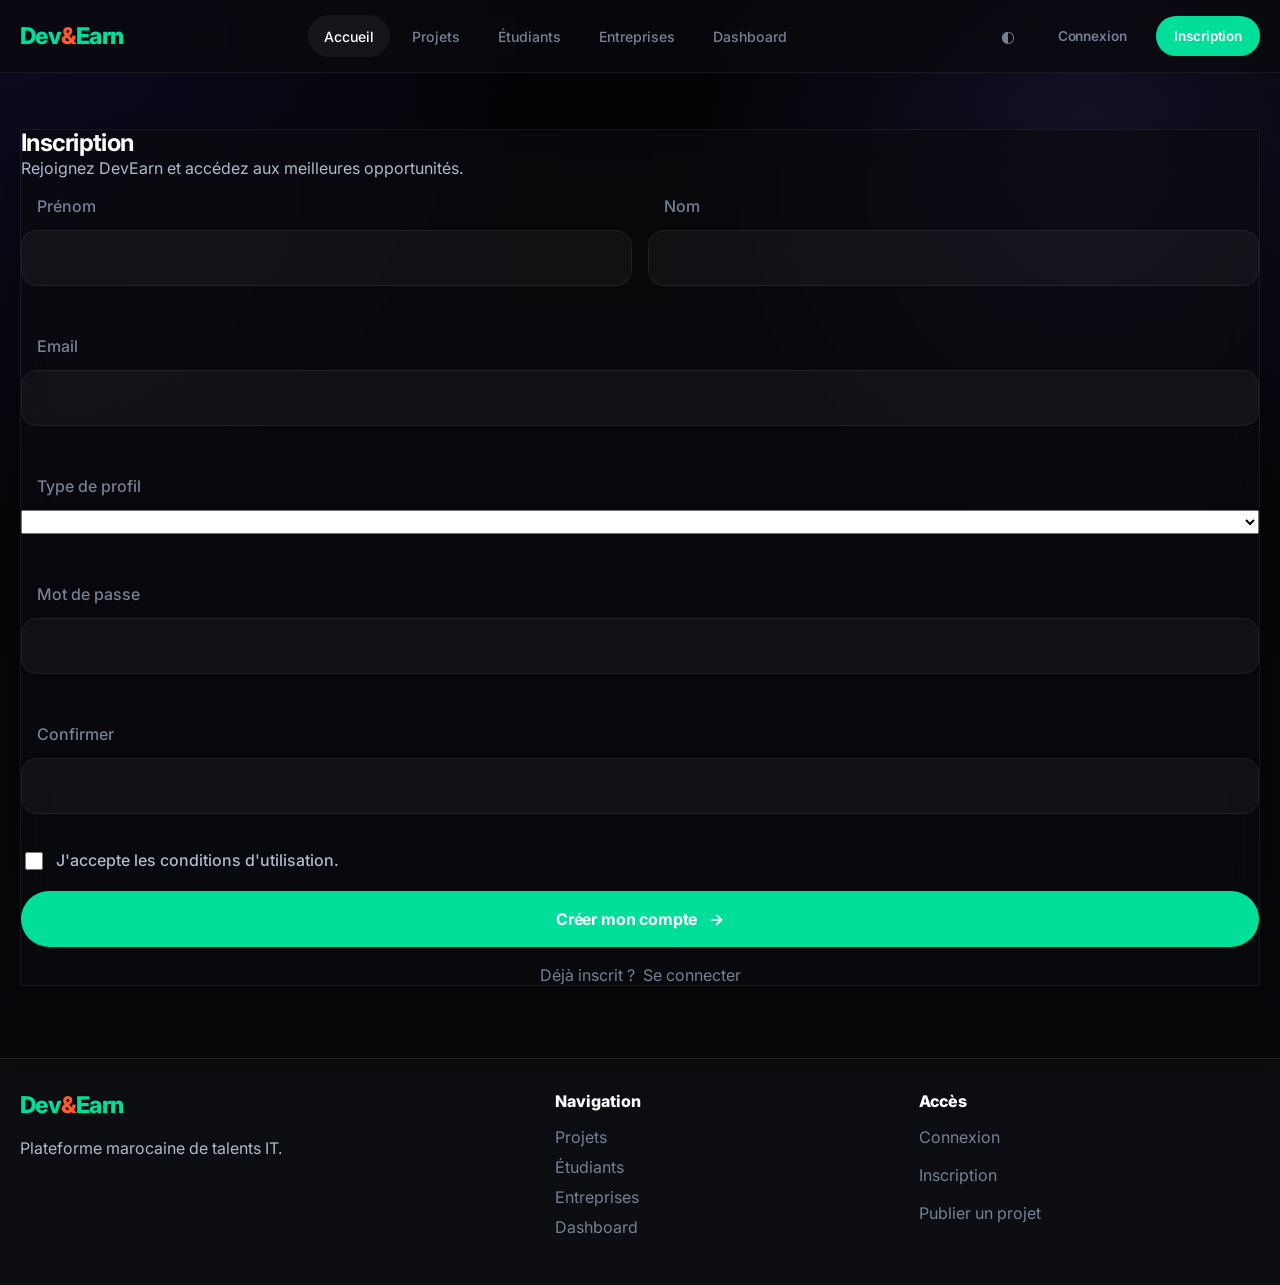
<file: verify-email.html>
<!DOCTYPE html>
<html lang="fr" data-theme="dark">
<head>
  <meta charset="UTF-8" />
  <meta name="viewport" content="width=device-width, initial-scale=1.0" />
  <title>DevEarn — Vérifier Email</title>
  <link rel="preconnect" href="https://fonts.googleapis.com" />
  <link rel="preconnect" href="https://fonts.gstatic.com" crossorigin />
  <link href="https://fonts.googleapis.com/css2?family=Inter:wght@400;500;600;700;800&display=swap" rel="stylesheet" />
  <link rel="stylesheet" href="./css/global.css" />
  <link rel="stylesheet" href="./css/auth.css" />
  <style>
    .verification-container {
      max-width: 500px;
      margin: 0 auto;
    }

    .code-display {
      text-align: center;
      margin: 32px 0;
    }

    .code-input {
      font-size: 32px;
      letter-spacing: 8px;
      text-align: center;
      padding: 16px;
      border: 2px solid var(--primary);
      border-radius: var(--radius-md);
      font-family: 'Courier New', monospace;
      font-weight: bold;
      width: 100%;
      max-width: 280px;
      margin: 0 auto;
      display: block;
      background: rgba(255, 255, 255, 0.04);
      color: var(--text);
    }

    .code-input:focus {
      outline: none;
      border-color: var(--primary);
      box-shadow: 0 0 12px rgba(31, 199, 160, 0.3);
    }

    .code-input::placeholder {
      letter-spacing: normal;
      color: var(--text-muted);
    }

    .verification-steps {
      margin: 28px 0;
      padding: 18px;
      background: rgba(31, 199, 160, 0.08);
      border-left: 3px solid var(--primary);
      border-radius: var(--radius-md);
      font-size: 0.95rem;
      line-height: 1.6;
    }

    .verification-steps strong {
      display: block;
      margin-bottom: 8px;
      color: var(--primary);
    }

    .verification-steps ol {
      margin-left: 18px;
    }

    .verification-steps li {
      margin-bottom: 8px;
    }

    .resend-section {
      margin-top: 24px;
      padding-top: 24px;
      border-top: 1px solid var(--border);
      text-align: center;
    }

    .resend-text {
      font-size: 0.9rem;
      color: var(--text-muted);
      margin-bottom: 12px;
    }

    .resend-button {
      background: transparent;
      border: 1px solid var(--primary);
      color: var(--primary);
      padding: 10px 20px;
      border-radius: var(--radius-md);
      cursor: pointer;
      font-weight: 600;
      transition: all 0.3s ease;
    }

    .resend-button:hover {
      background: rgba(31, 199, 160, 0.1);
    }

    .resend-button:disabled {
      opacity: 0.5;
      cursor: not-allowed;
    }

    .back-link {
      display: inline-block;
      margin-top: 16px;
      color: var(--text-soft);
      text-decoration: none;
      font-size: 0.9rem;
    }

    .back-link:hover {
      color: var(--primary);
    }

    .auth-message {
      padding: 12px 16px;
      margin: 16px 0;
      border-radius: var(--radius-md);
      text-align: center;
      font-size: 0.9rem;
      display: none;
    }

    .auth-message-success {
      background: rgba(76, 175, 80, 0.15);
      color: #4caf50;
      border: 1px solid rgba(76, 175, 80, 0.3);
    }

    .auth-message-error {
      background: rgba(244, 67, 54, 0.15);
      color: #f44336;
      border: 1px solid rgba(244, 67, 54, 0.3);
    }

    .auth-message-info {
      background: rgba(33, 150, 243, 0.15);
      color: #2196f3;
      border: 1px solid rgba(33, 150, 243, 0.3);
    }
  </style>
</head>
<body class="auth-page">
  <header class="site-header">
    <div class="container header-inner">
      <a href="./index.html" class="brand" aria-label="Accueil DevEarn">
        <span class="brand-mark" aria-hidden="true">
          <span class="brand-dev">Dev</span><span class="brand-amp">&amp;</span><span class="brand-earn">Earn</span>
        </span>
      </a>
      <nav class="main-nav" aria-label="Navigation principale">
        <button class="nav-toggle" type="button" aria-label="Ouvrir le menu">
          <span></span><span></span><span></span>
        </button>
        <ul class="nav-list">
          <li><a href="./index.html" class="is-current">Accueil</a></li>
          <li><a href="./projects.html">Projets</a></li>
          <li><a href="./student-space.html">Étudiants</a></li>
          <li><a href="./client-space.html">Entreprises</a></li>
          <li><a href="./dashboard.html">Dashboard</a></li>
        </ul>
      </nav>
      <div class="header-actions">
        <button class="theme-toggle" type="button" aria-label="Basculer le thème">
          <span class="theme-toggle-icon">◐</span>
        </button>
        <a href="./login.html" class="btn btn-ghost" id="nav-login-btn">Connexion</a>
        <a href="./register.html" class="btn btn-primary" id="nav-register-btn">Inscription</a>
      </div>
    </div>
  </header>

  <main id="main-content">
    <section class="auth-section">
      <div class="container">
        <div class="verification-container">
          <div class="auth-card glass-card">
            <h2>Vérifier votre email</h2>
            <p>Nous avons envoyé un code de vérification à votre adresse email. Entrez-le ci-dessous.</p>

            <div id="auth-message" class="auth-message"></div>

            <div class="verification-steps">
              <strong>Comment ça marche ?</strong>
              <ol>
                <li>Vérifiez votre boîte de réception</li>
                <li>Trouvez le code à 6 chiffres</li>
                <li>Entrez-le ci-dessous</li>
                <li>Validez pour activer votre compte</li>
              </ol>
            </div>

            <div class="code-display">
              <input
                type="text"
                id="verificationCode"
                class="code-input"
                placeholder="000000"
                maxlength="6"
                inputmode="numeric"
                autocomplete="off"
              />
            </div>

            <button type="submit" class="btn-hero btn-hero-full" onclick="handleVerify()">
              Vérifier le code <span class="btn-hero-arrow">→</span>
            </button>

            <div class="resend-section">
              <p class="resend-text">Vous n'avez pas reçu le code ?</p>
              <button type="button" class="resend-button" id="resendBtn" onclick="handleResend()">
                Renvoyer le code
              </button>
            </div>

            <a href="./index.html" class="back-link">Retour à l'accueil</a>
          </div>
        </div>
      </div>
    </section>
  </main>

  <footer class="site-footer">
    <div class="container footer-inner">
      <div class="footer-brand">
        <a href="./index.html" class="brand footer-brand-link" aria-label="Accueil DevEarn">
          <span class="brand-mark" aria-hidden="true">
            <span class="brand-dev">Dev</span><span class="brand-amp">&amp;</span><span class="brand-earn">Earn</span>
          </span>
        </a>
        <p>Plateforme marocaine de talents IT.</p>
      </div>
    </div>
  </footer>

  <script src="./js/auth-api.js"></script>
  <script>
    let resendTimeout = 0;

    document.addEventListener('DOMContentLoaded', () => {
      const email = localStorage.getItem('pendingEmail');
      if (!email) {
        window.location.href = './register.html';
        return;
      }

      // Auto-format code input (numbers only)
      const codeInput = document.getElementById('verificationCode');
      codeInput.addEventListener('keydown', (e) => {
        if (!/[0-9]/.test(e.key) && !['Backspace', 'Tab', 'ArrowLeft', 'ArrowRight', 'Delete'].includes(e.key)) {
          e.preventDefault();
        }
      });

      // Auto-submit on 6 digits
      codeInput.addEventListener('input', (e) => {
        if (e.target.value.length === 6) {
          handleVerify();
        }
      });

      // Load theme
      const html = document.documentElement;
      const savedTheme = localStorage.getItem('theme') || 'dark';
      html.setAttribute('data-theme', savedTheme);
    });

    function handleVerify() {
      const email = localStorage.getItem('pendingEmail');
      const code = document.getElementById('verificationCode').value;

      if (!code || code.length !== 6 || !/^\d+$/.test(code)) {
        showNotification('Le code doit contenir 6 chiffres', 'error');
        return;
      }

      verifyEmail(email, code);
    }

    function handleResend() {
      const email = localStorage.getItem('pendingEmail');
      const resendBtn = document.getElementById('resendBtn');

      resendBtn.disabled = true;
      resendBtn.textContent = 'Envoi en cours...';

      resendVerificationCode(email).then((success) => {
        if (success) {
          resendTimeout = 60;
          updateResendButton();
        } else {
          resendBtn.disabled = false;
          resendBtn.textContent = 'Renvoyer le code';
        }
      });
    }

    function updateResendButton() {
      const resendBtn = document.getElementById('resendBtn');
      if (resendTimeout > 0) {
        resendBtn.textContent = `Renvoyer dans ${resendTimeout}s`;
        resendBtn.disabled = true;
        resendTimeout--;
        setTimeout(updateResendButton, 1000);
      } else {
        resendBtn.textContent = 'Renvoyer le code';
        resendBtn.disabled = false;
      }
    }
  </script>
</body>
</html>
</file>
<file: css/global.css>
:root,
html[data-theme="light"] {
  --bg: #F4F5FB;
  --bg-soft: #ffffff;
  --bg-elevated: #e6e9f2;
  --bg-panel: rgba(255, 255, 255, 0.9);
  --surface: rgba(90, 67, 248, 0.04);
  --surface-strong: rgba(90, 67, 248, 0.08);
  --surface-hover: rgba(90, 67, 248, 0.12);
  --border: rgba(90, 67, 248, 0.1);
  --border-strong: rgba(90, 67, 248, 0.18);

  --text: #1A1D2D;
  --text-soft: #334155;
  --text-muted: #64748B;
  --text-faint: #94A3B8;

  --primary: #5A43F8;
  --primary-strong: #4731D4;
  --primary-soft: rgba(90, 67, 248, 0.12);

  --secondary: #8B5CF6;
  --secondary-strong: #7C3AED;
  --secondary-soft: rgba(139, 92, 246, 0.12);

  --white-soft: rgba(255, 255, 255, 0.96);

  --shadow-sm: 0 4px 14px rgba(90, 67, 248, 0.06);
  --shadow-md: 0 10px 30px rgba(90, 67, 248, 0.08);
  --shadow-lg: 0 20px 50px rgba(90, 67, 248, 0.12);
}

html[data-theme="dark"] {
  --bg: #030305;
  --bg-soft: #08090c;
  --bg-elevated: #0d0f14;
  --bg-panel: rgba(10, 11, 15, 0.7);
  --surface: rgba(255, 255, 255, 0.02);
  --surface-strong: rgba(255, 255, 255, 0.05);
  --surface-hover: rgba(255, 255, 255, 0.08);
  --border: rgba(255, 255, 255, 0.06);
  --border-strong: rgba(255, 255, 255, 0.12);

  --text: #ffffff;
  --text-soft: #aeb9cc;
  --text-muted: #748194;
  --text-faint: #525a6b;

  --primary: #00df9a;
  --primary-strong: #00bf82;
  --primary-soft: rgba(0, 223, 154, 0.1);

  --secondary: #ff5a2c;
  --secondary-strong: #e04a20;
  --secondary-soft: rgba(255, 90, 44, 0.1);

  --white-soft: rgba(255, 255, 255, 0.92);
  --danger: #ff4b6b;
  --success: #12e27b;
  --warning: #ffb833;

  --shadow-sm: 0 12px 30px rgba(0, 0, 0, 0.3);
  --shadow-md: 0 20px 60px rgba(0, 0, 0, 0.4);
  --shadow-lg: 0 40px 100px rgba(0, 0, 0, 0.5);

  --radius-xs: 8px;
  --radius-sm: 12px;
  --radius-md: 16px;
  --radius-lg: 24px;
  --radius-xl: 32px;
  --radius-pill: 999px;

  --container: 1240px;

  --space-1: 4px;
  --space-2: 8px;
  --space-3: 12px;
  --space-4: 16px;
  --space-5: 20px;
  --space-6: 24px;
  --space-7: 28px;
  --space-8: 32px;
  --space-10: 40px;
  --space-12: 48px;
  --space-14: 56px;
  --space-16: 64px;
  --space-20: 80px;
  --space-24: 96px;

  --font-body: "Inter", sans-serif;
  --font-display: "Inter", sans-serif;

  --transition-fast: 180ms cubic-bezier(0.16, 1, 0.3, 1);
  --transition-base: 260ms cubic-bezier(0.16, 1, 0.3, 1);
}

*,
*::before,
*::after {
  box-sizing: border-box;
}

html {
  scroll-behavior: smooth;
}

body {
  margin: 0;
  min-height: 100vh;
  font-family: var(--font-body);
  color: var(--text);
  background:
    radial-gradient(circle at top left, rgba(90, 67, 248, 0.12), transparent 30%),
    radial-gradient(circle at 85% 12%, rgba(139, 92, 246, 0.15), transparent 25%),
    linear-gradient(180deg, var(--bg) 0%, var(--bg-soft) 100%);
  transition: background var(--transition-base), color var(--transition-base);
}

body::selection {
  background: var(--primary-soft);
  color: var(--primary);
}

img,
svg,
picture,
video {
  display: block;
  max-width: 100%;
}

a {
  color: inherit;
  text-decoration: none;
}

button,
input,
textarea,
select {
  font: inherit;
}

button {
  cursor: pointer;
  border: none;
  background: none;
}

ul,
ol {
  margin: 0;
  padding: 0;
  list-style: none;
}

h1,
h2,
h3,
h4,
h5,
h6 {
  margin: 0;
  font-family: var(--font-display);
  letter-spacing: -0.03em;
  line-height: 1.05;
}

p {
  margin: 0;
  color: var(--text-soft);
  line-height: 1.7;
}

strong {
  color: var(--text);
}

.container {
  width: min(calc(100% - 32px), var(--container));
  margin-inline: auto;
}

.section-spacing {
  padding: clamp(72px, 10vw, 120px) 0;
}

.skip-link {
  position: absolute;
  left: -9999px;
  top: auto;
}

.skip-link:focus {
  left: 16px;
  top: 16px;
  z-index: 9999;
  padding: 12px 16px;
  border-radius: var(--radius-sm);
  color: #fff;
  background: #111;
}

.site-header {
  position: sticky;
  top: 0;
  z-index: 1000;
  backdrop-filter: blur(16px);
  background: rgba(10, 11, 15, 0.72);
  border-bottom: 1px solid var(--border);
}

html[data-theme="light"] .site-header {
  background: rgba(255, 255, 255, 0.76);
}

.header-inner {
  display: flex;
  align-items: center;
  justify-content: space-between;
  gap: var(--space-6);
  min-height: 72px;
}

.brand {
  display: inline-flex;
  align-items: center;
  gap: 10px;
  flex-shrink: 0;
}

.brand-mark {
  display: inline-flex;
  align-items: center;
  font-family: var(--font-display);
  font-size: clamp(1.4rem, 1.8vw, 2rem);
  font-weight: 800;
  letter-spacing: -0.04em;
}

.brand-dev,
.brand-earn {
  color: var(--primary);
}

.brand-amp {
  color: var(--secondary);
}

.header-xp-badge {
  display: inline-flex;
  align-items: center;
  gap: 5px;
  margin-left: 8px;
  padding: 3px 10px 3px 8px;
  border-radius: var(--radius-pill);
  font-size: 0.78rem;
  font-weight: 700;
  color: var(--text-muted);
  background: rgba(255, 255, 255, 0.05);
  border: 1px solid var(--border);
  vertical-align: middle;
}

.header-xp-icon {
  display: block;
  opacity: 0.85;
}

html[data-theme="dark"] .header-xp-icon {
  filter: brightness(0) invert(0.72);
}

.main-nav {
  display: flex;
  align-items: center;
  justify-content: center;
  flex: 1;
}

.nav-list {
  display: flex;
  align-items: center;
  gap: 6px;
}

.nav-list a {
  display: inline-flex;
  align-items: center;
  justify-content: center;
  min-height: 42px;
  padding: 0 16px;
  font-size: 0.88rem;
  font-weight: 500;
  color: var(--text-muted);
  border: none;
  border-radius: var(--radius-pill);
  background: transparent;
  transition:
    background var(--transition-fast),
    color var(--transition-fast);
}

.nav-list a:hover,
.nav-list a.is-current {
  color: var(--text);
  background: rgba(255, 255, 255, 0.05);
}

html[data-theme="light"] .nav-list a:hover,
html[data-theme="light"] .nav-list a.is-current {
  background: rgba(0, 0, 0, 0.04);
}

.header-actions {
  display: flex;
  align-items: center;
  gap: 12px;
}

.theme-toggle {
  display: inline-flex;
  align-items: center;
  justify-content: center;
  width: 40px;
  height: 40px;
  color: var(--text-muted);
  border: none;
  border-radius: 50%;
  background: transparent;
  transition:
    color var(--transition-fast),
    background var(--transition-fast);
}

.theme-toggle:hover {
  color: var(--text);
  background: rgba(255, 255, 255, 0.05);
}

.theme-toggle-icon {
  font-size: 1rem;
  line-height: 1;
}

.btn {
  display: inline-flex;
  align-items: center;
  justify-content: center;
  gap: 8px;
  min-height: 40px;
  padding: 0 18px;
  border-radius: var(--radius-pill);
  font-size: 0.85rem;
  font-weight: 600;
  letter-spacing: -0.01em;
  transition:
    transform var(--transition-fast),
    background var(--transition-fast),
    border-color var(--transition-fast),
    color var(--transition-fast),
    box-shadow var(--transition-fast);
}

.btn:hover {
  transform: translateY(-1px);
}

.btn-lg {
  min-height: 58px;
  padding: 0 28px;
  font-size: 1rem;
}

.btn-primary {
  color: #ffffff;
  background: var(--primary);
  border: none;
}

.btn-primary:hover {
  box-shadow: 0 8px 24px rgba(0, 223, 154, 0.3);
}

.btn-secondary {
  color: var(--text);
  background: rgba(255, 255, 255, 0.04);
  border: 1px solid rgba(255, 255, 255, 0.1);
}

.btn-secondary:hover {
  background: rgba(255, 255, 255, 0.08);
  border-color: rgba(255, 255, 255, 0.2);
  box-shadow: 0 8px 32px rgba(255, 255, 255, 0.05);
}

.btn-ghost {
  color: var(--text-muted);
  background: transparent;
  border: none;
}

.btn-ghost:hover {
  color: var(--text);
}

.btn-outline {
  color: var(--primary);
  background: transparent;
  border: 1px solid rgba(31, 199, 160, 0.24);
}

.btn-outline:hover {
  background: rgba(31, 199, 160, 0.08);
}

.section-chip,
.eyebrow-pill {
  display: inline-flex;
  align-items: center;
  gap: 10px;
  width: fit-content;
  min-height: 42px;
  padding: 0 16px;
  border-radius: var(--radius-pill);
  border: 1px solid rgba(31, 199, 160, 0.18);
  background: rgba(255, 255, 255, 0.05);
  color: var(--text-soft);
  font-size: 0.92rem;
  font-weight: 700;
}

.eyebrow-dot {
  width: 8px;
  height: 8px;
  border-radius: 50%;
  background: var(--primary);
  box-shadow: 0 0 16px rgba(90, 67, 248, 0.8);
}

.section-heading {
  display: flex;
  flex-direction: column;
  gap: 18px;
  max-width: 820px;
  margin-bottom: 42px;
}

.section-heading h2 {
  font-size: clamp(2rem, 3.5vw, 3.4rem);
}

.section-heading p {
  font-size: 1.03rem;
  max-width: 720px;
}

.section-heading-row {
  display: flex;
  align-items: flex-end;
  justify-content: space-between;
  gap: 24px;
  max-width: 100%;
}

.glass-card {
  border: 1px solid var(--border);
  background: var(--bg-panel);
  backdrop-filter: blur(18px);
  box-shadow: var(--shadow-md);
}

.text-link {
  display: inline-flex;
  align-items: center;
  gap: 8px;
  color: var(--text);
  font-weight: 700;
  transition: color var(--transition-fast), transform var(--transition-fast);
}

.text-link::after {
  content: "→";
  transition: transform var(--transition-fast);
}

.text-link:hover {
  color: var(--primary);
}

.text-link:hover::after {
  transform: translateX(3px);
}

.site-footer {
  border-top: 1px solid var(--border);
  padding: 32px 0 48px;
  background: rgba(255, 255, 255, 0.02);
}

.footer-inner {
  display: grid;
  grid-template-columns: 1.2fr 0.8fr 0.8fr;
  gap: 24px;
}

.footer-brand {
  display: flex;
  flex-direction: column;
  gap: 16px;
}

.footer-brand p {
  max-width: 440px;
}

.footer-links-group {
  display: flex;
  flex-direction: column;
  gap: 10px;
}

.footer-title {
  margin-bottom: 6px;
  color: var(--text);
  font-weight: 800;
  font-family: var(--font-display);
}

.footer-links-group a {
  color: var(--text-muted);
  transition: color var(--transition-fast);
}

.footer-links-group a:hover {
  color: var(--text);
}

.footer-institutional {
  margin-top: 6px;
  padding-top: 18px;
  border-top: 1px solid rgba(255, 255, 255, 0.06);
}

html[data-theme="light"] .footer-institutional {
  border-top-color: rgba(0, 0, 0, 0.07);
}

.footer-institutional-label {
  margin: 0 0 12px;
  font-size: 0.65rem;
  font-weight: 700;
  letter-spacing: 0.16em;
  text-transform: uppercase;
  color: var(--text-muted);
  opacity: 0.65;
}

.footer-partners-row {
  display: inline-flex;
  flex-wrap: wrap;
  align-items: center;
  gap: 14px 18px;
  max-width: 100%;
}

.footer-partner-mark {
  display: flex;
  align-items: center;
  justify-content: center;
  flex-shrink: 0;
  overflow: hidden;
  line-height: 0;
}

.footer-partner-mark--inpt {
  width: 72px;
  height: 22px;
}

.footer-partner-mark--anrt {
  width: 56px;
  height: 18px;
}

.footer-partner-mark--cri {
  width: 84px;
  height: 22px;
}

.footer-partner-mark img {
  display: block;
  width: 100%;
  height: 100%;
  max-width: 100%;
  max-height: 100%;
  object-fit: contain;
  object-position: left center;
  pointer-events: none;
  transition: opacity 240ms ease, filter 240ms ease;
}

.footer-partner-dot {
  width: 3px;
  height: 3px;
  border-radius: 50%;
  background: rgba(255, 255, 255, 0.22);
  flex-shrink: 0;
}

html[data-theme="light"] .footer-partner-dot {
  background: rgba(15, 23, 42, 0.18);
}

html[data-theme="dark"] .footer-partner-mark img {
  filter: grayscale(1) brightness(1.15) contrast(0.85) invert(1);
  opacity: 0.38;
}

html[data-theme="dark"] .footer-partner-mark:hover img {
  opacity: 0.62;
  filter: grayscale(1) brightness(1.2) contrast(0.9) invert(1)
    drop-shadow(0 0 12px rgba(31, 199, 160, 0.15));
}

html[data-theme="light"] .footer-partner-mark img {
  filter: grayscale(1) brightness(0.35) contrast(1.05);
  opacity: 0.42;
}

html[data-theme="light"] .footer-partner-mark:hover img {
  opacity: 0.62;
}

.nav-toggle {
  display: none;
}

.accent-primary {
  color: var(--primary);
}

.accent-secondary {
  color: var(--secondary);
}

.positive {
  color: var(--success);
}

.neutral {
  color: var(--text-muted);
}

@media (max-width: 1120px) {
  .header-inner {
    flex-wrap: wrap;
    padding: 18px 0;
  }

  .main-nav {
    order: 3;
    width: 100%;
    justify-content: flex-start;
  }

  .nav-list {
    flex-wrap: wrap;
  }

  .footer-inner {
    grid-template-columns: 1fr 1fr;
  }

  .footer-brand {
    grid-column: 1 / -1;
  }

  .section-heading-row {
    flex-direction: column;
    align-items: flex-start;
  }
}

@media (max-width: 860px) {
  .container {
    width: min(calc(100% - 20px), var(--container));
  }

  .header-inner {
    min-height: 76px;
    flex-wrap: nowrap;
  }

  .main-nav {
    position: relative;
    justify-content: flex-end;
    order: 0;
    width: auto;
  }

  .nav-toggle {
    display: inline-flex;
    flex-direction: column;
    justify-content: center;
    gap: 4px;
    width: 48px;
    height: 48px;
    padding: 0;
    border: 1px solid var(--border);
    border-radius: 50%;
    color: var(--text);
    background: rgba(255, 255, 255, 0.03);
  }

  .nav-toggle span {
    width: 18px;
    height: 2px;
    margin-inline: auto;
    border-radius: 999px;
    background: currentColor;
  }

  .nav-list {
    position: absolute;
    top: calc(100% + 14px);
    right: 0;
    width: min(92vw, 320px);
    padding: 16px;
    flex-direction: column;
    align-items: stretch;
    border: 1px solid var(--border);
    border-radius: var(--radius-lg);
    background: rgba(13, 15, 21, 0.96);
    backdrop-filter: blur(18px);
    box-shadow: var(--shadow-lg);
    opacity: 0;
    visibility: hidden;
    pointer-events: none;
    transform: translateY(8px);
    transition:
      opacity var(--transition-fast),
      visibility var(--transition-fast),
      transform var(--transition-fast);
  }

  html[data-theme="light"] .nav-list {
    background: rgba(255, 255, 255, 0.98);
  }

  .nav-list.is-open {
    opacity: 1;
    visibility: visible;
    pointer-events: auto;
    transform: translateY(0);
  }

  .nav-list a {
    width: 100%;
    justify-content: flex-start;
    min-height: 50px;
  }

  .header-actions .btn-ghost {
    display: none;
  }
}

@media (max-width: 640px) {
  .header-actions {
    gap: 8px;
  }

  .header-actions .btn-primary {
    display: none;
  }

  .section-spacing {
    padding: 64px 0;
  }

  .section-heading h2 {
    font-size: clamp(1.8rem, 8vw, 2.5rem);
  }

  .footer-inner {
    grid-template-columns: 1fr;
  }
}

@media (prefers-reduced-motion: reduce) {
  html {
    scroll-behavior: auto;
  }

  *,
  *::before,
  *::after {
    animation: none !important;
    transition: none !important;
  }
}

/* ── PAGE-LEVEL TYPED SLOGAN (shared for inner pages) ── */

.page-hero {
  position: relative;
  overflow: hidden;
  padding: 100px 0 80px;
  text-align: center;
}

.page-hero::before {
  content: "";
  position: absolute;
  inset: 0;
  background:
    radial-gradient(circle at 30% 50%, rgba(0, 223, 154, 0.05), transparent 50%),
    radial-gradient(circle at 70% 30%, rgba(77, 171, 247, 0.04), transparent 40%);
  pointer-events: none;
}

.page-hero-inner {
  position: relative;
  z-index: 1;
  display: flex;
  flex-direction: column;
  align-items: center;
  gap: 24px;
}

.page-hero-eyebrow {
  font-size: 0.8rem;
  font-weight: 700;
  letter-spacing: 0.15em;
  text-transform: uppercase;
  color: var(--primary);
}

.page-typed-box {
  display: flex;
  align-items: center;
  justify-content: center;
  height: 70px;
  overflow: hidden;
}

.page-typed-slogan {
  font-weight: 800;
  font-size: clamp(1.4rem, 3vw, 2.2rem);
  line-height: 1.1;
  letter-spacing: -0.03em;
  background: linear-gradient(135deg, var(--text) 0%, var(--primary) 100%);
  -webkit-background-clip: text;
  -webkit-text-fill-color: transparent;
  background-clip: text;
  display: inline-block;
}

.page-hero-sub {
  color: var(--text-muted);
  font-size: 1rem;
  max-width: 560px;
  margin: 0 auto;
}

/* ── PREMIUM BUTTON (Shared) ──────────────────────────── */

.btn-hero {
  display: inline-flex;
  align-items: center;
  gap: 12px;
  padding: 18px 36px;
  border: none;
  border-radius: var(--radius-pill);
  font-size: 1rem;
  font-weight: 700;
  font-family: var(--font-body);
  color: #ffffff;
  background: var(--primary);
  cursor: pointer;
  letter-spacing: -0.01em;
  transition:
    transform 280ms cubic-bezier(0.16, 1, 0.3, 1),
    box-shadow 280ms cubic-bezier(0.16, 1, 0.3, 1),
    background 280ms cubic-bezier(0.16, 1, 0.3, 1);
}

.btn-hero:hover {
  transform: translateY(-3px);
  box-shadow: 0 16px 48px rgba(0, 223, 154, 0.35);
}

.btn-hero-arrow {
  display: inline-flex;
  transition: transform 280ms cubic-bezier(0.16, 1, 0.3, 1);
}

.btn-hero:hover .btn-hero-arrow {
  transform: translateX(4px);
}

.btn-hero-full {
  width: 100%;
  justify-content: center;
}

.btn-hero-outline {
  background: transparent;
  color: var(--text);
  border: 1px solid var(--border);
}

.btn-hero-outline:hover {
  border-color: var(--primary);
  box-shadow: 0 16px 48px rgba(0, 223, 154, 0.1);
}

.hero-actions {
  display: flex;
  flex-wrap: wrap;
  justify-content: center;
  gap: 16px;
}

body.menu-open {
  overflow: hidden;
}

.site-header.is-scrolled {
  box-shadow: 0 16px 48px rgba(0, 0, 0, 0.24);
  border-bottom-color: var(--border-strong);
}

html[data-theme="light"] .site-header.is-scrolled {
  box-shadow: 0 18px 44px rgba(15, 23, 42, 0.08);
}

/* ── SPA SECTIONS & TRANSITIONS ───────────────────────── */
.app-section {
  display: none;
  opacity: 0;
  transform: translateY(20px);
  transition: opacity 350ms cubic-bezier(0.2, 0.8, 0.2, 1), transform 350ms cubic-bezier(0.2, 0.8, 0.2, 1);
}

.app-section.is-active {
  display: block;
  opacity: 1;
  transform: translateY(0);
}

.app-section.is-fading-out {
  display: block;
  opacity: 0;
  transform: translateY(-20px);
}

/* ── PREMIUM TABLES ───────────────────────────────────── */
.premium-table {
  width: 100%;
  border-collapse: collapse;
  text-align: left;
  font-size: 0.95rem;
}

.premium-table th {
  padding: 16px 20px;
  font-weight: 700;
  color: var(--text-muted);
  border-bottom: 1px solid var(--border-strong);
  font-size: 0.82rem;
  text-transform: uppercase;
  letter-spacing: 0.05em;
}

.premium-table td {
  padding: 18px 20px;
  border-bottom: 1px solid var(--border);
  color: var(--text-soft);
  vertical-align: middle;
}

.premium-table tr {
  transition: background-color var(--transition-fast);
}

.premium-table tr:hover {
  background-color: rgba(255, 255, 255, 0.02);
}

html[data-theme="light"] .premium-table tr:hover {
  background-color: rgba(0, 0, 0, 0.02);
}

.student-row-info {
  display: flex;
  align-items: center;
  gap: 12px;
}

.student-row-avatar {
  width: 36px;
  height: 36px;
  border-radius: 50%;
  background: var(--primary-soft);
  color: var(--primary);
  display: flex;
  align-items: center;
  justify-content: center;
  font-weight: 700;
  font-size: 0.85rem;
}

.student-row-avatar.alt {
  background: var(--secondary-soft);
  color: var(--secondary);
}

.student-row-name {
  font-weight: 600;
  color: var(--text);
}

.badge-tag {
  display: inline-block;
  padding: 4px 10px;
  font-size: 0.72rem;
  font-weight: 700;
  border-radius: var(--radius-pill);
  background: var(--surface-strong);
  color: var(--text-soft);
  margin-right: 6px;
  border: 1px solid var(--border);
}

.badge-tag.highlight {
  background: var(--primary-soft);
  color: var(--primary);
  border-color: rgba(31, 199, 160, 0.2);
}

/* ── INTERACTIVE SCROLL-DOWN INDICATOR (masqué) ────────── */
.scroll-down-indicator {
  display: none !important;
  align-items: center;
  justify-content: center;
  margin-top: 16px;
  background: rgba(255, 255, 255, 0.03);
  border: 1px solid rgba(255, 255, 255, 0.08);
  width: 46px;
  height: 46px;
  border-radius: 50%;
  color: var(--primary);
  font-size: 1.15rem;
  cursor: pointer;
  outline: none;
  transition: all 300ms cubic-bezier(0.16, 1, 0.3, 1);
  animation: bounceBlink 2.2s infinite ease-in-out;
  padding: 0;
  box-shadow: 0 4px 12px rgba(0, 0, 0, 0.15);
}

html[data-theme="light"] .scroll-down-indicator {
  background: rgba(0, 0, 0, 0.02);
  border-color: rgba(0, 0, 0, 0.08);
}

.scroll-down-indicator:hover {
  background: rgba(0, 223, 154, 0.08);
  border-color: var(--primary);
  transform: translateY(2px) scale(1.05);
  box-shadow: 0 6px 20px rgba(0, 223, 154, 0.2);
}

.scroll-down-arrow {
  display: block;
  line-height: 1;
  font-family: inherit;
  font-weight: 700;
}

@keyframes bounceBlink {
  0%, 100% {
    transform: translateY(0);
    opacity: 0.65;
    color: var(--primary);
    box-shadow: 0 4px 12px rgba(0, 0, 0, 0.15), 0 0 0 0 rgba(0, 223, 154, 0);
  }
  50% {
    transform: translateY(5px);
    opacity: 1;
    color: var(--primary-strong);
    box-shadow: 0 4px 12px rgba(0, 0, 0, 0.15), 0 0 0 8px rgba(0, 223, 154, 0.14);
  }
}

/* ── TOAST NOTIFICATION SYSTEM ────────────────────────────── */

#toast-container {
  position: fixed;
  bottom: 24px;
  right: 24px;
  z-index: 9999;
  display: flex;
  flex-direction: column;
  gap: 10px;
  pointer-events: none;
}

.toast {
  display: flex;
  align-items: center;
  gap: 12px;
  min-width: 280px;
  max-width: 400px;
  padding: 14px 16px 14px 18px;
  border-radius: var(--radius-md);
  background: rgba(13, 15, 21, 0.97);
  border: 1px solid rgba(255, 255, 255, 0.08);
  backdrop-filter: blur(20px);
  box-shadow: 0 20px 60px rgba(0, 0, 0, 0.5);
  color: var(--text);
  font-size: 0.9rem;
  font-weight: 500;
  pointer-events: auto;
  opacity: 0;
  transform: translateY(16px) scale(0.96);
  transition:
    opacity 280ms cubic-bezier(0.16, 1, 0.3, 1),
    transform 280ms cubic-bezier(0.16, 1, 0.3, 1);
}

html[data-theme="light"] .toast {
  background: rgba(255, 255, 255, 0.98);
  border-color: rgba(10, 16, 28, 0.1);
  box-shadow: 0 20px 60px rgba(15, 23, 42, 0.15);
}

.toast.toast-visible {
  opacity: 1;
  transform: translateY(0) scale(1);
}

.toast.toast-out {
  opacity: 0;
  transform: translateY(8px) scale(0.96);
}

.toast-icon {
  display: inline-flex;
  align-items: center;
  justify-content: center;
  width: 28px;
  height: 28px;
  border-radius: 50%;
  font-size: 0.8rem;
  font-weight: 700;
  flex-shrink: 0;
}

.toast-success .toast-icon {
  background: rgba(0, 223, 154, 0.15);
  color: var(--primary);
}

.toast-error .toast-icon {
  background: rgba(255, 75, 107, 0.15);
  color: var(--danger);
}

.toast-warning .toast-icon {
  background: rgba(255, 184, 51, 0.15);
  color: var(--warning);
}

.toast-info .toast-icon {
  background: rgba(77, 171, 247, 0.15);
  color: #4dabf7;
}

.toast-message {
  flex: 1;
  line-height: 1.45;
}

.toast-close {
  flex-shrink: 0;
  width: 24px;
  height: 24px;
  display: inline-flex;
  align-items: center;
  justify-content: center;
  border-radius: 50%;
  font-size: 1.1rem;
  color: var(--text-muted);
  background: transparent;
  border: none;
  cursor: pointer;
  padding: 0;
  transition: color var(--transition-fast), background var(--transition-fast);
}

.toast-close:hover {
  color: var(--text);
  background: rgba(255, 255, 255, 0.08);
}

@media (max-width: 480px) {
  #toast-container {
    right: 12px;
    left: 12px;
    bottom: 16px;
  }
  .toast {
    max-width: 100%;
  }
}

/* ── FIELD VALIDATION ERRORS ──────────────────────────────── */

.floating-group input.field-error,
.floating-group select.field-error,
.floating-group textarea.field-error {
  border-color: rgba(255, 75, 107, 0.5) !important;
  box-shadow: 0 0 0 3px rgba(255, 75, 107, 0.1);
}

.field-error-msg {
  display: block;
  margin-top: 4px;
  font-size: 0.78rem;
  color: var(--danger);
  font-weight: 500;
}

/* ── BUTTON LOADING SPINNER ───────────────────────────────── */

.btn-spinner {
  display: inline-block;
  width: 16px;
  height: 16px;
  border: 2px solid rgba(3, 3, 5, 0.3);
  border-top-color: #030305;
  border-radius: 50%;
  animation: spinRotate 0.65s linear infinite;
}

@keyframes spinRotate {
  to { transform: rotate(360deg); }
}

button:disabled {
  opacity: 0.7;
  cursor: not-allowed;
}
</file>
<file: css/home.css>
/* ═══════════════════════════════════════════════════
   HOME.CSS — Premium & Minimal
   ═══════════════════════════════════════════════════ */

.home-page .site-header {
  position: sticky;
}

/* ── HERO ─────────────────────────────────────── */

.hero-section {
  position: relative;
  overflow: hidden;
  padding: 0;
}

.hero-section::before {
  content: "";
  position: absolute;
  top: 0; left: 0;
  width: 100%; height: 100%;
  background: radial-gradient(800px circle at var(--mouse-x, 50%) var(--mouse-y, 50%),
    rgba(0, 223, 154, 0.06), transparent 40%);
  pointer-events: none;
  z-index: 0;
}

.hero-backdrop {
  position: absolute;
  inset: 0;
  background:
    radial-gradient(circle at 20% 30%, rgba(0, 223, 154, 0.06), transparent 40%),
    radial-gradient(circle at 80% 20%, rgba(255, 90, 44, 0.04), transparent 30%);
  pointer-events: none;
}

.hero-content-centered {
  position: relative;
  z-index: 1;
  display: flex;
  flex-direction: column;
  align-items: center;
  justify-content: center;
  text-align: center;
  gap: 40px;
  min-height: auto;
  padding: 88px 0 72px 0;
  contain: layout style paint; /* Optimize rendering during animations */
}

.hero-eyebrow {
  font-size: 0.75rem;
  font-weight: 600;
  letter-spacing: 0.15em;
  text-transform: uppercase;
  color: var(--text-muted);
  margin: 0 0 4px;
  padding: 0;
  line-height: 1;
}

.hero-typed-box {
  display: flex;
  align-items: center;
  justify-content: center;
  width: 100%;
  min-height: 88px;
  height: auto;
  margin: 8px 0;
  overflow: visible;
  contain: layout style;
  flex-shrink: 0;
}

.typed-slogan {
  position: relative;
  height: auto;
  min-height: 60px;
  font-weight: 800;
  font-size: clamp(2rem, 5.2vw, 3.1rem);
  line-height: 1.25; /* Increased from 1.1 for better stability */
  letter-spacing: -0.04em;
  text-wrap: balance;
  background: linear-gradient(135deg, var(--text) 0%, var(--primary) 100%);
  -webkit-background-clip: text;
  -webkit-text-fill-color: transparent;
  background-clip: text;
  display: inline-block;
  word-spacing: 0.1em; /* Consistent word spacing */
  white-space: normal; /* Allow proper text wrapping */
  will-change: none; /* Let browser optimize naturally */
  contain: content; /* Contain reflow to this element */
}

.typed-slogan:empty::after {
  display: none;
}

.typed-slogan::after {
  content: "";
  display: inline-block;
  width: 3px;
  height: 0.85em;
  margin-left: 4px;
  background: var(--primary);
  vertical-align: -0.05em;
  border-radius: 2px;
  animation: blinkCaret 1s ease-in-out infinite;
}

@keyframes blinkCaret {
  0%, 45% { opacity: 1; }
  50%, 100% { opacity: 0; }
}

.hero-subtitle {
  font-size: 0.95rem;
  font-weight: 500;
  color: var(--text-muted);
  letter-spacing: 0.03em;
  margin: 4px 0 0;
  padding: 0;
  line-height: 1.4;
}

/* ── PAGE-LEVEL TYPED SLOGAN (smaller, for inner pages) ── */

.page-hero {
  position: relative;
  overflow: hidden;
  padding: 60px 0 40px;
  text-align: center;
}

.page-hero::before {
  content: "";
  position: absolute;
  inset: 0;
  background:
    radial-gradient(circle at 30% 50%, rgba(0, 223, 154, 0.05), transparent 50%),
    radial-gradient(circle at 70% 30%, rgba(77, 171, 247, 0.04), transparent 40%);
  pointer-events: none;
}

.page-hero-inner {
  position: relative;
  z-index: 1;
  display: flex;
  flex-direction: column;
  align-items: center;
  gap: 28px;
}

.page-hero-eyebrow {
  font-size: 0.8rem;
  font-weight: 700;
  letter-spacing: 0.15em;
  text-transform: uppercase;
  color: var(--primary);
}

.page-typed-box {
  display: flex;
  align-items: center;
  justify-content: center;
  height: 70px;
  overflow: hidden;
}

.page-typed-slogan {
  font-weight: 800;
  font-size: clamp(1.55rem, 3.4vw, 2.45rem);
  line-height: 1.1;
  letter-spacing: -0.03em;
  background: linear-gradient(135deg, var(--text) 0%, var(--primary) 100%);
  -webkit-background-clip: text;
  -webkit-text-fill-color: transparent;
  background-clip: text;
  display: inline-block;
}

.page-typed-slogan::after {
  content: "";
  display: inline-block;
  width: 2px;
  height: 0.75em;
  margin-left: 3px;
  background: var(--primary);
  vertical-align: -0.05em;
  border-radius: 2px;
  animation: blinkCaret 1s ease-in-out infinite;
}

.page-hero-sub {
  color: var(--text-muted);
  font-size: 1rem;
  max-width: 560px;
  margin: 0 auto;
}

/* ── PREMIUM BUTTON ──────────────────────────── */

.btn-hero {
  display: inline-flex;
  align-items: center;
  gap: 6px;
  padding: 9px 22px;
  border: none;
  border-radius: var(--radius-pill);
  font-size: 0.9rem;
  font-weight: 700;
  font-family: var(--font-body);
  color: #ffffff;
  background: var(--primary);
  cursor: pointer;
  letter-spacing: -0.01em;
  line-height: 1.2;
  transition:
    transform 280ms cubic-bezier(0.16, 1, 0.3, 1),
    box-shadow 280ms cubic-bezier(0.16, 1, 0.3, 1),
    background 280ms cubic-bezier(0.16, 1, 0.3, 1);
}

.btn-hero:hover {
  transform: translateY(-3px);
  box-shadow: 0 16px 48px rgba(0, 223, 154, 0.35);
}

.btn-hero-arrow {
  display: inline-flex;
  font-size: 0.9rem;
  transition: transform 280ms cubic-bezier(0.16, 1, 0.3, 1);
}

.btn-hero:hover .btn-hero-arrow {
  transform: translateX(4px);
}

.btn-hero-full {
  width: 100%;
  justify-content: center;
}

.btn-hero-outline {
  background: transparent;
  color: var(--text);
  border: 1px solid var(--border);
}

.btn-hero-outline:hover {
  border-color: var(--primary);
  box-shadow: 0 16px 48px rgba(0, 223, 154, 0.1);
}

.hero-actions {
  display: flex;
  flex-wrap: wrap;
  justify-content: center;
  gap: 14px;
  width: 100%;
  margin-top: 8px;
}

.page-hero .hero-actions {
  margin-top: 4px;
  margin-bottom: 8px;
}

/* ── PARTNERS MARQUEE ────────────────────────── */

.bottom-marquee {
  padding: 0 0 64px 0;
}

.partners-static {
  display: flex;
  justify-content: center;
  align-items: center;
  gap: 64px;
  margin-bottom: 28px;
}

.partners-label {
  text-align: center;
  font-size: 0.72rem;
  font-weight: 700;
  letter-spacing: 0.12em;
  text-transform: uppercase;
  color: var(--text-muted);
  margin-bottom: 20px;
}

.marquee-wrapper {
  overflow: hidden;
  width: 100%;
  mask-image: linear-gradient(to right, transparent 0%, black 10%, black 90%, transparent 100%);
  -webkit-mask-image: linear-gradient(to right, transparent 0%, black 10%, black 90%, transparent 100%);
}

.marquee-track {
  display: flex;
  width: max-content;
  animation: marqueeScroll 15s linear infinite;
  will-change: transform;
  transform: translateZ(0); /* Force GPU acceleration */
}

.marquee-content {
  display: flex;
  align-items: center;
  gap: 64px;
  padding-right: 64px;
}

.partner-logo {
  height: 28px;
  width: auto;
  opacity: 0.6;
  filter: grayscale(100%) brightness(1.5);
  transition: opacity 300ms ease, filter 300ms ease;
  transform: translateZ(0);
}

.partner-logo:hover {
  opacity: 1;
  filter: grayscale(0%) brightness(1);
}

@keyframes marqueeScroll {
  to {
    transform: translateX(-50%);
  }
}

/* ── TYPED SCROLL HEADINGS ───────────────────── */

.typed-section-title {
  position: relative;
  display: inline-block;
  min-height: 1.2em;
}

.typed-cursor-effect::after {
  content: "";
  display: inline-block;
  width: 3px;
  height: 0.85em;
  margin-left: 6px;
  background: var(--primary);
  vertical-align: -0.05em;
  border-radius: 2px;
  animation: blinkCaret 1s ease-in-out infinite;
}

.typed-section-title.is-typed::after {
  animation: blinkCaret 1s ease-in-out infinite;
}

/* ── SHOWCASE SECTIONS (PROJETS, TALENTS, ENTREPRISES) ── */

.showcase-section {
  padding-bottom: 32px;
}

.section-heading-row {
  display: flex;
  align-items: flex-end;
  justify-content: space-between;
  margin-bottom: 48px;
  gap: 24px;
}

.section-title {
  font-size: 2.2rem;
  font-weight: 800;
  letter-spacing: -0.02em;
  margin-bottom: 8px;
}

.section-subtitle {
  color: var(--text-faint);
  font-size: 1rem;
}

/* Grilles */
.showcase-grid {
  display: grid;
  grid-template-columns: repeat(3, 1fr);
  gap: 24px;
}

.companies-grid {
  display: grid;
  grid-template-columns: repeat(4, 1fr);
  gap: 24px;
}

/* Cartes communes */
.showcase-card,
.talent-card,
.company-card {
  padding: 32px;
  display: flex;
  flex-direction: column;
  transition: transform 300ms ease, border-color 300ms ease;
  background: var(--bg-panel);
  /* Removed heavy box-shadow and blur for performance */
}

.showcase-card:hover,
.talent-card:hover,
.company-card:hover {
  transform: translateY(-8px);
  border-color: var(--primary);
  /* Lighter shadow to prevent lag on scroll/hover */
  box-shadow: 0 10px 30px rgba(0, 0, 0, 0.4);
}

/* Projets */
.showcase-top {
  display: flex;
  justify-content: space-between;
  align-items: center;
  margin-bottom: 24px;
}

.badge {
  font-size: 0.72rem;
  font-weight: 700;
  text-transform: uppercase;
  padding: 4px 10px;
  border-radius: 12px;
  letter-spacing: 0.05em;
}

.badge.premium { background: rgba(0, 223, 154, 0.15); color: var(--primary); }
.badge.hot     { background: rgba(255, 107, 107, 0.15); color: #ff6b6b; }
.badge.new     { background: rgba(77, 171, 247, 0.15); color: #4dabf7; }

.showcase-price {
  font-weight: 700;
  font-family: var(--font-heading);
  color: var(--text);
  font-size: 0.9rem;
}

.showcase-card h3 {
  font-size: 1.2rem;
  margin-bottom: 12px;
  line-height: 1.4;
}

.showcase-card p {
  color: var(--text-faint);
  font-size: 0.92rem;
  margin-bottom: 24px;
  flex-grow: 1;
}

.showcase-meta {
  display: flex;
  gap: 12px;
  font-size: 0.82rem;
  color: var(--text-faint);
  font-weight: 500;
  border-top: 1px solid var(--border);
  padding-top: 16px;
}

/* Talents */
.talent-card {
  align-items: center;
  text-align: center;
}

.talent-avatar {
  width: 72px;
  height: 72px;
  border-radius: 50%;
  background: linear-gradient(135deg, var(--primary), var(--secondary));
  color: #ffffff;
  display: flex;
  align-items: center;
  justify-content: center;
  font-weight: 800;
  font-size: 1.5rem;
  margin-bottom: 20px;
}

.talent-avatar.alt   { background: linear-gradient(135deg, #4dabf7, #3bc9db); color: #fff; }
.talent-avatar.alt-2 { background: linear-gradient(135deg, #ff922b, #fcc419); color: #000; }

.talent-card h3 {
  font-size: 1.2rem;
  margin-bottom: 4px;
}

.talent-role {
  color: var(--text-faint);
  font-size: 0.88rem;
  margin-bottom: 24px;
}

.talent-stats {
  display: flex;
  width: 100%;
  justify-content: space-between;
  border-top: 1px solid var(--border);
  padding-top: 20px;
}

.talent-stats div {
  display: flex;
  flex-direction: column;
  gap: 4px;
}

.talent-stats strong {
  font-size: 1.05rem;
  color: var(--text);
}

.talent-stats span {
  font-size: 0.7rem;
  text-transform: uppercase;
  color: var(--text-faint);
  letter-spacing: 0.05em;
}

/* Entreprises */
.company-card {
  align-items: center;
  justify-content: center;
  gap: 24px;
  padding: 48px 24px;
}

.company-logo-large {
  height: 48px;
  max-width: 100%;
  filter: grayscale(100%) brightness(1.5);
  opacity: 0.7;
  transition: filter 300ms ease, opacity 300ms ease;
}

.company-card:hover .company-logo-large {
  filter: grayscale(0%) brightness(1);
  opacity: 1;
}

.company-tag {
  font-size: 0.75rem;
  font-weight: 600;
  color: var(--text-faint);
  letter-spacing: 0.05em;
  text-transform: uppercase;
}

/* ── CTA ─────────────────────────────────────── */

.cta-centered {
  display: flex;
  flex-direction: column;
  align-items: center;
  text-align: center;
  gap: 20px;
}

.cta-centered h2 {
  font-size: clamp(2.2rem, 4vw, 3.5rem);
  letter-spacing: -0.04em;
}

.cta-centered p {
  max-width: 480px;
  font-size: 1.05rem;
}

/* ── MODALS ──────────────────────────────────── */

.modal-overlay {
  position: fixed;
  inset: 0;
  z-index: 9999;
  display: flex;
  align-items: center;
  justify-content: center;
  padding: 24px;
  background: rgba(0, 0, 0, 0.6);
  backdrop-filter: blur(20px);
  -webkit-backdrop-filter: blur(20px);
  opacity: 0;
  visibility: hidden;
  pointer-events: none;
  transition: opacity 300ms ease, visibility 300ms ease;
}

.modal-overlay.is-active {
  opacity: 1;
  visibility: visible;
  pointer-events: auto;
}

.modal-card {
  position: relative;
  width: min(100%, 480px);
  max-height: 90vh;
  overflow-y: auto;
  padding: 40px;
  border-radius: var(--radius-xl);
  transform: translateY(20px) scale(0.97);
  transition: transform 350ms cubic-bezier(0.16, 1, 0.3, 1);
}

.modal-overlay.is-active .modal-card {
  transform: translateY(0) scale(1);
}

.modal-close {
  position: absolute;
  top: 18px;
  right: 18px;
  display: flex;
  align-items: center;
  justify-content: center;
  width: 40px;
  height: 40px;
  border: 1px solid var(--border);
  border-radius: 50%;
  color: var(--text-muted);
  font-size: 1.4rem;
  line-height: 1;
  background: rgba(255, 255, 255, 0.03);
  cursor: pointer;
  transition: color var(--transition-fast), background var(--transition-fast);
}

.modal-close:hover {
  color: var(--text);
  background: rgba(255, 255, 255, 0.06);
}

.modal-card h2 {
  font-size: 1.6rem;
  margin-bottom: 6px;
  letter-spacing: -0.03em;
}

.modal-card > p {
  margin-bottom: 28px;
  font-size: 0.92rem;
}

.modal-form {
  display: flex;
  flex-direction: column;
  gap: 18px;
}

.modal-form-row {
  display: grid;
  grid-template-columns: 1fr 1fr;
  gap: 14px;
}

/* ── FLOATING LABELS ─────────────────────────── */

.floating-group {
  position: relative;
}

.floating-group input,
.floating-group select {
  width: 100%;
  min-height: 54px;
  padding: 22px 16px 8px;
  border: 1px solid var(--border);
  border-radius: var(--radius-sm);
  background: rgba(255, 255, 255, 0.02);
  color: var(--text);
  font-size: 0.95rem;
  outline: none;
  transition: border-color 200ms ease, box-shadow 200ms ease;
}

.floating-group label {
  position: absolute;
  top: 50%;
  left: 16px;
  transform: translateY(-50%);
  font-size: 0.92rem;
  font-weight: 500;
  color: var(--text-muted);
  pointer-events: none;
  transition: top 200ms ease, font-size 200ms ease, color 200ms ease;
}

.floating-group input:focus,
.floating-group select:focus {
  border-color: var(--primary);
  box-shadow: 0 0 0 3px rgba(0, 223, 154, 0.1);
}

.floating-group input:focus + label,
.floating-group input:not(:placeholder-shown) + label,
.floating-group select:focus + label,
.floating-group select:valid + label {
  top: 10px;
  font-size: 0.72rem;
  font-weight: 700;
  color: var(--primary);
}

.floating-group select option {
  background: var(--bg);
  color: var(--text);
}

.modal-row {
  display: flex;
  align-items: center;
  justify-content: space-between;
  gap: 12px;
}

.text-link-sm {
  font-size: 0.85rem;
  font-weight: 600;
  color: var(--primary);
  background: none;
  border: none;
  cursor: pointer;
  padding: 0;
  font-family: inherit;
  transition: opacity var(--transition-fast);
}

.text-link-sm:hover {
  opacity: 0.8;
}

.modal-footer-note {
  display: flex;
  justify-content: center;
  gap: 6px;
  margin-top: 20px;
  font-size: 0.88rem;
  color: var(--text-muted);
}

/* ── RESPONSIVE ──────────────────────────────── */

@media (max-width: 1024px) {
  .features-grid { grid-template-columns: repeat(2, 1fr); }
  .showcase-grid { grid-template-columns: 1fr 1fr; }
  .companies-grid { grid-template-columns: repeat(2, 1fr); }
}

@media (max-width: 780px) {
  .hero-content-centered { min-height: auto; padding: 24px 0 12px 0; }
  .features-grid { grid-template-columns: 1fr 1fr; }
  .feature-card { padding: 32px 20px; }
  .numbers-row { flex-wrap: wrap; gap: 32px; }
  .number-divider { display: none; }
  .modal-form-row { grid-template-columns: 1fr; }
  .section-heading-row { flex-direction: column; align-items: flex-start; }
  .showcase-grid { grid-template-columns: 1fr; }
  .companies-grid { grid-template-columns: 1fr 1fr; }
  .partners-static { gap: 32px; }
}

@media (max-width: 560px) {
  .hero-content-centered { min-height: auto; }
  .typed-slogan { font-size: clamp(1.45rem, 6.5vw, 2rem); }
  .features-grid { grid-template-columns: 1fr; }
  .modal-card { padding: 28px 20px; }
  .btn-hero { width: 100%; justify-content: center; }
  .partners-static { flex-wrap: wrap; gap: 24px; }
}

/* ── TOP MARQUEE (GAUCHE VERS DROITE) ─────────────────── */
.top-marquee {
  background: rgba(13, 15, 21, 0.4);
  border-bottom: 1px solid var(--border);
  padding: 14px 0;
  backdrop-filter: blur(12px);
  -webkit-backdrop-filter: blur(12px);
  margin-top: 0;
}

html[data-theme="light"] .top-marquee {
  background: rgba(255, 255, 255, 0.4);
}

.top-marquee .marquee-wrapper {
  overflow: hidden;
  width: 100%;
  mask-image: linear-gradient(to right, transparent 0%, black 10%, black 90%, transparent 100%);
  -webkit-mask-image: linear-gradient(to right, transparent 0%, black 10%, black 90%, transparent 100%);
}

.top-marquee .marquee-track,
.marquee-track.marquee-right {
  display: flex;
  width: max-content;
  animation: marqueeScrollRight 25s linear infinite !important;
  will-change: transform;
}

@keyframes marqueeScrollRight {
  from {
    transform: translate3d(-50%, 0, 0);
  }
  to {
    transform: translate3d(0, 0, 0);
  }
}

/* ── PROJECTS GRID & FILTER STYLING ───────────────────── */
.filters-bar {
  display: flex;
  flex-direction: column;
  gap: 16px;
  margin-bottom: 24px;
}

.filters-group {
  display: flex;
  flex-wrap: wrap;
  gap: 10px;
}

.filter-chip {
  min-height: 40px;
  padding: 0 16px;
  border: 1px solid var(--border);
  border-radius: var(--radius-pill);
  color: var(--text-soft);
  background: rgba(255, 255, 255, 0.03);
  font-weight: 700;
  font-size: 0.85rem;
  transition: transform var(--transition-fast), background var(--transition-fast), border-color var(--transition-fast), color var(--transition-fast);
}

.filter-chip:hover {
  transform: translateY(-1px);
  color: var(--text);
  border-color: var(--border-strong);
  background: rgba(255, 255, 255, 0.06);
}

.filter-chip.is-active {
  color: #030305;
  background: var(--primary);
  border-color: transparent;
  box-shadow: 0 8px 20px rgba(0, 223, 154, 0.25);
}

.results-counter {
  display: block;
  font-size: 0.88rem;
  color: var(--text-muted);
  font-weight: 700;
  margin-top: 10px;
}

.projects-grid {
  display: grid;
  grid-template-columns: repeat(auto-fill, minmax(380px, 1fr));
  gap: 26px;
}

.project-card--premium {
  position: relative;
  border-radius: 24px;
  border: 1px solid rgba(255, 255, 255, 0.09);
  background: #0c0d11;
  box-shadow:
    0 1px 0 rgba(255, 255, 255, 0.04) inset,
    0 24px 48px rgba(0, 0, 0, 0.35);
  overflow: hidden;
  transition:
    transform 280ms cubic-bezier(0.22, 1, 0.36, 1),
    border-color 280ms ease,
    box-shadow 280ms ease;
}

.project-card--premium::before {
  content: "";
  position: absolute;
  inset: 0;
  border-radius: inherit;
  pointer-events: none;
  background: radial-gradient(
    120% 80% at 0% 0%,
    rgba(31, 199, 160, 0.06) 0%,
    transparent 55%
  );
}

html[data-theme="light"] .project-card--premium {
  background: #fafbfc;
  border-color: rgba(0, 0, 0, 0.08);
}

.project-card--premium:hover {
  transform: translateY(-3px);
  border-color: rgba(31, 199, 160, 0.22);
}

.project-card-inner {
  position: relative;
  z-index: 1;
  display: flex;
  flex-direction: column;
  min-height: 292px;
  padding: 28px 28px 24px;
}

.project-top {
  display: flex;
  justify-content: space-between;
  align-items: flex-start;
  gap: 16px;
  margin-bottom: 20px;
}

.project-company-info {
  display: flex;
  align-items: center;
  gap: 12px;
  min-width: 0;
  flex: 1;
}

.project-company-frame {
  width: 42px;
  height: 42px;
  flex-shrink: 0;
  display: flex;
  align-items: center;
  justify-content: center;
  padding: 7px;
  border-radius: 11px;
  background: #ffffff;
  box-shadow: 0 2px 10px rgba(0, 0, 0, 0.18);
}

.project-company-frame img {
  width: 100%;
  height: 100%;
  object-fit: contain;
  display: block;
}

.project-company-frame--fallback {
  font-size: 0.68rem;
  font-weight: 800;
  color: #1a1d24;
  background: linear-gradient(145deg, #f4f5f7 0%, #e8eaef 100%);
}

.project-company-name {
  font-size: 0.86rem;
  font-weight: 600;
  color: rgba(255, 255, 255, 0.55);
  white-space: nowrap;
  overflow: hidden;
  text-overflow: ellipsis;
}

html[data-theme="light"] .project-company-name {
  color: rgba(15, 23, 42, 0.55);
}

.project-top-end {
  display: flex;
  flex-direction: column;
  align-items: flex-end;
  gap: 4px;
  flex-shrink: 0;
}

.project-card-badge {
  font-size: 0.92rem;
  font-weight: 800;
  color: var(--primary);
  letter-spacing: -0.02em;
}

.project-card-apps {
  font-size: 0.68rem;
  font-weight: 600;
  color: var(--text-muted);
}

.project-title {
  margin: 0 0 12px;
  font-size: 1.28rem;
  font-weight: 800;
  color: #ffffff;
  line-height: 1.22;
  letter-spacing: -0.03em;
}

html[data-theme="light"] .project-title {
  color: #0f172a;
}

.project-description {
  margin: 0 0 18px;
  font-size: 0.9rem;
  color: rgba(255, 255, 255, 0.48);
  line-height: 1.65;
  flex: 1;
  display: -webkit-box;
  -webkit-line-clamp: 3;
  -webkit-box-orient: vertical;
  overflow: hidden;
}

html[data-theme="light"] .project-description {
  color: rgba(15, 23, 42, 0.55);
}

.project-meta {
  display: flex;
  flex-wrap: wrap;
  align-items: center;
  gap: 6px 8px;
  margin-bottom: 4px;
}

.project-tag-pill {
  display: inline-flex;
  align-items: center;
  min-height: 30px;
  padding: 0 12px;
  border-radius: var(--radius-pill);
  background: rgba(255, 255, 255, 0.06);
  border: 1px solid rgba(255, 255, 255, 0.04);
  color: rgba(255, 255, 255, 0.62);
  font-size: 0.78rem;
  font-weight: 600;
}

.project-meta-dot {
  color: rgba(255, 255, 255, 0.35);
  font-size: 0.9rem;
  user-select: none;
}

.project-footer {
  display: flex;
  justify-content: space-between;
  align-items: center;
  gap: 20px;
  margin-top: auto;
  padding-top: 20px;
  border-top: 1px solid rgba(255, 255, 255, 0.07);
}

.project-budget {
  font-weight: 800;
  font-size: 1rem;
  color: #ffffff;
  white-space: nowrap;
}

html[data-theme="light"] .project-budget {
  color: #0f172a;
}

.btn-project-apply {
  flex-shrink: 0;
  min-height: 42px;
  padding: 0 20px;
  border-radius: 999px;
  border: 1px solid rgba(31, 199, 160, 0.5);
  background: rgba(31, 199, 160, 0.04);
  color: var(--primary);
  font-size: 0.88rem;
  font-weight: 700;
  cursor: pointer;
  transition: background 220ms ease, border-color 220ms ease;
}

.btn-project-apply:hover {
  background: rgba(31, 199, 160, 0.12);
  border-color: var(--primary);
}

.project-status-chip {
  display: inline-flex;
  align-items: center;
  max-width: 52%;
  padding: 8px 12px;
  border-radius: var(--radius-pill);
  font-size: 0.75rem;
  font-weight: 700;
  white-space: nowrap;
  overflow: hidden;
  text-overflow: ellipsis;
}

.project-status-chip--neutral {
  color: var(--text-muted);
  background: rgba(255, 255, 255, 0.04);
  border: 1px solid var(--border);
}

.project-status-chip--pending {
  color: #e8b84a;
  background: rgba(232, 184, 74, 0.1);
  border: 1px solid rgba(232, 184, 74, 0.25);
}

.project-status-chip--accepted {
  color: var(--primary);
  background: rgba(31, 199, 160, 0.1);
  border: 1px solid rgba(31, 199, 160, 0.25);
}

.project-status-chip--refused {
  color: var(--danger);
  background: rgba(255, 75, 107, 0.1);
  border: 1px solid rgba(255, 75, 107, 0.25);
}

.project-status-chip--owned {
  color: var(--primary);
  background: rgba(31, 199, 160, 0.08);
  border: 1px solid rgba(31, 199, 160, 0.2);
}

.project-card.is-hidden {
  display: none;
}

/* ── DASHBOARD VISUALISATIONS ────────────────────────── */
.analytics-kpi-grid {
  display: grid;
  grid-template-columns: repeat(4, 1fr);
  gap: 20px;
  margin-bottom: 32px;
}

.analytics-kpi-card {
  padding: 24px;
  border-radius: var(--radius-xl);
  display: flex;
  flex-direction: column;
  gap: 8px;
}

.analytics-kpi-card .kpi-label {
  font-size: 0.85rem;
  font-weight: 700;
  color: var(--text-muted);
  text-transform: uppercase;
  letter-spacing: 0.05em;
}

.analytics-kpi-card .kpi-value {
  font-size: 2.2rem;
  font-weight: 800;
  color: var(--text);
  line-height: 1.1;
}

.analytics-kpi-card .kpi-trend {
  font-size: 0.82rem;
  font-weight: 700;
}

.analytics-kpi-card .kpi-trend.positive {
  color: var(--success);
}

.dashboard-main-grid {
  display: grid;
  grid-template-columns: 1.15fr 0.85fr;
  gap: 24px;
  align-items: start;
}

.dashboard-left, .dashboard-right {
  display: flex;
  flex-direction: column;
  gap: 24px;
}

.dashboard-card {
  padding: 24px;
  border-radius: var(--radius-xl);
}

.card-head {
  display: flex;
  justify-content: space-between;
  align-items: flex-start;
  gap: 16px;
}

.card-head h2 {
  font-size: 1.35rem;
  font-weight: 800;
  letter-spacing: -0.02em;
  margin-top: 4px;
}

.dashboard-live {
  display: inline-flex;
  align-items: center;
  height: 28px;
  padding: 0 10px;
  border-radius: var(--radius-pill);
  font-size: 0.75rem;
  font-weight: 800;
  text-transform: uppercase;
  background: var(--primary-soft);
  color: var(--primary);
  border: 1px solid rgba(0, 223, 154, 0.15);
}

/* Donut & Legend Layout */
.donut-chart-layout {
  display: flex;
  gap: 24px;
  align-items: center;
}

.donut-legend {
  display: flex;
  flex-direction: column;
  gap: 12px;
  width: 100%;
}

.legend-row {
  display: flex;
  align-items: center;
  justify-content: space-between;
  font-size: 0.85rem;
  border-bottom: 1px solid var(--border);
  padding-bottom: 10px;
}

.legend-row:last-child {
  border-bottom: none;
  padding-bottom: 0;
}

.legend-dot {
  width: 8px;
  height: 8px;
  border-radius: 50%;
  margin-right: 10px;
  flex-shrink: 0;
}

.legend-dot.green { background: var(--primary); }
.legend-dot.orange { background: #ff922b; }
.legend-dot.blue { background: #4dabf7; }
.legend-dot.red { background: #ff4b6b; }
.legend-dot.purple { background: #9c36b5; }

.legend-label {
  color: var(--text-soft);
  font-weight: 500;
  flex-grow: 1;
}

.legend-pct {
  color: var(--text);
  font-weight: 700;
}

/* Progress Blocks */
.progress-block {
  margin-bottom: 20px;
}

.progress-block:last-child {
  margin-bottom: 0;
}

.progress-meta {
  display: flex;
  justify-content: space-between;
  font-size: 0.85rem;
  font-weight: 600;
  color: var(--text-soft);
  margin-bottom: 8px;
}

.progress-bar {
  height: 8px;
  border-radius: var(--radius-pill);
  background: var(--surface-strong);
  overflow: hidden;
}

.progress-bar span {
  display: block;
  height: 100%;
  background: var(--primary);
  border-radius: inherit;
  transition: width 1000ms ease-out;
}

/* SVG Chart paths */
.premium-chart-svg line {
  stroke: var(--border);
}
.premium-chart-svg path.chart-line-path {
  stroke-dasharray: 1000;
  stroke-dashoffset: 1000;
  animation: chartDraw 2.5s ease-out forwards;
}

@keyframes chartDraw {
  to {
    stroke-dashoffset: 0;
  }
}

/* ── FLOATING LABELS FOR TEXTAREA ────────────────────── */
.floating-group textarea {
  width: 100%;
  min-height: 120px;
  padding: 22px 16px 8px;
  border: 1px solid var(--border);
  border-radius: var(--radius-sm);
  background: rgba(255, 255, 255, 0.02);
  color: var(--text);
  font-size: 0.95rem;
  outline: none;
  resize: vertical;
  transition: border-color 200ms ease, box-shadow 200ms ease;
}

.floating-group textarea:focus {
  border-color: var(--primary);
  box-shadow: 0 0 0 3px rgba(0, 223, 154, 0.1);
}

.floating-group textarea:focus + label,
.floating-group textarea:not(:placeholder-shown) + label {
  top: 10px;
  font-size: 0.72rem;
  font-weight: 700;
  color: var(--primary);
}

/* ── RESPONSIVE SECTION BREAKPOINTS ──────────────────── */
@media (max-width: 1024px) {
  .projects-grid { grid-template-columns: 1fr; }
  .analytics-kpi-grid { grid-template-columns: repeat(2, 1fr); }
  .dashboard-main-grid { grid-template-columns: 1fr; }
}

@media (max-width: 768px) {
  .analytics-kpi-grid { grid-template-columns: 1fr; }
  .donut-chart-layout { flex-direction: column; }
}

/* ════════════════════════════════════════════════════════
   HERO STATS ROW — Premium 5-column glassmorphic strip
   ════════════════════════════════════════════════════════ */

.hero-stats-row {
  display: flex;
  align-items: center;
  gap: 0;
  width: 100%;
  max-width: 900px;
  margin: 1px auto 0;
  min-height: 56px; /* Reduced from 50px */
  background: rgba(255, 255, 255, 0.03);
  border: 1px solid rgba(255, 255, 255, 0.08);
  border-radius: var(--radius-xl);
  backdrop-filter: blur(20px);
  -webkit-backdrop-filter: blur(20px);
  overflow: hidden;
  contain: layout style paint; /* Optimize rendering */
  flex-shrink: 0; /* Prevent shrinking during animations */
}

html[data-theme="light"] .hero-stats-row {
  background: rgba(255, 255, 255, 0.7);
  border-color: rgba(0, 0, 0, 0.08);
}

.hero-stat-item {
  flex: 1;
  display: flex;
  flex-direction: column;
  align-items: center;
  justify-content: center;
  gap: 2px;
  padding: 10px 8px;
  min-height: 40px; /* Reduced from 38px */
  text-align: center;
  transition: background 300ms ease;
  position: relative;
  contain: content; /* Isolate this element's layout */
}

.hero-stat-item:hover {
  background: rgba(0, 223, 154, 0.04);
}

.hero-stat-icon {
  font-size: 1.3rem;
  line-height: 1;
  margin-bottom: 2px;
}

.hero-stat-val {
  display: flex;
  align-items: center;
  justify-content: center;
  font-size: clamp(1rem, 2vw, 1.5rem);
  font-weight: 800;
  letter-spacing: -0.03em;
  background: linear-gradient(135deg, #ffffff 20%, var(--primary) 100%);
  -webkit-background-clip: text;
  -webkit-text-fill-color: transparent;
  background-clip: text;
  line-height: 1.1;
  font-family: var(--font-heading);
  min-height: 24px; /* Reduced from 28px */
}

.hero-stat-label {
  font-size: 0.64rem;
  font-weight: 700;
  letter-spacing: 0.05em;
  text-transform: uppercase;
  color: var(--text-muted);
  line-height: 1.1; /* Prevent label text from shifting */
  min-height: 16px; /* Reduced from 18px */
}

.hero-stat-divider {
  width: 1px;
  height: 42px;
  background: var(--border);
  flex-shrink: 0;
}

/* ════════════════════════════════════════════════════════
   HERO SLOGAN WRAP — Supports inline logo display
   ════════════════════════════════════════════════════════ */

.hero-slogan-wrap {
  width: 100%;
  contain: layout style;
  flex-shrink: 0;
}

.hero-slogan-line {
  display: flex;
  flex-wrap: wrap;
  align-items: center;
  justify-content: center;
  gap: 6px 10px;
  width: 100%;
  max-width: 920px;
  margin: 0 auto;
}

.hero-slogan-line .typed-slogan {
  min-height: 0;
  flex-shrink: 0;
}

.hero-slogan-line.is-powered-by .typed-slogan {
  font-size: clamp(1.25rem, 3.2vw, 1.75rem);
}

/* ════════════════════════════════════════════════════════
   HERO POWERED LOGOS — INPT × ANRT × CRI (inline)
   ════════════════════════════════════════════════════════ */

.hero-powered-logos {
  display: inline-flex;
  align-items: center;
  justify-content: center;
  flex-wrap: nowrap;
  gap: 6px;
  opacity: 0;
  width: 0;
  max-width: 0;
  overflow: hidden;
  transform: translateX(-6px);
  transition:
    opacity 450ms cubic-bezier(0.16, 1, 0.3, 1),
    transform 450ms cubic-bezier(0.16, 1, 0.3, 1),
    max-width 500ms cubic-bezier(0.16, 1, 0.3, 1);
  pointer-events: none;
  flex-shrink: 0;
}

.hero-powered-logos.is-visible {
  opacity: 1;
  width: auto;
  max-width: 520px;
  transform: translateX(0);
  pointer-events: auto;
}

.hero-inline-logo-wrap {
  display: inline-flex;
  align-items: center;
  justify-content: center;
  height: 28px;
  padding: 3px 7px;
  background: transparent;
  border-radius: 6px;
  border: 1px solid rgba(255, 255, 255, 0.12);
  transition: transform 250ms ease, border-color 250ms ease, background 250ms ease;
}

html[data-theme="light"] .hero-inline-logo-wrap {
  border-color: rgba(0, 0, 0, 0.15);
}

.hero-inline-logo-wrap:hover {
  transform: translateY(-2px) scale(1.04);
  border-color: var(--primary);
  background: rgba(0, 223, 154, 0.04);
}

.hero-inline-logo-wide {
  padding: 3px 10px;
}

.hero-inline-logo {
  height: 16px;
  width: auto;
  max-width: 72px;
  display: block;
  object-fit: contain;
  transition: filter 300ms ease;
}

/* Force monochrome logos for readability on transparent background */
html[data-theme="dark"] .hero-inline-logo {
  filter: brightness(0) invert(1);
  opacity: 0.85;
}

html[data-theme="light"] .hero-inline-logo {
  filter: brightness(0);
  opacity: 0.8;
}

.hero-logo-sep {
  font-size: 0.75rem;
  font-weight: 700;
  color: var(--text-muted);
  opacity: 0.55;
  line-height: 1;
}

#projects-content,
#students-content,
#clients-content {
  scroll-margin-top: 92px;
}

/* ════════════════════════════════════════════════════════
   KPI STRIP — Section Projets statistics bar
   ════════════════════════════════════════════════════════ */

.section-kpi-strip {
  padding: 0 0 32px;
}

.kpi-strip-grid {
  display: flex;
  align-items: center;
  background: rgba(255, 255, 255, 0.025);
  border: 1px solid rgba(255, 255, 255, 0.07);
  border-radius: var(--radius-xl);
  backdrop-filter: blur(16px);
  -webkit-backdrop-filter: blur(16px);
  overflow: hidden;
}

html[data-theme="light"] .kpi-strip-grid {
  background: rgba(255, 255, 255, 0.65);
  border-color: rgba(0, 0, 0, 0.06);
}

.kpi-strip-card {
  flex: 1;
  display: flex;
  flex-direction: column;
  align-items: center;
  justify-content: center;
  gap: 4px;
  padding: 24px 16px;
  text-align: center;
  transition: background 300ms ease;
}

.kpi-strip-card:hover {
  background: rgba(0, 223, 154, 0.05);
}

.kpi-strip-icon {
  font-size: 1.4rem;
  line-height: 1;
  margin-bottom: 4px;
}

.kpi-strip-val {
  display: block;
  font-size: clamp(1.5rem, 2.5vw, 2rem);
  font-weight: 800;
  letter-spacing: -0.03em;
  background: linear-gradient(135deg, #ffffff 10%, var(--primary) 100%);
  -webkit-background-clip: text;
  -webkit-text-fill-color: transparent;
  background-clip: text;
  line-height: 1.1;
  font-family: var(--font-heading);
}

.kpi-strip-label {
  font-size: 0.72rem;
  font-weight: 700;
  letter-spacing: 0.05em;
  text-transform: uppercase;
  color: var(--text-muted);
}

.kpi-strip-sep {
  width: 1px;
  height: 48px;
  background: var(--border);
  flex-shrink: 0;
}

/* ════════════════════════════════════════════════════════
   KPI GRID & CARDS — Students, Clients sections premium
   ════════════════════════════════════════════════════════ */

.kpi-grid {
  display: grid;
  grid-template-columns: repeat(4, 1fr);
  gap: 18px;
}

.kpi-card {
  display: flex;
  flex-direction: column;
  align-items: flex-start;
  gap: 6px;
  padding: 18px 20px;
  border-radius: var(--radius-xl);
  background: rgba(255, 255, 255, 0.02);
  border: 1px solid rgba(255, 255, 255, 0.07);
  position: relative;
  overflow: hidden;
  transition: transform 300ms ease, border-color 300ms ease, box-shadow 300ms ease;
}

.kpi-card::before {
  content: "";
  position: absolute;
  top: 0;
  left: 0;
  right: 0;
  height: 2px;
  background: linear-gradient(90deg, var(--primary), transparent);
  opacity: 0;
  transition: opacity 300ms ease;
}

.kpi-card:hover {
  transform: translateY(-4px);
  border-color: rgba(0, 223, 154, 0.2);
  box-shadow: 0 12px 40px rgba(0, 0, 0, 0.3), 0 0 0 1px rgba(0, 223, 154, 0.08);
}

.kpi-card:hover::before {
  opacity: 1;
}

.kpi-label {
  font-size: 0.78rem;
  font-weight: 700;
  letter-spacing: 0.08em;
  text-transform: uppercase;
  color: var(--text-muted);
}

.kpi-value {
  font-size: clamp(1.6rem, 2.8vw, 2.2rem);
  font-weight: 800;
  letter-spacing: -0.04em;
  line-height: 1;
  background: linear-gradient(135deg, var(--text) 0%, var(--primary) 120%);
  -webkit-background-clip: text;
  -webkit-text-fill-color: transparent;
  background-clip: text;
}

.kpi-card p {
  font-size: 0.82rem;
  color: var(--text-muted);
  margin: 0;
  line-height: 1.4;
}

/* Premium table student/company row styles */
.student-row-info {
  display: flex;
  align-items: center;
  gap: 12px;
}

.student-row-avatar {
  width: 36px;
  height: 36px;
  border-radius: 10px;
  background: linear-gradient(135deg, var(--primary), #00b87c);
  color: #000;
  display: flex;
  align-items: center;
  justify-content: center;
  font-size: 0.75rem;
  font-weight: 800;
  flex-shrink: 0;
}

.student-row-avatar.alt {
  background: linear-gradient(135deg, #4dabf7, #3bc9db);
  color: #fff;
}

.student-row-name {
  font-weight: 600;
  color: var(--text);
}

.badge-tag {
  display: inline-flex;
  align-items: center;
  height: 24px;
  padding: 0 10px;
  border-radius: var(--radius-pill);
  font-size: 0.72rem;
  font-weight: 700;
  background: rgba(255, 255, 255, 0.06);
  color: var(--text-muted);
  margin-right: 4px;
}

.badge-tag.highlight {
  background: rgba(0, 223, 154, 0.12);
  color: var(--primary);
}

/* ── RESPONSIVE ──────────────────────────────────────── */

@media (max-width: 900px) {
  .hero-stats-row {
    flex-wrap: wrap;
    gap: 0;
    min-height: 100px; /* Maintain minimum height on mobile */
  }
  .hero-stat-item {
    min-width: 50%;
    border-bottom: 1px solid var(--border);
    min-height: 60px; /* Adjust for mobile */
  }
  .hero-stat-divider { display: none; }
  .kpi-strip-grid { flex-wrap: wrap; }
  .kpi-strip-card { min-width: 50%; }
  .kpi-strip-sep { display: none; }
  .kpi-grid { grid-template-columns: repeat(2, 1fr); }
  .hero-mini-stats { max-width: 100% !important; flex-wrap: wrap; }
  .hero-mini-stat { min-width: 50%; border-bottom: 1px solid rgba(255,255,255,0.07); }
}

@media (max-width: 560px) {
  .hero-stat-item { 
    min-width: 100%; 
    min-height: 55px;
  }
  .hero-stats-row {
    min-height: auto; /* Allow flexible height on small screens */
  }
  .kpi-strip-card { min-width: 100%; }
  .kpi-grid { grid-template-columns: 1fr; }
  .hero-inline-logo { height: 14px; max-width: 58px; }
  .hero-inline-logo-wrap { height: 24px; padding: 2px 5px; }
  .hero-powered-logos.is-visible { max-width: 100%; flex-wrap: wrap; justify-content: center; }
  .hero-typed-box { min-height: 72px; }
  .page-typed-box { height: 80px !important; }
}

/* Flèches ↓ retirées des boutons de défilement */
.btn-hero-arrow-down {
  display: none;
}
</file>
<file: css/client.css>
.client-hero {
  padding: 56px 0 42px;
}

.client-hero-grid,
.client-board-grid {
  display: grid;
  gap: 24px;
}

.client-hero-grid {
  grid-template-columns: 1.1fr 0.9fr;
  align-items: start;
}

.client-hero-main,
.client-hero-side,
.client-kpi-card,
.dashboard-panel,
.benefit-card {
  padding: 26px;
  border-radius: var(--radius-xl);
}

.client-top-line,
.candidate-top,
.mini-summary-head,
.panel-header {
  display: flex;
  align-items: flex-start;
  justify-content: space-between;
  gap: 14px;
}

.client-status,
.client-tag,
.match-pill,
.status-badge {
  display: inline-flex;
  align-items: center;
  justify-content: center;
  min-height: 36px;
  padding: 0 12px;
  border-radius: var(--radius-pill);
  font-size: 0.82rem;
  font-weight: 800;
}

.client-status {
  color: var(--primary);
  background: rgba(31, 199, 160, 0.12);
}

.client-hero-main h1 {
  margin: 18px 0 14px;
  font-size: clamp(2.6rem, 5vw, 4.8rem);
  line-height: 0.98;
  letter-spacing: -0.06em;
  max-width: 11ch;
}

.client-hero-main p {
  max-width: 780px;
  font-size: 1.04rem;
}

.client-actions {
  display: flex;
  flex-wrap: wrap;
  gap: 14px;
  margin: 24px 0 20px;
}

.client-tags {
  display: flex;
  flex-wrap: wrap;
  gap: 10px;
}

.client-tag {
  color: var(--text-soft);
  background: rgba(255, 255, 255, 0.05);
}

.mini-summary-head {
  flex-direction: column;
  align-items: flex-start;
  margin-bottom: 22px;
}

.mini-summary-head strong,
.panel-header h2 {
  font-size: 1.4rem;
}

.mini-summary-grid,
.client-kpi-grid,
.benefits-grid {
  display: grid;
  gap: 18px;
}

.mini-summary-grid {
  grid-template-columns: repeat(2, minmax(0, 1fr));
}

.mini-summary-card,
.candidate-card,
.benefit-card,
.payment-box {
  padding: 18px;
  border-radius: var(--radius-md);
  border: 1px solid var(--border);
  background: rgba(255, 255, 255, 0.03);
}

.mini-summary-card strong {
  display: block;
  margin-bottom: 6px;
  font-size: 1.35rem;
}

.mini-summary-card span {
  color: var(--text-muted);
  font-size: 0.86rem;
}

.client-kpi-grid {
  grid-template-columns: repeat(4, minmax(0, 1fr));
}

.client-kpi-card {
  display: flex;
  flex-direction: column;
  gap: 12px;
}

.client-board-grid {
  grid-template-columns: 1.15fr 0.85fr;
  align-items: start;
}

.client-main-column,
.client-side-column {
  display: grid;
  gap: 24px;
}

.panel-header {
  margin-bottom: 22px;
}

.project-table {
  display: grid;
  gap: 12px;
}

.table-row {
  display: grid;
  grid-template-columns: 1.8fr 1fr 1fr 0.7fr;
  gap: 12px;
  align-items: center;
  padding: 16px 18px;
  border-radius: var(--radius-md);
  border: 1px solid var(--border);
  background: rgba(255, 255, 255, 0.03);
  color: var(--text-soft);
  font-size: 0.94rem;
}

.table-head {
  background: rgba(255, 255, 255, 0.05);
  color: var(--text);
  font-weight: 800;
}

.status-badge.pending {
  color: #ffd37a;
  background: rgba(255, 190, 85, 0.14);
}

.status-badge.active {
  color: #8ed0ff;
  background: rgba(91, 165, 255, 0.14);
}

.status-badge.accepted {
  color: var(--primary);
  background: rgba(31, 199, 160, 0.14);
}

.status-badge.completed {
  color: #9ff1b8;
  background: rgba(57, 217, 138, 0.14);
}

.candidate-list,
.workflow-list {
  display: grid;
  gap: 16px;
}

.candidate-top {
  align-items: center;
}

.candidate-avatar {
  display: inline-flex;
  align-items: center;
  justify-content: center;
  width: 54px;
  height: 54px;
  flex-shrink: 0;
  border-radius: 18px;
  background: linear-gradient(135deg, var(--primary), #7df0d0);
  color: #07110f;
  font-family: var(--font-display);
  font-weight: 800;
}

.candidate-avatar.alt {
  background: linear-gradient(135deg, #ff9f73, #ffd1be);
  color: #1e120c;
}

.candidate-avatar.alt-2 {
  background: linear-gradient(135deg, #7bb7ff, #c8e0ff);
  color: #071321;
}

.candidate-top h3 {
  margin: 0 0 4px;
  font-size: 1.05rem;
}

.match-pill {
  margin-left: auto;
  color: var(--primary);
  background: rgba(31, 199, 160, 0.12);
}

.candidate-meta {
  display: flex;
  flex-wrap: wrap;
  gap: 10px;
  margin-top: 14px;
}

.candidate-meta span {
  display: inline-flex;
  min-height: 34px;
  align-items: center;
  padding: 0 12px;
  border-radius: var(--radius-pill);
  color: var(--text-muted);
  background: rgba(255, 255, 255, 0.05);
  font-size: 0.82rem;
  font-weight: 700;
}

.workflow-item {
  display: grid;
  grid-template-columns: 52px 1fr;
  gap: 14px;
  align-items: start;
}

.workflow-step {
  display: inline-flex;
  align-items: center;
  justify-content: center;
  width: 52px;
  height: 52px;
  border-radius: 16px;
  background: rgba(31, 199, 160, 0.12);
  color: var(--primary);
  font-weight: 800;
}

.workflow-item h3 {
  margin-bottom: 6px;
  font-size: 1.06rem;
}

.payment-box strong {
  display: block;
  margin-bottom: 8px;
  font-size: 1.08rem;
}

.payout-btn {
  width: 100%;
  margin-top: 18px;
}

.benefits-grid {
  grid-template-columns: repeat(3, minmax(0, 1fr));
}

.benefit-card h3 {
  margin-bottom: 10px;
  font-size: 1.12rem;
}

@media (max-width: 1180px) {
  .client-hero-grid,
  .client-board-grid,
  .client-kpi-grid,
  .benefits-grid {
    grid-template-columns: 1fr;
  }
}

@media (max-width: 860px) {
  .client-top-line,
  .candidate-top,
  .panel-header {
    flex-direction: column;
    align-items: flex-start;
  }

  .mini-summary-grid,
  .project-table .table-row {
    grid-template-columns: 1fr;
  }

  .table-head {
    display: none;
  }

  .client-actions {
    flex-direction: column;
    align-items: stretch;
  }

  .client-actions .btn {
    width: 100%;
  }

  .match-pill {
    margin-left: 0;
  }
}

@media (max-width: 640px) {
  .client-hero-main,
  .client-hero-side,
  .client-kpi-card,
  .dashboard-panel,
  .benefit-card {
    padding: 20px;
  }

  .client-hero-main h1 {
    font-size: clamp(2.1rem, 12vw, 3.5rem);
    max-width: 100%;
  }
}
</file>
<file: css/dashboard.css>
.dashboard-hero {
  padding: 56px 0 42px;
}

.dashboard-hero-grid,
.dashboard-main-grid {
  display: grid;
  gap: 24px;
}

.dashboard-hero-grid {
  grid-template-columns: 1.08fr 0.92fr;
  align-items: start;
}

.dashboard-intro,
.dashboard-highlight,
.analytics-kpi-card,
.dashboard-card,
.insight-card {
  padding: 26px;
  border-radius: var(--radius-xl);
}

.dashboard-intro-top,
.highlight-head,
.card-head {
  display: flex;
  align-items: flex-start;
  justify-content: space-between;
  gap: 14px;
}

.dashboard-live,
.chart-legend {
  display: inline-flex;
  align-items: center;
  justify-content: center;
  min-height: 36px;
  padding: 0 12px;
  border-radius: var(--radius-pill);
  font-size: 0.82rem;
  font-weight: 800;
}

.dashboard-live {
  color: var(--primary);
  background: rgba(31, 199, 160, 0.12);
}

.dashboard-intro h1 {
  margin: 18px 0 14px;
  max-width: 11ch;
  font-size: clamp(2.7rem, 5.2vw, 5rem);
  line-height: 0.98;
  letter-spacing: -0.06em;
}

.dashboard-intro p {
  max-width: 760px;
  font-size: 1.04rem;
}

.dashboard-actions {
  display: flex;
  flex-wrap: wrap;
  gap: 14px;
  margin-top: 24px;
}

.highlight-head {
  flex-direction: column;
  align-items: flex-start;
  margin-bottom: 22px;
}

.highlight-head strong,
.card-head h2 {
  font-size: 1.42rem;
}

.goal-grid,
.analytics-kpi-grid,
.pipeline-grid,
.insights-grid {
  display: grid;
  gap: 18px;
}

.goal-grid {
  grid-template-columns: repeat(2, minmax(0, 1fr));
}

.goal-box,
.pipeline-box,
.score-box,
.finance-box,
.insight-card {
  padding: 18px;
  border-radius: var(--radius-md);
  border: 1px solid var(--border);
  background: rgba(255, 255, 255, 0.03);
}

.goal-box strong,
.pipeline-box strong {
  display: block;
  margin-bottom: 6px;
  font-size: 1.4rem;
}

.goal-box span,
.pipeline-box span,
.score-label {
  color: var(--text-muted);
  font-size: 0.86rem;
}

.analytics-kpi-grid {
  grid-template-columns: repeat(4, minmax(0, 1fr));
}

.analytics-kpi-card {
  display: flex;
  flex-direction: column;
  gap: 10px;
}

.kpi-label {
  color: var(--text-muted);
  font-weight: 700;
}

.kpi-value {
  font-size: clamp(2rem, 3vw, 3rem);
  line-height: 1;
}

.kpi-trend {
  font-size: 0.88rem;
  font-weight: 700;
}

.dashboard-main-grid {
  grid-template-columns: 1.15fr 0.85fr;
  align-items: start;
}

.dashboard-left,
.dashboard-right {
  display: grid;
  gap: 24px;
}

.card-head {
  margin-bottom: 22px;
}

.fake-chart {
  min-height: 280px;
}

.chart-bars {
  display: grid;
  grid-template-columns: repeat(5, minmax(0, 1fr));
  gap: 16px;
  align-items: end;
  min-height: 260px;
}

.bar-item {
  display: flex;
  flex-direction: column;
  align-items: center;
  gap: 12px;
}

.bar-track {
  width: 100%;
  height: 220px;
  display: flex;
  align-items: flex-end;
  padding: 10px;
  border-radius: 24px;
  background: rgba(255, 255, 255, 0.04);
  border: 1px solid var(--border);
}

.bar-fill {
  display: block;
  width: 100%;
  border-radius: 18px;
  background: linear-gradient(180deg, #7df0d0 0%, var(--primary) 100%);
}

.bar-label {
  color: var(--text-muted);
  font-weight: 700;
}

.ranking-list,
.score-stack {
  display: grid;
  gap: 14px;
}

.ranking-row {
  display: grid;
  grid-template-columns: 1fr 72px;
  gap: 16px;
  align-items: center;
  padding: 18px;
  border-radius: var(--radius-md);
  border: 1px solid var(--border);
  background: rgba(255, 255, 255, 0.03);
}

.ranking-row strong {
  display: block;
  margin-bottom: 6px;
  font-size: 1.02rem;
}

.ranking-score {
  display: inline-flex;
  align-items: center;
  justify-content: center;
  width: 72px;
  height: 72px;
  border-radius: 22px;
  background: rgba(31, 199, 160, 0.12);
  color: var(--primary);
  font-family: var(--font-display);
  font-size: 1.3rem;
  font-weight: 800;
}

.pipeline-grid {
  grid-template-columns: repeat(4, minmax(0, 1fr));
}

.donut-legend {
  display: grid;
  gap: 14px;
}

.legend-row {
  display: grid;
  grid-template-columns: 20px 1fr auto;
  gap: 12px;
  align-items: center;
  padding: 14px 0;
  border-bottom: 1px solid var(--border);
}

.legend-row:last-child {
  border-bottom: none;
  padding-bottom: 0;
}

.legend-dot {
  width: 12px;
  height: 12px;
  border-radius: 50%;
}

.legend-dot.green {
  background: var(--primary);
}

.legend-dot.orange {
  background: var(--secondary);
}

.legend-dot.blue {
  background: #69a6ff;
}

.legend-dot.gray {
  background: #9299a6;
}

.score-box strong,
.finance-box strong {
  display: block;
  margin-top: 8px;
  font-size: 1.25rem;
}

.insights-grid {
  grid-template-columns: repeat(3, minmax(0, 1fr));
}

.insight-card h3 {
  margin-bottom: 10px;
  font-size: 1.14rem;
}

@media (max-width: 1180px) {
  .dashboard-hero-grid,
  .dashboard-main-grid,
  .analytics-kpi-grid,
  .pipeline-grid,
  .insights-grid {
    grid-template-columns: 1fr;
  }
}

@media (max-width: 860px) {
  .dashboard-intro-top,
  .card-head {
    flex-direction: column;
    align-items: flex-start;
  }

  .goal-grid,
  .chart-bars {
    grid-template-columns: 1fr;
  }

  .bar-track {
    height: 120px;
  }

  .dashboard-actions {
    flex-direction: column;
    align-items: stretch;
  }

  .dashboard-actions .btn {
    width: 100%;
  }

  .ranking-row {
    grid-template-columns: 1fr;
  }
}

@media (max-width: 640px) {
  .dashboard-intro,
  .dashboard-highlight,
  .analytics-kpi-card,
  .dashboard-card,
  .insight-card {
    padding: 20px;
  }

  .dashboard-intro h1 {
    max-width: 100%;
    font-size: clamp(2.1rem, 12vw, 3.4rem);
  }
}
</file>
<file: css/auth.css>
.auth-section {
  padding: 56px 0 72px;
}

.auth-layout,
.form-grid,
.role-cards,
.auth-benefits {
  display: grid;
  gap: 24px;
}

.auth-layout {
  grid-template-columns: 0.95fr 1.05fr;
  align-items: start;
}

.register-layout {
  grid-template-columns: 0.9fr 1.1fr;
}

.auth-panel {
  padding: 28px;
  border-radius: var(--radius-xl);
}

.auth-info-top,
.form-head {
  display: flex;
  align-items: flex-start;
  justify-content: space-between;
  gap: 14px;
}

.auth-badge {
  display: inline-flex;
  align-items: center;
  justify-content: center;
  min-height: 36px;
  padding: 0 12px;
  border-radius: var(--radius-pill);
  font-size: 0.82rem;
  font-weight: 800;
  color: var(--primary);
  background: rgba(31, 199, 160, 0.12);
}

.auth-info h1 {
  margin: 18px 0 14px;
  max-width: 11ch;
  font-size: clamp(2.6rem, 5vw, 4.8rem);
  line-height: 0.98;
  letter-spacing: -0.06em;
}

.auth-info p {
  max-width: 760px;
  font-size: 1.04rem;
}

.auth-benefit,
.role-card {
  padding: 18px;
  border-radius: var(--radius-md);
  border: 1px solid var(--border);
  background: rgba(255, 255, 255, 0.03);
}

.auth-benefit strong,
.role-card strong {
  display: block;
  margin-bottom: 8px;
  font-size: 1.04rem;
}

.form-head {
  flex-direction: column;
  align-items: flex-start;
  margin-bottom: 24px;
}

.form-head h2 {
  font-size: 1.45rem;
}

.auth-form {
  display: grid;
  gap: 18px;
}

.form-grid {
  grid-template-columns: repeat(2, minmax(0, 1fr));
}

.form-group {
  display: flex;
  flex-direction: column;
  gap: 10px;
}

.form-group.full {
  grid-column: 1 / -1;
}

.form-group label {
  font-weight: 700;
  color: var(--text);
}

.form-group input,
.form-group select {
  width: 100%;
  min-height: 56px;
  padding: 14px 16px;
  border: 1px solid var(--border);
  border-radius: var(--radius-md);
  background: rgba(255, 255, 255, 0.04);
  color: var(--text);
  outline: none;
}

.form-group input::placeholder {
  color: var(--text-muted);
}

.form-group input:focus,
.form-group select:focus {
  border-color: rgba(31, 199, 160, 0.55);
  box-shadow: 0 0 0 3px rgba(31, 199, 160, 0.12);
}

.password-wrap {
  position: relative;
}

.password-wrap input {
  padding-right: 94px;
}

.password-toggle {
  position: absolute;
  top: 50%;
  right: 10px;
  transform: translateY(-50%);
  min-height: 38px;
  padding: 0 12px;
  border: none;
  border-radius: 999px;
  background: rgba(255, 255, 255, 0.07);
  color: var(--text-soft);
  font-size: 0.82rem;
  font-weight: 700;
  cursor: pointer;
}

.form-row,
.checkbox-stack {
  display: flex;
  flex-direction: column;
  gap: 14px;
}

.form-row {
  flex-direction: row;
  align-items: center;
  justify-content: space-between;
  gap: 20px;
}

.check-inline {
  display: inline-flex;
  align-items: flex-start;
  gap: 10px;
  color: var(--text-soft);
  font-weight: 500;
}

.check-inline input {
  width: 18px;
  height: 18px;
  margin-top: 2px;
  accent-color: var(--primary);
}

.auth-submit {
  width: 100%;
}

.auth-footer-note {
  display: flex;
  flex-wrap: wrap;
  justify-content: center;
  gap: 8px;
  margin-top: 18px;
  color: var(--text-muted);
}

@media (max-width: 1180px) {
  .auth-layout,
  .register-layout {
    grid-template-columns: 1fr;
  }
}

@media (max-width: 860px) {
  .form-grid {
    grid-template-columns: 1fr;
  }

  .auth-info-top,
  .form-row {
    flex-direction: column;
    align-items: flex-start;
  }

  .auth-info h1 {
    max-width: 100%;
  }
}

@media (max-width: 640px) {
  .auth-panel {
    padding: 20px;
  }

  .auth-info h1 {
    font-size: clamp(2.1rem, 12vw, 3.4rem);
  }
}

/* Authentication Messages */
.auth-message {
  padding: 12px 16px;
  margin: 16px 0;
  border-radius: var(--radius-md);
  text-align: center;
  font-size: 0.9rem;
  display: none;
  animation: slideDown 0.3s ease;
}

@keyframes slideDown {
  from {
    opacity: 0;
    transform: translateY(-10px);
  }
  to {
    opacity: 1;
    transform: translateY(0);
  }
}

.auth-message-success {
  background: rgba(76, 175, 80, 0.15);
  color: #4caf50;
  border: 1px solid rgba(76, 175, 80, 0.3);
}

.auth-message-error {
  background: rgba(244, 67, 54, 0.15);
  color: #f44336;
  border: 1px solid rgba(244, 67, 54, 0.3);
}

.auth-message-info {
  background: rgba(33, 150, 243, 0.15);
  color: #2196f3;
  border: 1px solid rgba(33, 150, 243, 0.3);
}

/* Floating Label Groups */
.floating-group {
  display: flex;
  flex-direction: column-reverse;
  margin-bottom: 18px;
}

.floating-group input {
  min-height: 56px;
  padding: 14px 16px;
  border: 1px solid var(--border);
  border-radius: var(--radius-md);
  background: rgba(255, 255, 255, 0.04);
  color: var(--text);
  font-size: 1rem;
  outline: none;
}

.floating-group input:focus,
.floating-group input:not(:placeholder-shown) {
  border-color: var(--primary);
}

.floating-group label {
  padding: 14px 16px;
  color: var(--text-muted);
  pointer-events: none;
  font-weight: 500;
  transition: all 0.3s ease;
}

.floating-group input:focus ~ label,
.floating-group input:not(:placeholder-shown) ~ label {
  transform: translateY(-24px);
  font-size: 0.85rem;
  color: var(--primary);
}

.auth-form-row {
  display: grid;
  grid-template-columns: 1fr 1fr;
  gap: 16px;
}

@media (max-width: 640px) {
  .auth-form-row {
    grid-template-columns: 1fr;
  }
}
</file>
<file: css/post-project.css>
.post-hero {
  padding: 56px 0 42px;
}

.post-hero-grid,
.post-layout,
.form-grid,
.checkbox-grid,
.benefits-grid,
.impact-metrics {
  display: grid;
  gap: 24px;
}

.post-hero-grid {
  grid-template-columns: 1.08fr 0.92fr;
  align-items: start;
}

.post-hero-main,
.post-hero-side,
.post-form-card,
.sidebar-card,
.benefit-card {
  padding: 26px;
  border-radius: var(--radius-xl);
}

.post-hero-top,
.side-head,
.form-head {
  display: flex;
  align-items: flex-start;
  justify-content: space-between;
  gap: 14px;
}

.hero-status {
  display: inline-flex;
  align-items: center;
  justify-content: center;
  min-height: 36px;
  padding: 0 12px;
  border-radius: var(--radius-pill);
  font-size: 0.82rem;
  font-weight: 800;
  color: var(--primary);
  background: rgba(31, 199, 160, 0.12);
}

.post-hero-main h1 {
  margin: 18px 0 14px;
  max-width: 11ch;
  font-size: clamp(2.7rem, 5vw, 4.9rem);
  line-height: 0.98;
  letter-spacing: -0.06em;
}

.post-hero-main p {
  max-width: 760px;
  font-size: 1.04rem;
}

.hero-points {
  display: flex;
  flex-wrap: wrap;
  gap: 10px;
  margin-top: 22px;
}

.hero-points span {
  display: inline-flex;
  min-height: 36px;
  align-items: center;
  padding: 0 12px;
  border-radius: var(--radius-pill);
  background: rgba(255, 255, 255, 0.05);
  color: var(--text-soft);
  font-size: 0.84rem;
  font-weight: 700;
}

.side-head {
  flex-direction: column;
  align-items: flex-start;
  margin-bottom: 20px;
}

.side-head strong,
.side-head h2,
.form-head h2 {
  font-size: 1.45rem;
}

.side-list,
.tips-list {
  display: grid;
  gap: 16px;
}

.side-item,
.tip-item,
.impact-box,
.business-note,
.benefit-card {
  padding: 18px;
  border-radius: var(--radius-md);
  border: 1px solid var(--border);
  background: rgba(255, 255, 255, 0.03);
}

.side-item strong,
.tip-item strong,
.impact-box strong,
.business-note strong {
  display: block;
  margin-bottom: 8px;
}

.post-layout {
  grid-template-columns: 1.1fr 0.9fr;
  align-items: start;
}

.form-head {
  flex-direction: column;
  align-items: flex-start;
  margin-bottom: 24px;
}

.form-grid {
  grid-template-columns: repeat(2, minmax(0, 1fr));
}

.form-group {
  display: flex;
  flex-direction: column;
  gap: 10px;
}

.form-group.full {
  grid-column: 1 / -1;
}

.form-group label {
  font-weight: 700;
  color: var(--text);
}

.form-group input,
.form-group select,
.form-group textarea {
  width: 100%;
  min-height: 56px;
  padding: 14px 16px;
  border: 1px solid var(--border);
  border-radius: var(--radius-md);
  background: rgba(255, 255, 255, 0.04);
  color: var(--text);
  outline: none;
}

.form-group textarea {
  min-height: 140px;
  resize: vertical;
}

.form-group input::placeholder,
.form-group textarea::placeholder {
  color: var(--text-muted);
}

.form-group input:focus,
.form-group select:focus,
.form-group textarea:focus {
  border-color: rgba(31, 199, 160, 0.55);
  box-shadow: 0 0 0 3px rgba(31, 199, 160, 0.12);
}

.checkbox-grid {
  grid-template-columns: repeat(2, minmax(0, 1fr));
  margin-top: 22px;
}

.check-card {
  display: flex;
  align-items: center;
  gap: 12px;
  min-height: 62px;
  padding: 16px;
  border: 1px solid var(--border);
  border-radius: var(--radius-md);
  background: rgba(255, 255, 255, 0.03);
  color: var(--text-soft);
  font-weight: 600;
}

.check-card input {
  width: 18px;
  height: 18px;
  accent-color: var(--primary);
}

.form-actions {
  display: flex;
  flex-wrap: wrap;
  gap: 14px;
  margin-top: 24px;
}

.post-sidebar {
  display: grid;
  gap: 24px;
}

.impact-metrics {
  grid-template-columns: 1fr;
}

.impact-box span {
  color: var(--text-muted);
  font-size: 0.88rem;
}

.business-note p {
  margin-top: 8px;
}

.benefits-grid {
  grid-template-columns: repeat(3, minmax(0, 1fr));
}

.benefit-card h3 {
  margin-bottom: 10px;
  font-size: 1.12rem;
}

@media (max-width: 1180px) {
  .post-hero-grid,
  .post-layout,
  .benefits-grid {
    grid-template-columns: 1fr;
  }
}

@media (max-width: 860px) {
  .form-grid,
  .checkbox-grid {
    grid-template-columns: 1fr;
  }

  .post-hero-top,
  .form-actions {
    flex-direction: column;
    align-items: stretch;
  }

  .form-actions .btn {
    width: 100%;
  }

  .post-hero-main h1 {
    max-width: 100%;
  }
}

@media (max-width: 640px) {
  .post-hero-main,
  .post-hero-side,
  .post-form-card,
  .sidebar-card,
  .benefit-card {
    padding: 20px;
  }

  .post-hero-main h1 {
    font-size: clamp(2.1rem, 12vw, 3.4rem);
  }
}
</file>
<file: css/projects.css>
.projects-hero {
  padding: 56px 0 48px;
}

.projects-hero-grid {
  display: grid;
  grid-template-columns: 1.08fr 0.92fr;
  gap: 28px;
  align-items: center;
}

.projects-hero-content {
  display: flex;
  flex-direction: column;
  gap: 22px;
}

.projects-hero-content h1 {
  max-width: 11ch;
  font-size: clamp(3rem, 6vw, 5.4rem);
  letter-spacing: -0.06em;
  line-height: 0.98;
}

.projects-hero-content p {
  max-width: 760px;
  font-size: 1.08rem;
}

.projects-hero-actions {
  display: flex;
  flex-wrap: wrap;
  gap: 14px;
}

.projects-hero-stats {
  display: grid;
  grid-template-columns: repeat(3, minmax(0, 1fr));
  gap: 16px;
}

.hero-stat-card {
  padding: 18px;
  border-radius: var(--radius-md);
  border: 1px solid var(--border);
  background: rgba(255, 255, 255, 0.03);
}

.hero-stat-card strong {
  display: block;
  margin-bottom: 6px;
  font-size: 1.6rem;
  font-family: var(--font-display);
}

.hero-stat-card span {
  color: var(--text-muted);
  font-size: 0.94rem;
}

.projects-hero-side {
  padding: 24px;
  border-radius: var(--radius-xl);
}

.side-card-top {
  display: flex;
  align-items: center;
  justify-content: space-between;
  gap: 14px;
  margin-bottom: 18px;
}

.badge-stack {
  display: grid;
  gap: 14px;
}

.badge-card {
  padding: 18px;
  border-radius: var(--radius-md);
  border: 1px solid var(--border);
  background: rgba(255, 255, 255, 0.03);
}

.badge-rank {
  display: inline-flex;
  width: fit-content;
  margin-bottom: 10px;
  padding: 8px 12px;
  border-radius: var(--radius-pill);
  background: rgba(31, 199, 160, 0.12);
  color: var(--primary);
  font-size: 0.82rem;
  font-weight: 800;
}

.badge-rank.premium {
  background: rgba(31, 199, 160, 0.12);
  color: var(--primary);
}

.badge-rank.amber {
  background: rgba(255, 122, 61, 0.14);
  color: var(--secondary);
}

.badge-card strong {
  display: block;
  margin-bottom: 8px;
  font-size: 1.05rem;
}

.filters-panel {
  padding: 26px;
  border-radius: var(--radius-xl);
}

.filters-head {
  display: flex;
  align-items: flex-end;
  justify-content: space-between;
  gap: 20px;
  margin-bottom: 24px;
}

.filters-head h2 {
  margin-top: 14px;
  font-size: clamp(1.8rem, 3vw, 2.8rem);
}

.filters-row {
  display: flex;
  flex-wrap: wrap;
  gap: 12px;
}

.filters-row + .filters-row {
  margin-top: 16px;
}

.filter-chip {
  min-height: 46px;
  padding: 0 16px;
  border: 1px solid var(--border);
  border-radius: var(--radius-pill);
  color: var(--text-soft);
  background: rgba(255, 255, 255, 0.04);
  font-weight: 700;
  transition:
    transform var(--transition-fast),
    background var(--transition-fast),
    border-color var(--transition-fast),
    color var(--transition-fast);
}

.filter-chip:hover {
  transform: translateY(-2px);
  color: var(--text);
  border-color: var(--border-strong);
}

.filter-chip.is-active {
  color: #08120f;
  background: linear-gradient(135deg, var(--primary), #85f3d6);
  border-color: transparent;
}

.results-counter {
  color: var(--text-muted);
  font-weight: 700;
}

.projects-grid {
  display: grid;
  grid-template-columns: repeat(2, minmax(0, 1fr));
  gap: 22px;
}

.project-card,
.success-card,
.gamification-panel {
  border-radius: var(--radius-xl);
}

.project-card {
  padding: 24px;
  display: flex;
  flex-direction: column;
  gap: 16px;
}

.project-top,
.success-head {
  display: flex;
  align-items: center;
  justify-content: space-between;
  gap: 12px;
}

.project-tag {
  display: inline-flex;
  width: fit-content;
  padding: 8px 12px;
  border-radius: var(--radius-pill);
  font-size: 0.82rem;
  font-weight: 800;
}

.project-tag.hot {
  background: rgba(31, 199, 160, 0.14);
  color: var(--primary);
}

.project-tag.premium {
  background: rgba(31, 199, 160, 0.14);
  color: var(--primary);
}

.project-tag.amber {
  background: rgba(255, 122, 61, 0.14);
  color: var(--secondary);
}

.project-rating {
  color: var(--text);
  font-weight: 800;
  font-size: 0.95rem;
}

.project-card h3,
.success-card h3 {
  font-size: 1.35rem;
  line-height: 1.15;
}

.project-meta {
  display: flex;
  flex-wrap: wrap;
  gap: 12px;
}

.project-meta span {
  display: inline-flex;
  min-height: 34px;
  align-items: center;
  padding: 0 12px;
  border-radius: var(--radius-pill);
  background: rgba(255, 255, 255, 0.05);
  color: var(--text-muted);
  font-size: 0.84rem;
  font-weight: 700;
}

.project-stats {
  display: grid;
  grid-template-columns: repeat(3, minmax(0, 1fr));
  gap: 14px;
}

.project-stats div {
  padding: 14px;
  border-radius: var(--radius-md);
  border: 1px solid var(--border);
  background: rgba(255, 255, 255, 0.03);
}

.project-stats strong {
  display: block;
  margin-bottom: 6px;
  font-size: 1.2rem;
}

.project-stats span {
  color: var(--text-muted);
  font-size: 0.82rem;
}

.success-grid {
  display: grid;
  grid-template-columns: repeat(3, minmax(0, 1fr));
  gap: 20px;
}

.success-card {
  padding: 24px;
}

.success-card p {
  margin: 14px 0 18px;
}

.success-footer {
  display: flex;
  flex-wrap: wrap;
  gap: 10px;
}

.success-footer span {
  display: inline-flex;
  align-items: center;
  min-height: 34px;
  padding: 0 12px;
  border-radius: var(--radius-pill);
  background: rgba(255, 255, 255, 0.05);
  color: var(--text-muted);
  font-size: 0.82rem;
  font-weight: 700;
}

.gamification-grid {
  display: grid;
  grid-template-columns: 1.05fr 0.95fr;
  gap: 28px;
  align-items: center;
}

.gamification-copy {
  display: flex;
  flex-direction: column;
  gap: 18px;
}

.gamification-copy h2 {
  font-size: clamp(2rem, 3vw, 3rem);
}

.gamification-list {
  display: grid;
  gap: 12px;
}

.gamification-list li {
  position: relative;
  padding-left: 22px;
  color: var(--text-soft);
}

.gamification-list li::before {
  content: "";
  position: absolute;
  left: 0;
  top: 11px;
  width: 8px;
  height: 8px;
  border-radius: 50%;
  background: var(--primary);
}

.gamification-panel {
  padding: 26px;
}

.game-level-box {
  display: flex;
  flex-direction: column;
  gap: 10px;
  margin-bottom: 22px;
  padding: 22px;
  border-radius: var(--radius-lg);
  background: rgba(255, 255, 255, 0.04);
  border: 1px solid var(--border);
}

.level-label {
  color: var(--text-muted);
  font-weight: 700;
}

.game-level-box strong {
  font-size: 2rem;
}

.progress-block + .progress-block {
  margin-top: 18px;
}

.progress-meta {
  display: flex;
  align-items: center;
  justify-content: space-between;
  margin-bottom: 10px;
  gap: 12px;
  color: var(--text-soft);
  font-weight: 700;
}

.progress-bar {
  height: 12px;
  border-radius: var(--radius-pill);
  background: rgba(255, 255, 255, 0.06);
  overflow: hidden;
}

.progress-bar span {
  display: block;
  height: 100%;
  border-radius: inherit;
  background: linear-gradient(90deg, var(--primary), #8bf5da);
}

.project-card.is-hidden {
  display: none;
}

@media (max-width: 1180px) {
  .projects-hero-grid,
  .gamification-grid {
    grid-template-columns: 1fr;
  }

  .success-grid {
    grid-template-columns: 1fr;
  }

  .filters-head {
    flex-direction: column;
    align-items: flex-start;
  }
}

@media (max-width: 820px) {
  .projects-grid,
  .projects-hero-stats,
  .project-stats {
    grid-template-columns: 1fr;
  }

  .projects-hero-content h1 {
    max-width: 100%;
    font-size: clamp(2.5rem, 13vw, 4.2rem);
  }

  .projects-hero-actions {
    flex-direction: column;
    align-items: stretch;
  }

  .projects-hero-actions .btn {
    width: 100%;
  }
}

@media (max-width: 640px) {
  .filters-panel,
  .project-card,
  .success-card,
  .gamification-panel,
  .projects-hero-side {
    padding: 20px;
  }
}
</file>
<file: css/student-space.css>
.student-space-hero {
  padding: 56px 0 42px;
}

.student-space-hero-grid,
.board-grid {
  display: grid;
  gap: 24px;
}

.student-space-hero-grid {
  grid-template-columns: 1.1fr 0.9fr;
  align-items: start;
}

.space-welcome,
.space-summary,
.kpi-card,
.panel-card,
.opportunity-card {
  padding: 26px;
  border-radius: var(--radius-xl);
}

.space-welcome-top {
  display: flex;
  align-items: flex-start;
  gap: 20px;
  margin-bottom: 20px;
}

.student-avatar {
  display: inline-flex;
  align-items: center;
  justify-content: center;
  width: 92px;
  height: 92px;
  flex-shrink: 0;
  border-radius: 26px;
  background: linear-gradient(135deg, var(--primary), #7df0d0);
  color: #06100d;
  font-family: var(--font-display);
  font-size: 1.95rem;
  font-weight: 800;
  box-shadow: 0 18px 44px rgba(31, 199, 160, 0.22);
}

.space-welcome-copy {
  display: flex;
  flex-direction: column;
  gap: 14px;
}

.space-welcome-copy h1 {
  font-size: clamp(2.5rem, 5vw, 4.6rem);
  line-height: 0.98;
  letter-spacing: -0.06em;
}

.space-welcome-copy p {
  max-width: 780px;
  font-size: 1.04rem;
}

.student-status-row {
  display: flex;
  flex-wrap: wrap;
  gap: 10px;
}

.status-pill,
.recommended-tag,
.recommended-level,
.badge-pill,
.status-badge {
  display: inline-flex;
  align-items: center;
  justify-content: center;
  min-height: 36px;
  padding: 0 12px;
  border-radius: var(--radius-pill);
  font-size: 0.82rem;
  font-weight: 800;
}

.status-pill {
  background: rgba(255, 255, 255, 0.05);
  color: var(--text-soft);
}

.status-pill.online {
  color: var(--primary);
  background: rgba(31, 199, 160, 0.12);
}

.space-actions {
  display: flex;
  flex-wrap: wrap;
  gap: 14px;
  margin-top: 22px;
}

.summary-head,
.panel-header {
  display: flex;
  flex-direction: column;
  gap: 14px;
  margin-bottom: 22px;
}

.summary-head strong,
.panel-header h2 {
  font-size: 1.45rem;
}

.summary-grid,
.kpi-grid,
.opportunities-grid {
  display: grid;
  gap: 18px;
}

.summary-grid {
  grid-template-columns: repeat(2, minmax(0, 1fr));
}

.summary-box,
.recommended-card,
.mini-portfolio-card,
.opportunity-card {
  padding: 18px;
  border-radius: var(--radius-md);
  border: 1px solid var(--border);
  background: rgba(255, 255, 255, 0.03);
}

.summary-box strong {
  display: block;
  margin-bottom: 6px;
  font-size: 1.35rem;
}

.summary-box span {
  color: var(--text-muted);
  font-size: 0.86rem;
}

.kpi-grid {
  grid-template-columns: repeat(4, minmax(0, 1fr));
}

.kpi-card {
  display: flex;
  flex-direction: column;
  gap: 12px;
}

.kpi-label {
  color: var(--text-muted);
  font-weight: 700;
}

.kpi-value {
  font-size: clamp(2rem, 3vw, 3rem);
  line-height: 1;
}

.board-grid {
  grid-template-columns: 1.15fr 0.85fr;
  align-items: start;
}

.board-column-main,
.board-column-side {
  display: grid;
  gap: 24px;
}

.panel-header {
  flex-direction: row;
  align-items: flex-start;
  justify-content: space-between;
  gap: 16px;
}

.recommended-list,
.badge-list,
.mini-portfolio-list {
  display: grid;
  gap: 16px;
}

.recommended-card h3 {
  margin: 12px 0 8px;
  font-size: 1.18rem;
}

.recommended-top {
  display: flex;
  align-items: center;
  justify-content: space-between;
  gap: 12px;
  flex-wrap: wrap;
}

.recommended-tag {
  color: var(--primary);
  background: rgba(31, 199, 160, 0.12);
}

.recommended-level {
  color: var(--text);
  background: rgba(255, 255, 255, 0.06);
}

.recommended-footer {
  display: flex;
  flex-wrap: wrap;
  gap: 10px;
  margin-top: 14px;
}

.recommended-footer span {
  display: inline-flex;
  min-height: 34px;
  align-items: center;
  padding: 0 12px;
  border-radius: var(--radius-pill);
  color: var(--text-muted);
  background: rgba(255, 255, 255, 0.05);
  font-size: 0.82rem;
  font-weight: 700;
}

.application-table {
  display: grid;
  gap: 12px;
}

.table-row {
  display: grid;
  grid-template-columns: 1.8fr 1fr 1fr 0.8fr;
  gap: 12px;
  align-items: center;
  padding: 16px 18px;
  border-radius: var(--radius-md);
  border: 1px solid var(--border);
  background: rgba(255, 255, 255, 0.03);
  color: var(--text-soft);
  font-size: 0.94rem;
}

.table-head {
  background: rgba(255, 255, 255, 0.05);
  color: var(--text);
  font-weight: 800;
}

.status-badge.pending {
  color: #ffd37a;
  background: rgba(255, 190, 85, 0.14);
}

.status-badge.accepted {
  color: var(--primary);
  background: rgba(31, 199, 160, 0.14);
}

.status-badge.active {
  color: #8ed0ff;
  background: rgba(91, 165, 255, 0.14);
}

.status-badge.rejected {
  color: #ff8ea1;
  background: rgba(255, 95, 122, 0.14);
}

.level-box {
  padding: 20px;
  margin-bottom: 18px;
  border-radius: var(--radius-lg);
  border: 1px solid var(--border);
  background: rgba(255, 255, 255, 0.04);
}

.level-title {
  display: block;
  margin-bottom: 8px;
  color: var(--text-muted);
  font-weight: 700;
}

.level-box strong {
  display: block;
  margin-bottom: 10px;
  font-size: 2rem;
}

.badge-list {
  grid-template-columns: repeat(2, minmax(0, 1fr));
}

.badge-pill {
  justify-content: flex-start;
  min-height: 42px;
  color: var(--primary);
  background: rgba(31, 199, 160, 0.1);
  border: 1px solid rgba(31, 199, 160, 0.15);
}

.mini-portfolio-card strong {
  display: block;
  margin-bottom: 8px;
  font-size: 1.02rem;
}

.portfolio-btn {
  width: 100%;
  margin-top: 18px;
}

.opportunities-grid {
  grid-template-columns: repeat(3, minmax(0, 1fr));
}

.opportunity-card h3 {
  margin-bottom: 10px;
  font-size: 1.16rem;
}

@media (max-width: 1180px) {
  .student-space-hero-grid,
  .board-grid,
  .kpi-grid,
  .opportunities-grid {
    grid-template-columns: 1fr;
  }
}

@media (max-width: 860px) {
  .space-welcome-top,
  .panel-header {
    flex-direction: column;
  }

  .summary-grid,
  .badge-list,
  .application-table .table-row {
    grid-template-columns: 1fr;
  }

  .table-head {
    display: none;
  }

  .table-row {
    gap: 10px;
  }

  .space-actions {
    flex-direction: column;
    align-items: stretch;
  }

  .space-actions .btn {
    width: 100%;
  }
}

@media (max-width: 640px) {
  .space-welcome,
  .space-summary,
  .kpi-card,
  .panel-card,
  .opportunity-card {
    padding: 20px;
  }

  .student-avatar {
    width: 82px;
    height: 82px;
    font-size: 1.7rem;
  }

  .space-welcome-copy h1 {
    font-size: clamp(2.1rem, 12vw, 3.3rem);
  }
}
</file>
